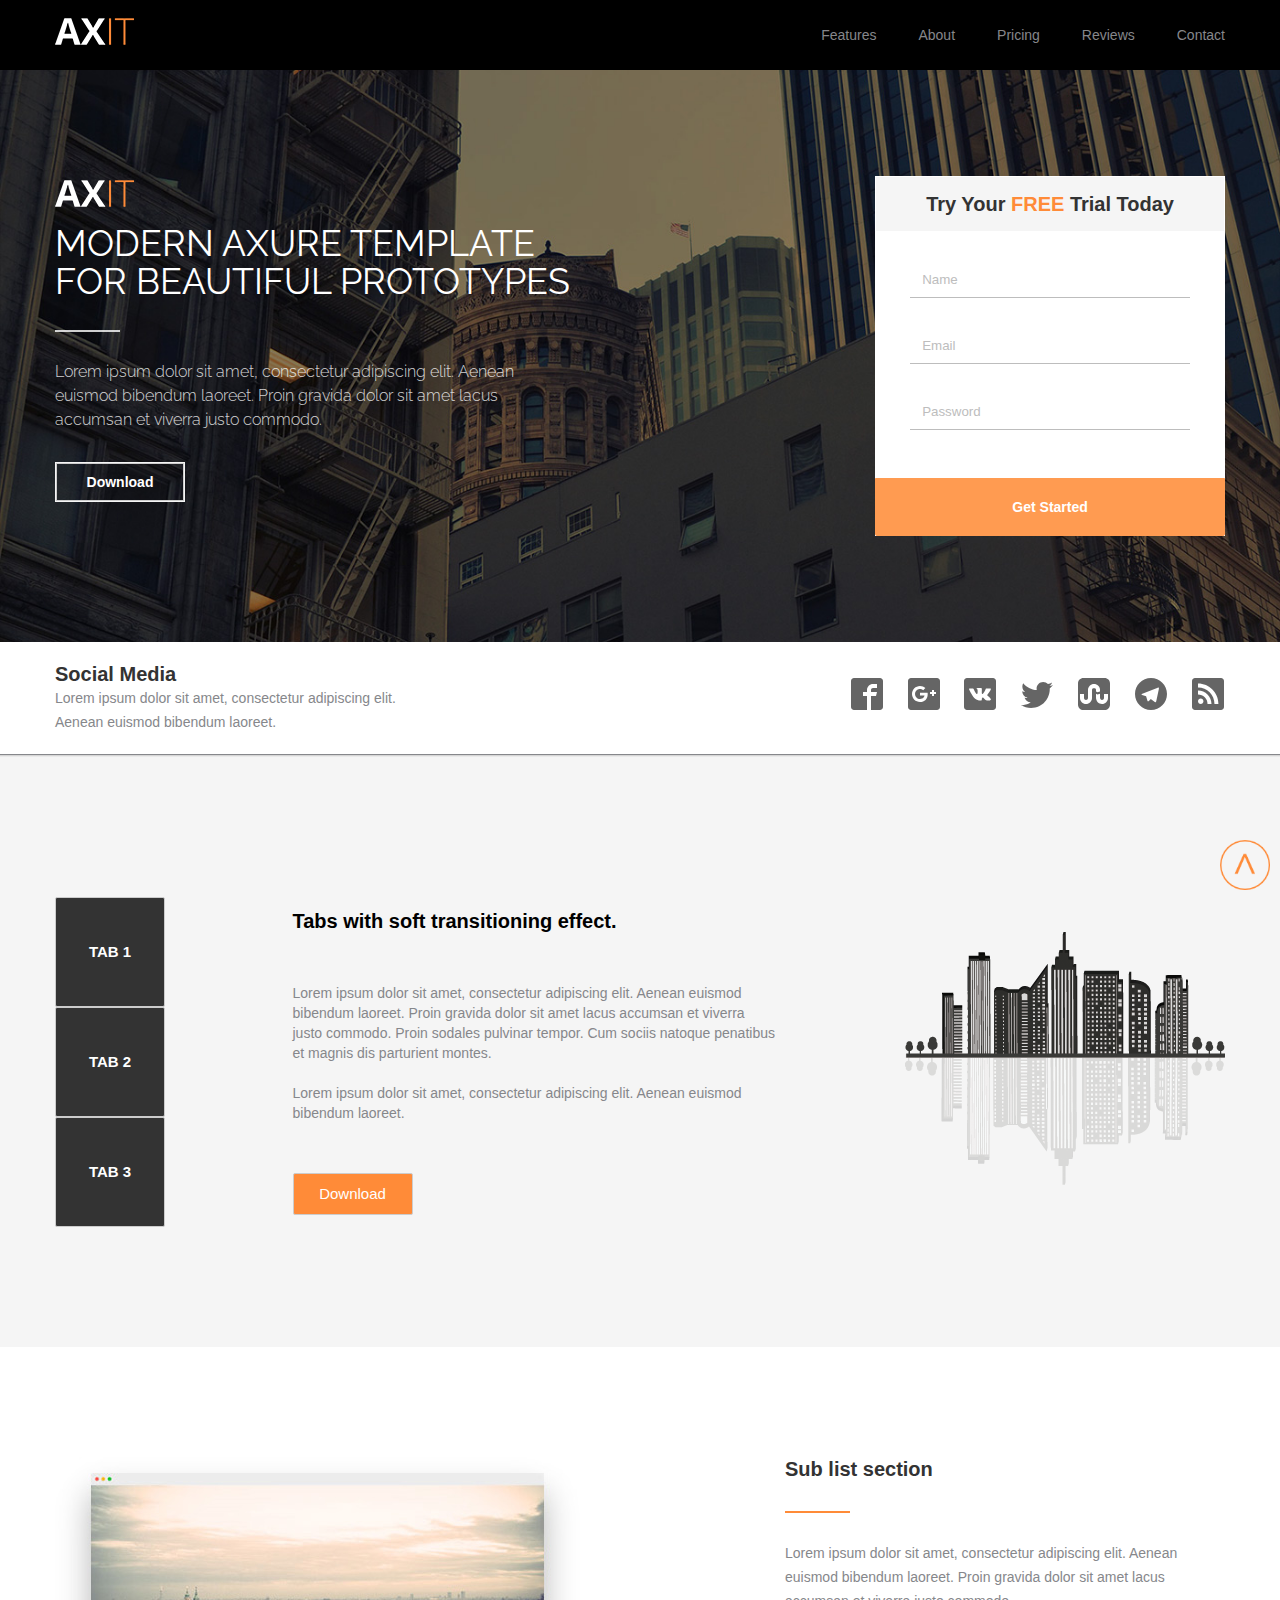
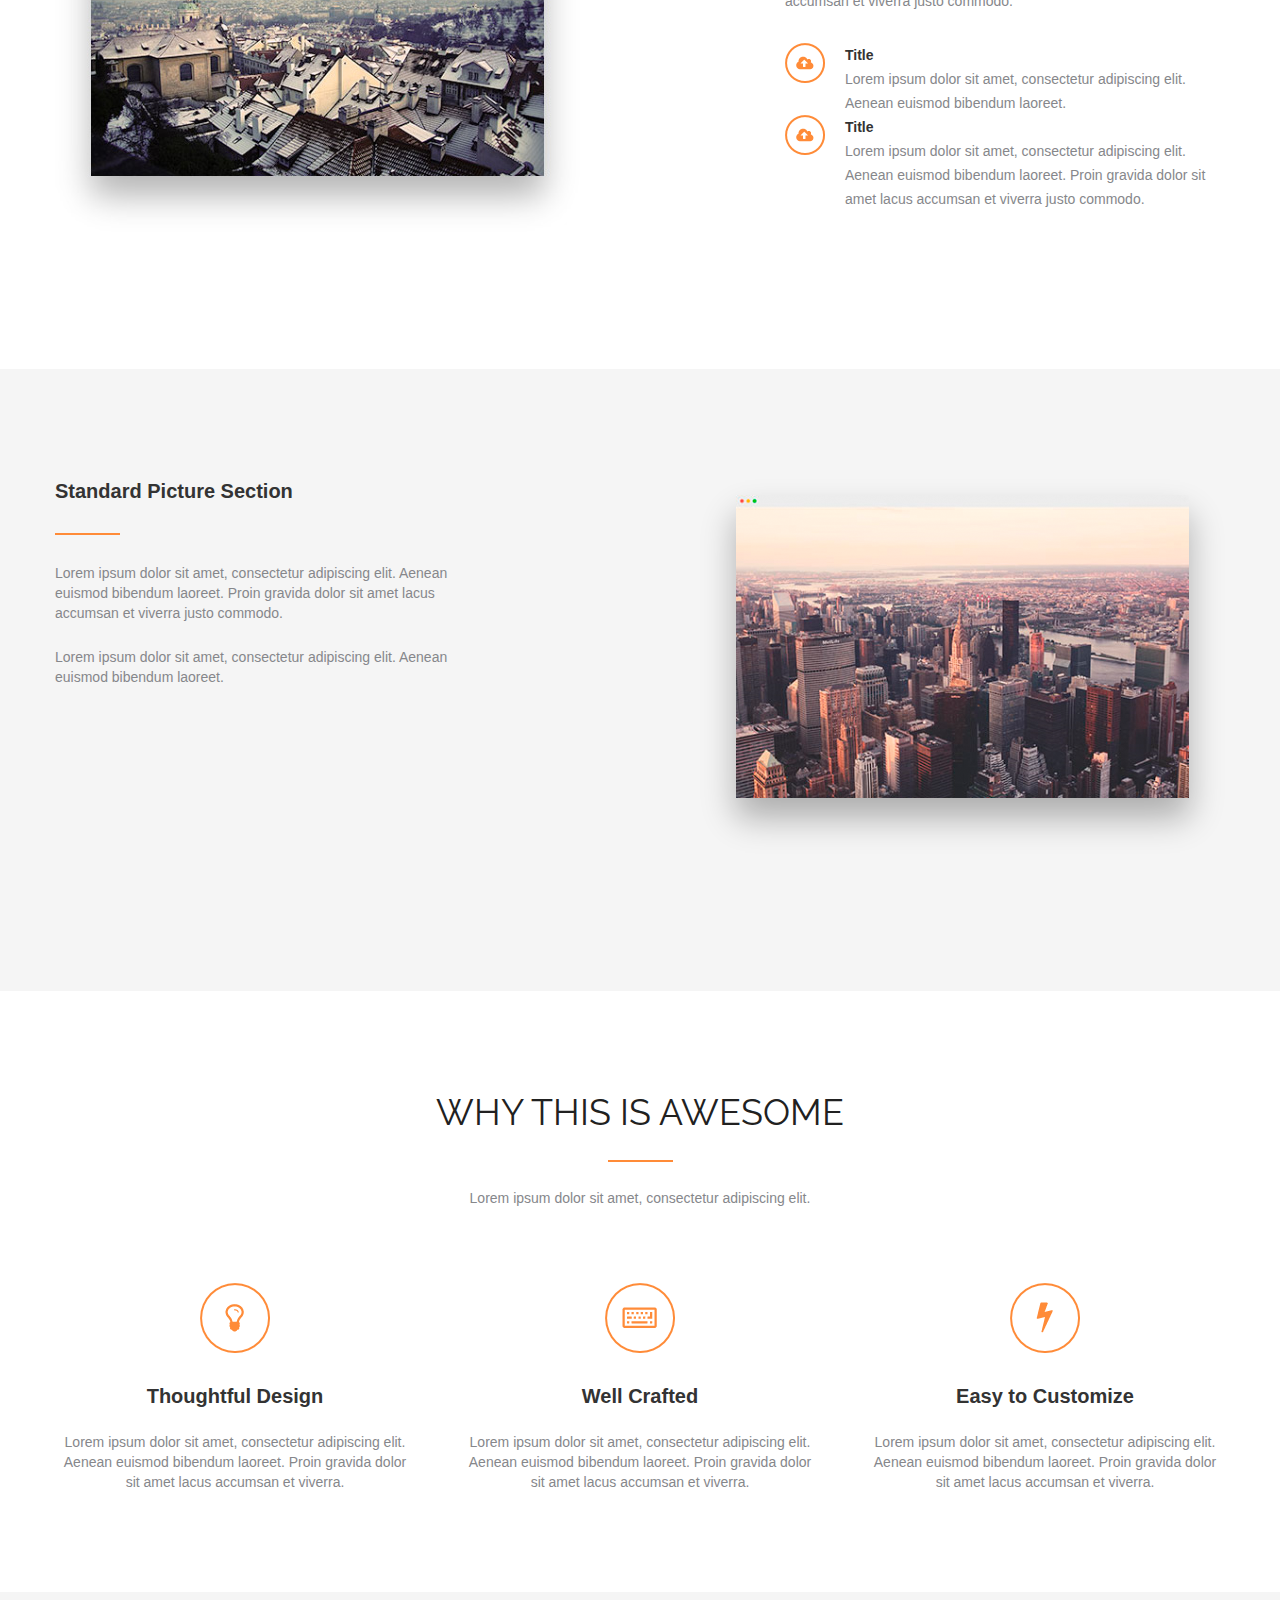
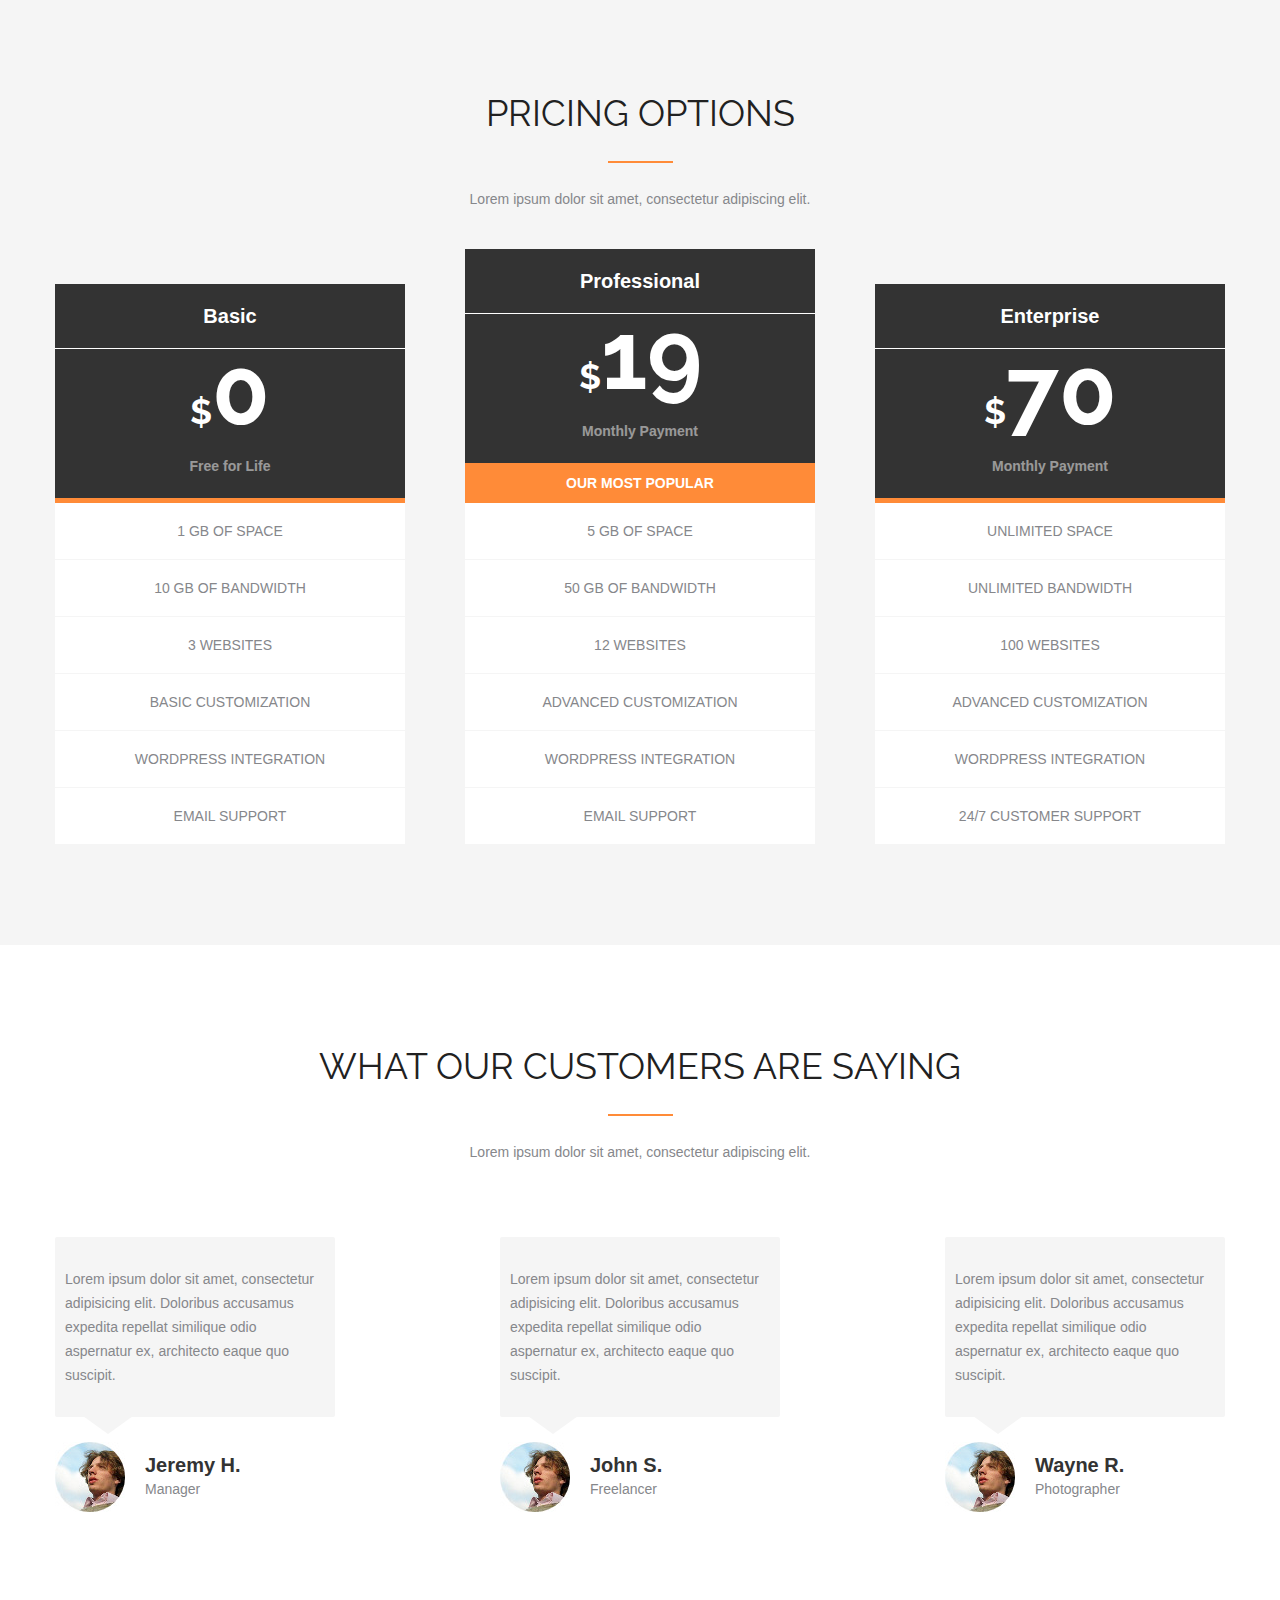
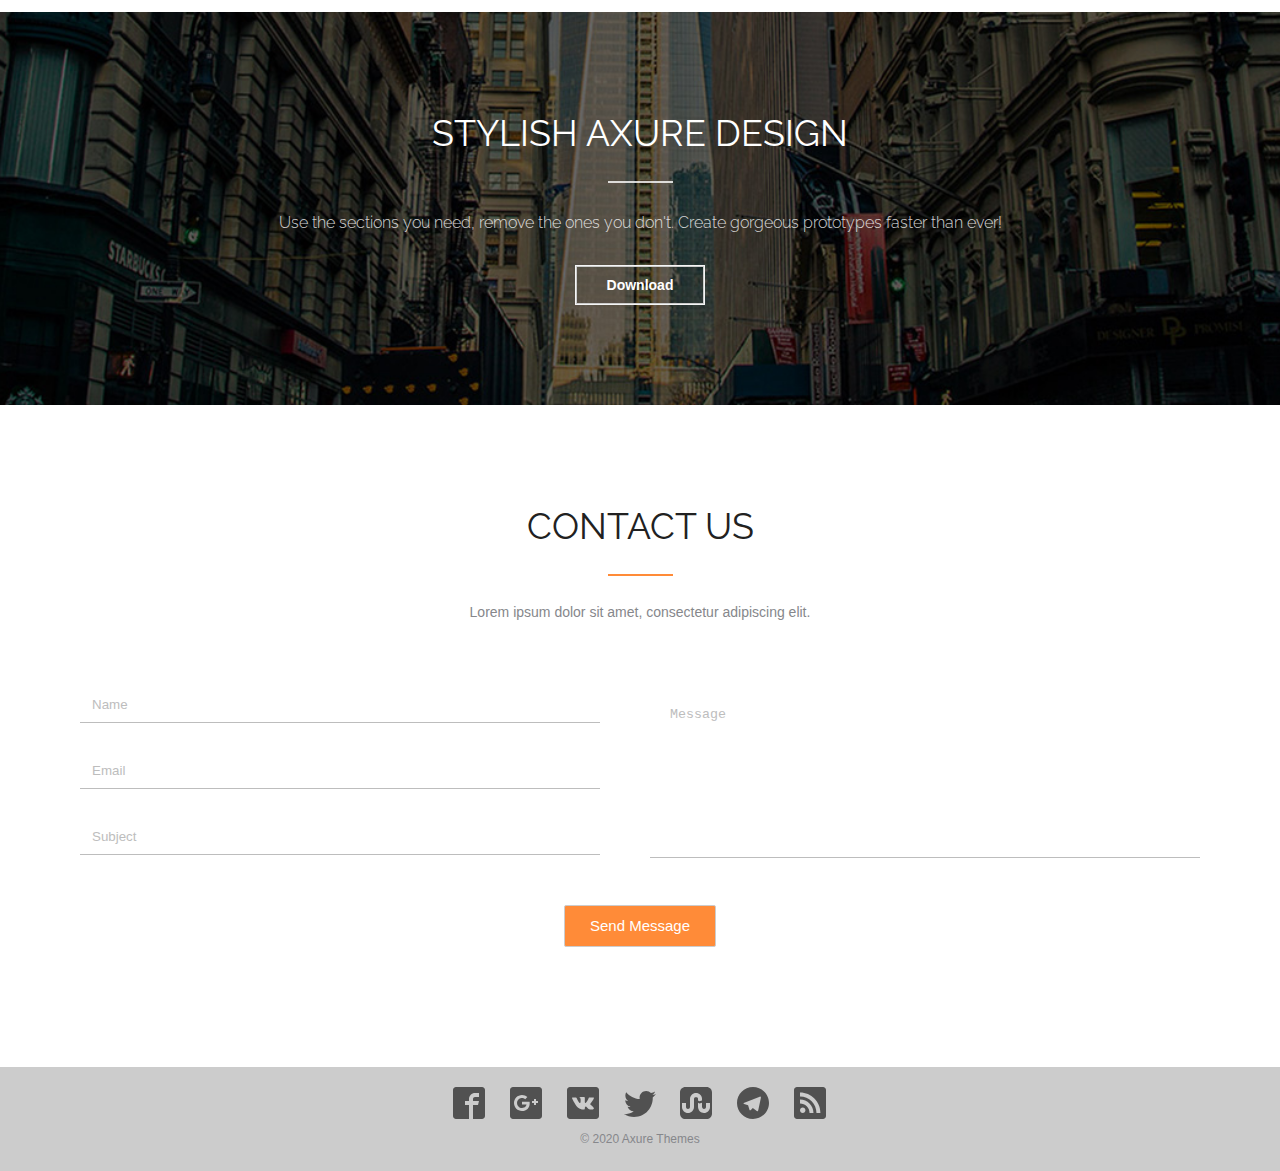
<file: axit/index.html>
<!DOCTYPE html>
<html lang="en">

<head>
  <meta charset="UTF-8">
  <meta name="viewport" content="width=device-width, initial-scale=1.0">
  <meta http-equiv="X-UA-Compatible" content="ie=edge">
  <title>AXIT</title>
  <link href="https://fonts.googleapis.com/css?family=Open+Sans:300,400,600,700|Raleway:300,400,700&display=swap"
    rel="stylesheet">
  <link rel="stylesheet" href="css/reset.css">
  <link rel="apple-touch-icon" sizes="180x180" href="/apple-touch-icon.png">
  <link rel="icon" type="image/png" sizes="32x32" href="/favicon-32x32.png">
  <link rel="icon" type="image/png" sizes="16x16" href="/favicon-16x16.png">
  <link rel="manifest" href="/site.webmanifest">
  <link rel="stylesheet" href="css/style.css">
  <link rel="stylesheet" href="css/media.css">
</head>

<body>
  <section class="navbar">
    <div class="container">
      <div class="navbar__inner">
        <div class="navbar__logo">
          <a href="#"><img src="img/logo.png" alt=""></a>
        </div>
        <nav class="nav-menu">
          <div class="menu__btn">
            <span></span>
          </div>
          <ul class="menu__list">
            <li><a href="#features">Features</a></li>
            <li><a href="#about">About</a></li>
            <li><a href="#pricing">Pricing</a></li>
            <li><a href="#reviews">Reviews</a></li>
            <li><a href="#contact">Contact</a></li>
          </ul>
        </nav>
      </div>
    </div>
  </section>
  <header class="header">
    <div class="container">
      <div class="header__inner">

        <div class="header__left-side">
          <div class="left-side__inner">
            <div class="header__logo">
              <a href="#"><img src="img/logo.png" alt=""></a>
            </div>
            <div class="img__title">
              MODERN AXURE TEMPLATE
              FOR BEAUTIFUL PROTOTYPES
            </div>
            <div class="line__left text__img">
              Lorem ipsum dolor sit amet, consectetur adipiscing elit. Aenean
              euismod bibendum laoreet. Proin gravida dolor sit amet lacus
              accumsan et viverra justo commodo.
            </div>

            <div class="btn">
              <a href="#">Download</a>
            </div>
          </div>
        </div>
        <div class="header__right-side">
          <form class="contact__form">
            <div class="right-side__title">
              Try Your <span>FREE</span> Trial Today
            </div>
            <div class="input__inner">
              <input type="text" placeholder="Name">
              <input type="text" placeholder="Email">
              <input type="text" placeholder="Password">
            </div>
            <div class="header__btn-link">
              <a href="#">Get Started</a>
            </div>
          </form>
        </div>
      </div>
    </div>
  </header>

  <section class="brand-bar">
    <div class="brand-bar__wrapper">
      <div class="container">
        <div class="brand-bar__container-inner">
          <div class="container-inner__box">
            <div class="brand-bar__social-title">
              Social Media
            </div>
            <div class="brand-bar__social-text">
              Lorem ipsum dolor sit amet, consectetur adipiscing elit.
              Aenean euismod bibendum laoreet.
            </div>
          </div>
          <div class="brand-bar__social-icon-box">
            <a href="#" class="facebook"></a>
            <a href="#" class="google-plus"></a>
            <a href="#" class="vk"></a>
            <a href="#" class="twitter"></a>
            <a href="#" class="stumbleupon"></a>
            <a href="#" class="telegram"></a>
            <a href="#" class="rss"></a>
          </div>
        </div>
      </div>
  </section>

  <section class="advantages">
    <div class="container">
      <div class="advantages__inner">
        <div class="advantages__tabs">
          <div class="tab tab-1">TAB 1</div>
          <div class="tab tab-2">TAB 2</div>
          <div class="tab tab-3">TAB 3</div>
        </div>

        <div class="advantages__tabs-info">
          <div class="tabs-info__title">
            Tabs with soft transitioning effect.
          </div>
          <div class="tabs-info__text">
            <p>Lorem ipsum dolor sit amet, consectetur adipiscing elit. Aenean euismod
              bibendum laoreet. Proin gravida dolor sit amet lacus accumsan et viverra
              justo commodo. Proin sodales pulvinar tempor. Cum sociis natoque
              penatibus et magnis dis parturient montes.</p>
            <p>Lorem ipsum dolor sit amet, consectetur adipiscing elit. Aenean euismod
              bibendum laoreet.</p>
          </div>
          <div class="info__btn">
            <a href="#">Download</a>
          </div>
        </div>

        <div class="advantages__tabs-img">
          <img src="img/content-image_right.png" alt="">
        </div>
      </div>
    </div>
  </section>

  <section class="feature-1" id="features">
    <div class="container">
      <div class="feature__wrapper">
        <div class="feature__img">
          <img src="img/content-image_left-1.jpg" alt="">
        </div>
        <div class="feature__content-inner">
          <div class="feature__content-title">
            Sub list section
          </div>
          <div class="line__left line__left--orange feature__content-text">
            Lorem ipsum dolor sit amet, consectetur adipiscing elit. Aenean
            euismod bibendum laoreet. Proin gravida dolor sit amet lacus
            accumsan et viverra justo commodo.
          </div>
          <div class="feature__content-info">
            <p>
              <div class="content-info__title">Title</div>
              Lorem ipsum dolor sit amet, consectetur adipiscing elit.
              Aenean euismod bibendum laoreet.
            </p>
            <p>
              <div class="content-info__title">Title</div>
              Lorem ipsum dolor sit amet, consectetur adipiscing elit.
              Aenean euismod bibendum laoreet. Proin gravida dolor
              sit amet lacus accumsan et viverra justo commodo.
            </p>
          </div>
        </div>
      </div>
    </div>
  </section>
  <section class="feature-2">
    <div class="container">
      <div class="feature__wrapper">
        <div class="feature__img--left">
          <img src="img/content-image_right-2.png" alt="">
        </div>
        <div class="feature__content-inner">
          <div class="feature__content-title">
            Standard Picture Section
          </div>
          <div class="line__left line__left--orange feature__content-text">
            <p>
              Lorem ipsum dolor sit amet, consectetur adipiscing elit. Aenean
              euismod bibendum laoreet. Proin gravida dolor sit amet lacus
              accumsan et viverra justo commodo.</p>
            <p>
              Lorem ipsum dolor sit amet, consectetur adipiscing elit. Aenean euismod
              bibendum laoreet.
            </p>
          </div>
        </div>
      </div>
    </div>
  </section>

  <section class="our-process" id="about">
    <div class="container">
      <div class="our-process__wrapper">
        <div class="commercial">
          <div class="commercial__title">
            WHY THIS IS AWESOME
          </div>
          <p class="commercial__subtitle">
            Lorem ipsum dolor sit amet, consectetur adipiscing elit.
          </p>
        </div>
        <div class="our-process__inner">
          <div class="our-process__item">
            <img src="img/icon-idea.png" alt="">
            <div class="our-process__title">
              Thoughtful Design
            </div>
            <div class="our-process__text">
              Lorem ipsum dolor sit amet, consectetur adipiscing
              elit. Aenean euismod bibendum laoreet. Proin gravida
              dolor sit amet lacus accumsan et viverra.
            </div>
          </div>
          <div class="our-process__item">
            <img src="img/icon-bord.png" alt="">
            <div class="our-process__title">
              Well Crafted
            </div>
            <div class="our-process__text">
              Lorem ipsum dolor sit amet, consectetur adipiscing
              elit. Aenean euismod bibendum laoreet. Proin gravida
              dolor sit amet lacus accumsan et viverra.
            </div>
          </div>
          <div class="our-process__item">
            <img src="img/icon-power.png" alt="">
            <div class="our-process__title">
              Easy to Customize
            </div>
            <div class="our-process__text">
              Lorem ipsum dolor sit amet, consectetur adipiscing
              elit. Aenean euismod bibendum laoreet. Proin gravida
              dolor sit amet lacus accumsan et viverra.
            </div>
          </div>
        </div>
      </div>
    </div>
  </section>
  <section class="pricing" id="pricing">
    <div class="container">
      <div class="pricing__wrapper">
        <div class="commercial">
          <div class="commercial__title">
            PRICING OPTIONS
          </div>
          <p class="commercial__subtitle">
            Lorem ipsum dolor sit amet, consectetur adipiscing elit.
          </p>
        </div>
        <div class="pricing__inner">
          <div class="pricing__item">
            <div class="pricing__item-title">
              Basic
            </div>
            <div class="pricing__item-text">
              <span>$</span>0
              <div class="subtitle">
                Free for Life
              </div>
              <div class="subtitle__rating">
              </div>
            </div>
            <div class="pricing__item-info">
              <ul>
                <li>1 gb of space</li>
                <li>10 gb of bandwidth</li>
                <li>3 websites</li>
                <li>Basic Customization</li>
                <li>wordpress integration</li>
                <li>email support</li>
              </ul>
            </div>
          </div>
          <div class="pricing__item pricing__item--most-popular">
            <div class="pricing__item-title">
              Professional
            </div>
            <div class="pricing__item-text">
              <span>$</span>19
              <div class="subtitle">
                Monthly Payment
              </div>
              <div class="subtitle__rating subtitle__rating--most-popular">
                OUR MOST POPULAR
              </div>
            </div>
            <div class="pricing__item-info">
              <ul>
                <li>5 gb of space</li>
                <li>50 gb of bandwidth</li>
                <li>12 websites</li>
                <li>Advanced Customization</li>
                <li>wordpress integration</li>
                <li>email support</li>
              </ul>
            </div>
          </div>
          <div class="pricing__item">
            <div class="pricing__item-title">
              Enterprise
            </div>
            <div class="pricing__item-text">
              <span>$</span>70
              <div class="subtitle">
                Monthly Payment
              </div>
              <div class="subtitle__rating">
              </div>
            </div>
            <div class="pricing__item-info">
              <ul>
                <li>Unlimited space</li>
                <li>unlimited bandwidth</li>
                <li>100 websites</li>
                <li>Advanced Customization</li>
                <li>wordpress integration</li>
                <li>24/7 customer support</li>
              </ul>
            </div>
          </div>
        </div>
      </div>
    </div>
  </section>
  <section class="reviews" id="reviews">
    <div class="container">
      <div class="reviews__wrapper">
        <div class="commercial">
          <div class="commercial__title">
            WHAT OUR CUSTOMERS ARE SAYING
          </div>
          <p class="commercial__subtitle">
            Lorem ipsum dolor sit amet, consectetur adipiscing elit.
          </p>
        </div>
        <div class="reviews__inner">
          <div class="reviews__item">
            <div class="reviews__item-text-box">
              Lorem ipsum dolor sit amet,
              consectetur adipisicing elit. Doloribus
              accusamus expedita repellat similique
              odio aspernatur ex, architecto eaque
              quo suscipit.
            </div>
            <div class="reviews__item-author">
              <img src="img/avatar.jpg" alt="">
              <div class="item-author__info">
                <div class="info-author__name">
                  Jeremy H.
                </div>
                <div class="info-author__position">
                  Manager
                </div>
              </div>
            </div>
          </div>
          <div class="reviews__item">
            <div class="reviews__item-text-box">
              Lorem ipsum dolor sit amet,
              consectetur adipisicing elit. Doloribus
              accusamus expedita repellat similique
              odio aspernatur ex, architecto eaque
              quo suscipit.
            </div>
            <div class="reviews__item-author">
              <img src="img/avatar.jpg" alt="">
              <div class="item-author__info">
                <div class="info-author__name">
                  John S.
                </div>
                <div class="info-author__position">
                  Freelancer
                </div>
              </div>
            </div>
          </div>
          <div class="reviews__item">
            <div class="reviews__item-text-box">
              Lorem ipsum dolor sit amet,
              consectetur adipisicing elit. Doloribus
              accusamus expedita repellat similique
              odio aspernatur ex, architecto eaque
              quo suscipit.
            </div>
            <div class="reviews__item-author">
              <img src="img/avatar.jpg" alt="">
              <div class="item-author__info">
                <div class="info-author__name">
                  Wayne R.
                </div>
                <div class="info-author__position">
                  Photographer
                </div>
              </div>
            </div>
          </div>
        </div>
      </div>
    </div>
  </section>
  <section class="contact-banner">
    <div class="container">
      <div class="commercial">
        <div class="commercial__title commercial__title--white">
          STYLISH AXURE DESIGN
        </div>
        <p class="text__img line__left line__left--center">
          Use the sections you need, remove the ones you don't. Create gorgeous prototypes faster than ever!
        </p>
        <div class="btn btn__center">
          <a href="#">Download</a>
        </div>
      </div>
    </div>
  </section>
  <footer class="footer" id="contact">
    <div class="container">
      <div class="footer__wrapper">
        <div class="commercial">
          <div class="commercial__title">
            CONTACT US
          </div>
          <p class="commercial__subtitle">
            Lorem ipsum dolor sit amet, consectetur adipiscing elit.
          </p>
        </div>
      </div>
      <div class="footer__inner">
        <div class="footer__left-side">
          <form class="contact__form">
            <input type="text" placeholder="Name">
            <input type="text" placeholder="Email">
            <input type="text" placeholder="Subject">
          </form>
        </div>
        <div class="footer__right-side">
          <label>
            <textarea placeholder="Message"></textarea>
          </label>
        </div>
      </div>
      <div class="info__btn info__btn--center">
        <a href="#">Send Message</a>
      </div>
  </footer>
  <section class="brand-bar__down">
    <div class="brand-bar__social-icon-box brand-bar__social-icon-box--down">
      <a href="#" class="facebook"></a>
      <a href="#" class="google-plus"></a>
      <a href="#" class="vk"></a>
      <a href="#" class="twitter"></a>
      <a href="#" class="stumbleupon"></a>
      <a href="#" class="telegram"></a>
      <a href="#" class="rss"></a>
    </div>
    <div class="copiright">
      © 2020 Axure Themes
    </div>
  </section>
<script src="https://ajax.googleapis.com/ajax/libs/jquery/3.4.1/jquery.min.js"></script>
<script src="js/main.js"></script>
<div id="toTop"></div>
</body>

</html>
</file>
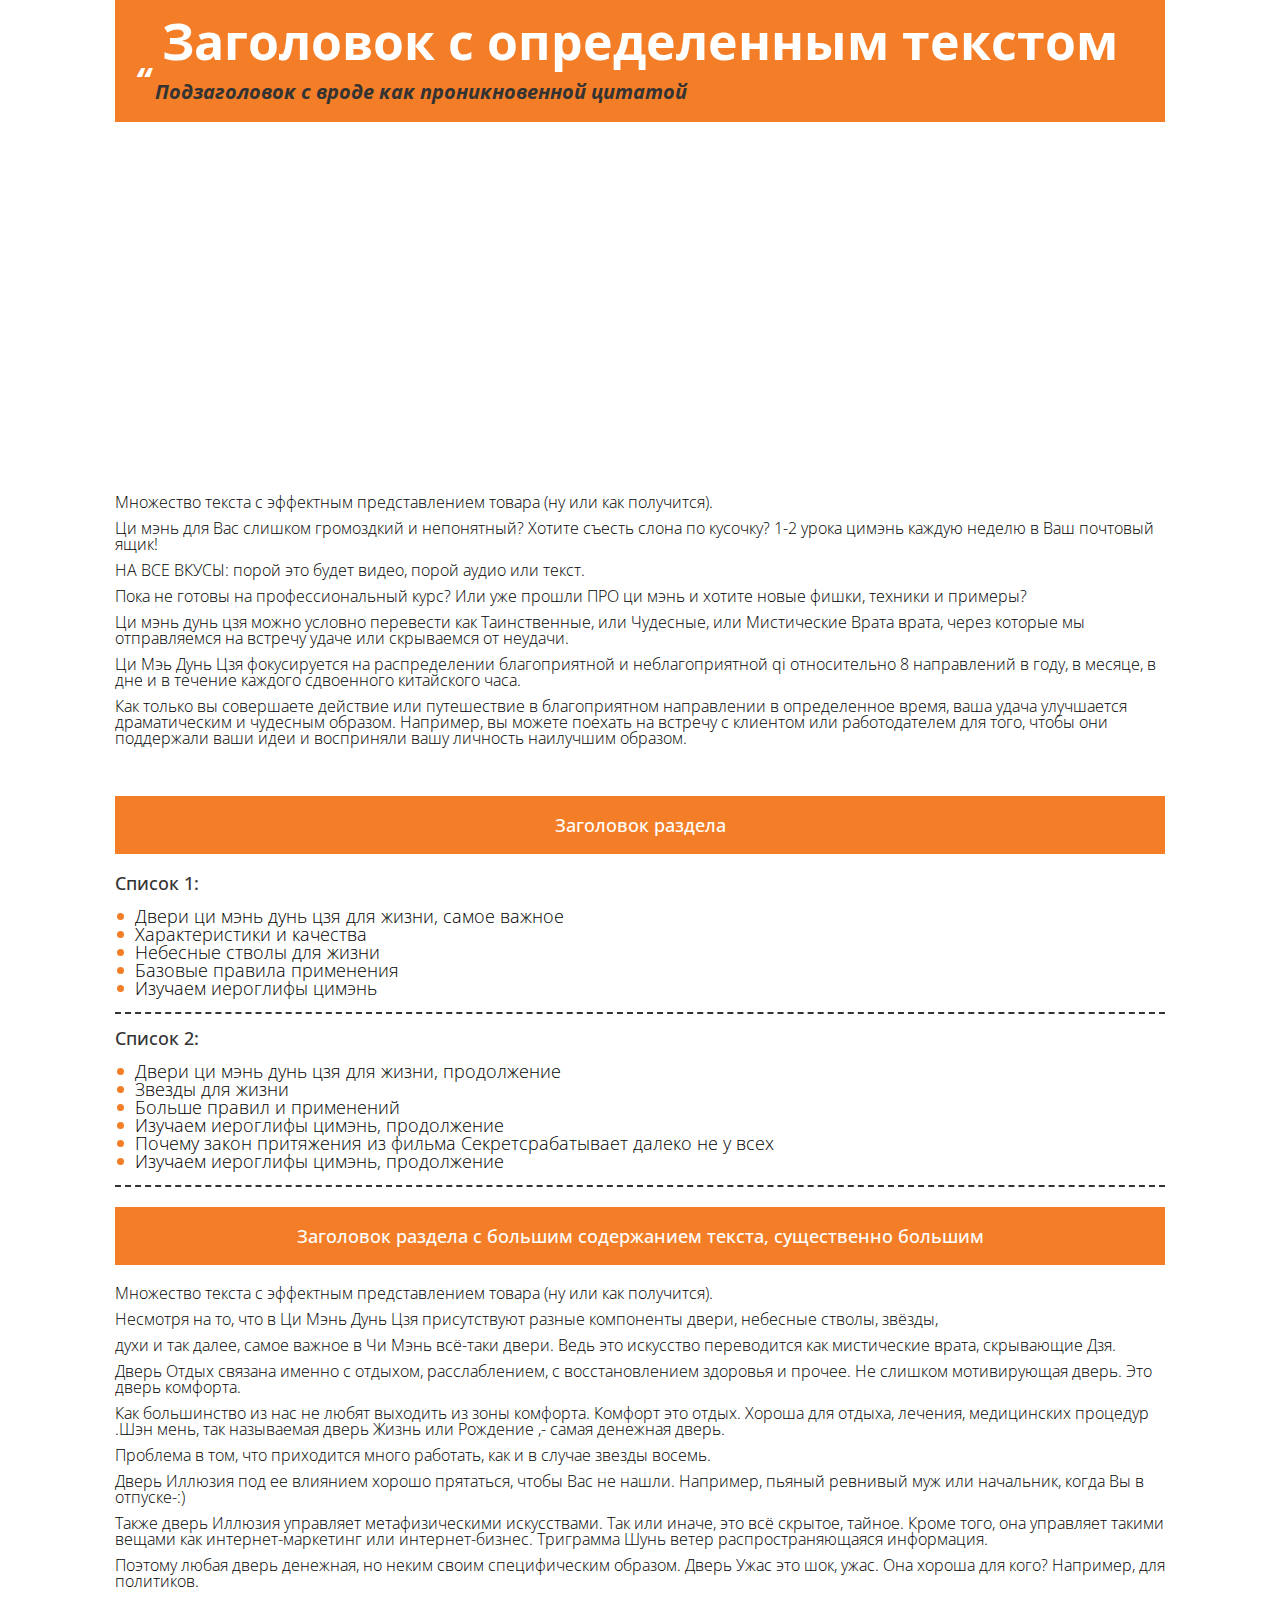
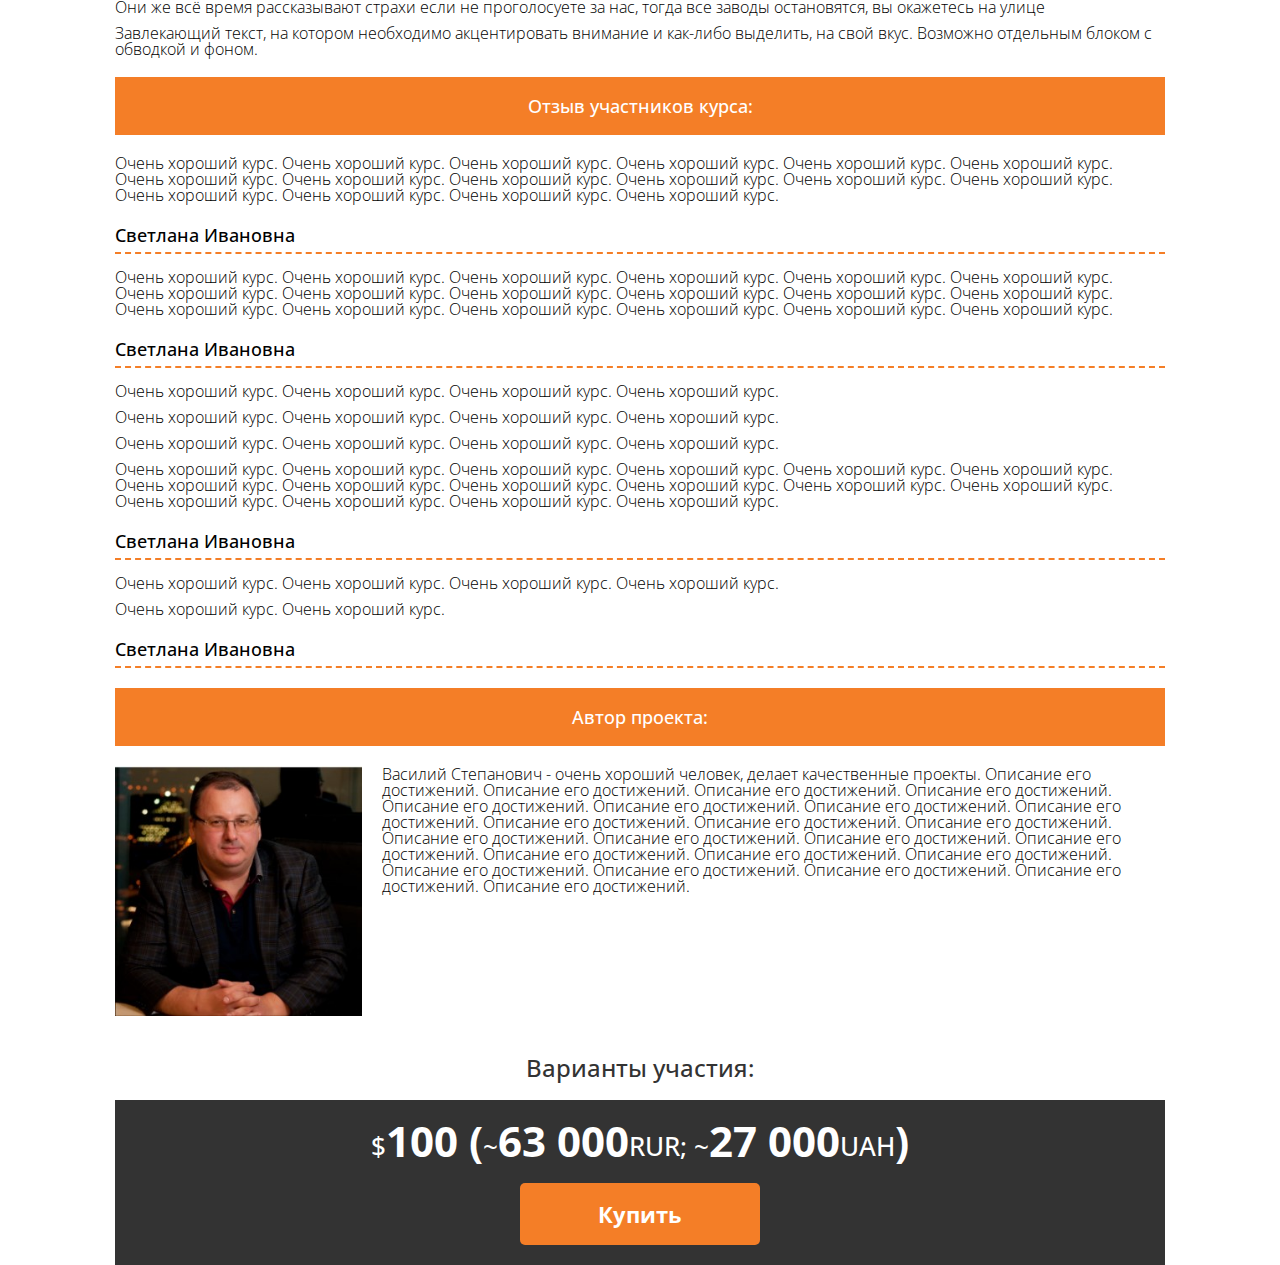
<file: coaching/index.html>
<!DOCTYPE html>
<html lang="en">

<head>
  <meta charset="UTF-8">
  <meta name="viewport" content="width=device-width, initial-scale=1.0">
  <meta http-equiv="X-UA-Compatible" content="ie=edge">
  <title>Коучинг</title>
  <link rel="stylesheet" href="https://fonts.googleapis.com/css?family=Open+Sans:300,400,500,700&subset=cyrillic">
  <link rel="stylesheet" href="css/reset.css">
  <link rel="stylesheet" href="css/style.css">
</head>

<body>
  <header class="header">
    <div class="container">
      <div class="header__inner">
        <div class="content__main-title">Заголовок с определенным текстом</div>
        <div class="sub__title">Подзаголовок с вроде как проникновенной цитатой</div>
      </div>
  </header>


  <div class="content__video">
    <div class="container">
      <iframe src="https://www.youtube.com/embed/5dsGWM5XGdg" frameborder="0"
        allow="accelerometer; autoplay; encrypted-media; gyroscope; picture-in-picture" allowfullscreen></iframe>
    </div>

    <article class="content">
      <div class="container">
        <div class="content__inner">
          <p>Множество текста с эффектным представлением товара (ну или как получится).</p>
          <p>Ци мэнь для Вас слишком громоздкий и непонятный? Хотите съесть слона по кусочку? 1-2 урока цимэнь
            каждую неделю в Ваш почтовый ящик!</p>
          <p>НА ВСЕ ВКУСЫ: порой это будет видео, порой аудио или текст.</p>
          <p>Пока не готовы на профессиональный курс? Или уже прошли ПРО ци мэнь и хотите новые фишки, техники и
            примеры?
          </p>
          <p>Ци мэнь дунь цзя можно условно перевести как Таинственные, или Чудесные, или Мистические Врата врата,
            через которые мы отправляемся на встречу удаче или скрываемся от неудачи.</p>
          <p>Ци Мэь Дунь Цзя фокусируется на распределении благоприятной и неблагоприятной
            qi относительно 8 направлений в году, в месяце, в дне и в течение каждого сдвоенного китайского часа.
          </p>
          <p>Как только вы совершаете действие или путешествие в благоприятном направлении в
            определенное время, ваша удача улучшается драматическим и чудесным образом. Например, вы можете поехать на
            встречу с клиентом или работодателем для того, чтобы они поддержали ваши идеи и восприняли вашу личность
            наилучшим образом.</p>
        </div>
      </div>
    </article>
    <article class="content">
      <div class="container">
        <div class="content__title">Заголовок раздела</div>
        <div class="container__list-title">Список 1:</div>
        <ul class="container__list">
          <li> Двери ци мэнь дунь цзя для жизни, самое
            важное</li>
          <li> Характеристики и качества</li>
          <li> Небесные стволы для жизни</li>
          <li> Базовые правила применения</li>
          <li> Изучаем иероглифы цимэнь</li>
        </ul>
        <div class="container__list-title">Список 2:</div>
        <ul class="container__list">
          <li> Двери ци мэнь дунь цзя для жизни,
            продолжение</li>
          <li> Звезды для жизни</li>
          <li> Больше правил и применений</li>
          <li> Изучаем иероглифы цимэнь, продолжение</li>
          <li> Почему закон притяжения из фильма
            Секретсрабатывает далеко не у всех</li>
          <li> Изучаем иероглифы цимэнь, продолжение</li>
        </ul>
        <h2 class="content__title">Заголовок раздела с большим содержанием текста, существенно большим</h2>
        <p>Множество текста с эффектным представлением товара (ну или как
          получится).</p>

        <p>Несмотря на то, что в Ци Мэнь Дунь Цзя присутствуют разные компоненты
          двери, небесные стволы, звёзды,</p>
        <p>духи и так далее, самое важное в Чи Мэнь всё-таки двери. Ведь это искусство
          переводится как мистические врата, скрывающие Дзя.</p>
        <p>Дверь Отдых связана именно с отдыхом, расслаблением, с восстановлением здоровья
          и прочее. Не слишком мотивирующая дверь. Это дверь комфорта.</p>
        <p>Как большинство из нас не любят выходить из зоны комфорта. Комфорт это
          отдых. Хороша для отдыха, лечения, медицинских процедур .Шэн мень, так называемая дверь Жизнь
          или Рождение ,- самая денежная дверь.</p>
        <p>Проблема в том, что приходится много работать, как и в случае звезды
          восемь.</p>
        <p>Дверь Иллюзия под ее влиянием хорошо прятаться, чтобы Вас
          не нашли. Например, пьяный ревнивый муж или начальник, когда Вы в отпуске-:)</p>
        <p>Также дверь Иллюзия управляет метафизическими искусствами. Так или иначе, это
          всё скрытое, тайное. Кроме того, она управляет такими вещами как интернет-маркетинг или интернет-бизнес.
          Триграмма Шунь ветер распространяющаяся информация.</p>
        <p>Поэтому любая дверь денежная, но неким своим специфическим образом. Дверь Ужас
          это шок, ужас. Она хороша для кого? Например, для политиков.</p>
        <p>Они же всё время рассказывают страхи если не проголосуете за нас, тогда
          все заводы остановятся, вы окажетесь на улице</p>
        <div class="content__advantages">
          <p>Завлекающий текст, на котором необходимо акцентировать внимание и как-либо выделить, на свой вкус. Возможно
            отдельным блоком с обводкой и фоном.</p>
        </div>
      </div>
    </article>

    <div class="reviews">
      <div class="container">
        <div class="reviews__inner">
          <h3 class="reviews__title">Отзыв участников курса:</h3>
          <p>Очень хороший курс. Очень хороший курс. Очень хороший курс. Очень хороший
            курс. Очень хороший курс. Очень хороший курс. Очень хороший курс. Очень хороший курс. Очень хороший курс.
            Очень хороший курс. Очень хороший курс. Очень хороший курс. Очень хороший курс. Очень хороший курс. Очень
            хороший курс. Очень хороший курс.</p>
          <div class="reviews__author">Светлана Ивановна</div>
          <p>Очень хороший курс. Очень хороший курс. Очень хороший курс. Очень хороший
            курс. Очень хороший курс. Очень хороший курс. Очень хороший курс. Очень хороший курс. Очень хороший курс.
            Очень хороший курс. Очень хороший курс. Очень хороший курс. Очень хороший курс. Очень хороший курс. Очень
            хороший курс. Очень хороший курс. Очень хороший курс. Очень хороший курс.</p>
          <div class="reviews__author">Светлана Ивановна</div>
          <p>Очень хороший курс. Очень хороший курс. Очень хороший курс. Очень хороший
            курс.</p>
          <p>Очень хороший курс. Очень хороший курс. Очень хороший курс. Очень хороший
            курс.</p>
          <p>Очень хороший курс. Очень хороший курс. Очень хороший курс. Очень хороший
            курс.</p>
          <p>Очень хороший курс. Очень хороший курс. Очень хороший курс. Очень хороший
            курс. Очень хороший курс. Очень хороший курс. Очень хороший курс. Очень хороший курс. Очень хороший курс.
            Очень хороший курс. Очень хороший курс. Очень хороший курс. Очень хороший курс. Очень хороший курс. Очень
            хороший курс. Очень хороший курс.</p>
          <div class="reviews__author">Светлана Ивановна</div>
          <p>Очень хороший курс. Очень хороший курс. Очень хороший курс. Очень хороший
            курс.</p>
          <p>Очень хороший курс. Очень хороший курс.</p>
          <div class="reviews__author">Светлана Ивановна</div>
        </div>
      </div>
    </div>

    <div class="author">
      <div class="container">
        <h2 class="content__title">Автор проекта:</h2>

        <div class="author__block">
          <img src="img/author.jpg" alt="Василий Степанович">
          Василий Степанович - очень хороший человек, делает качественные проекты. Описание его достижений. Описание его
          достижений. Описание его достижений. Описание его достижений. Описание его достижений. Описание его
          достижений.
          Описание его достижений. Описание его достижений. Описание его достижений. Описание его достижений. Описание
          его
          достижений. Описание его достижений. Описание его достижений. Описание его достижений. Описание его
          достижений.
          Описание его достижений. Описание его достижений. Описание его достижений. Описание его достижений. Описание
          его
          достижений. Описание его достижений. Описание его достижений. Описание его достижений.
        </div>
      </div>
    </div>

    <section class="price">
      <div class="container">
        <div class="price__inner">
          <h2 class="content__title content__title--white">Варианты участия:
          </h2>
          <div class="price__block">
            <span>$</span>100
            (<span> ~ </span> 63 000 <span> RUR; ~ </span>27 000 <span> UAH</span>)
          </div>
          <div class="price__block-btn">
            <a href="#" class="price__btn">Купить</a>
          </div>
        </div>
      </div>
    </section>



  </div>
  </div>
</body>

</html>
</file>
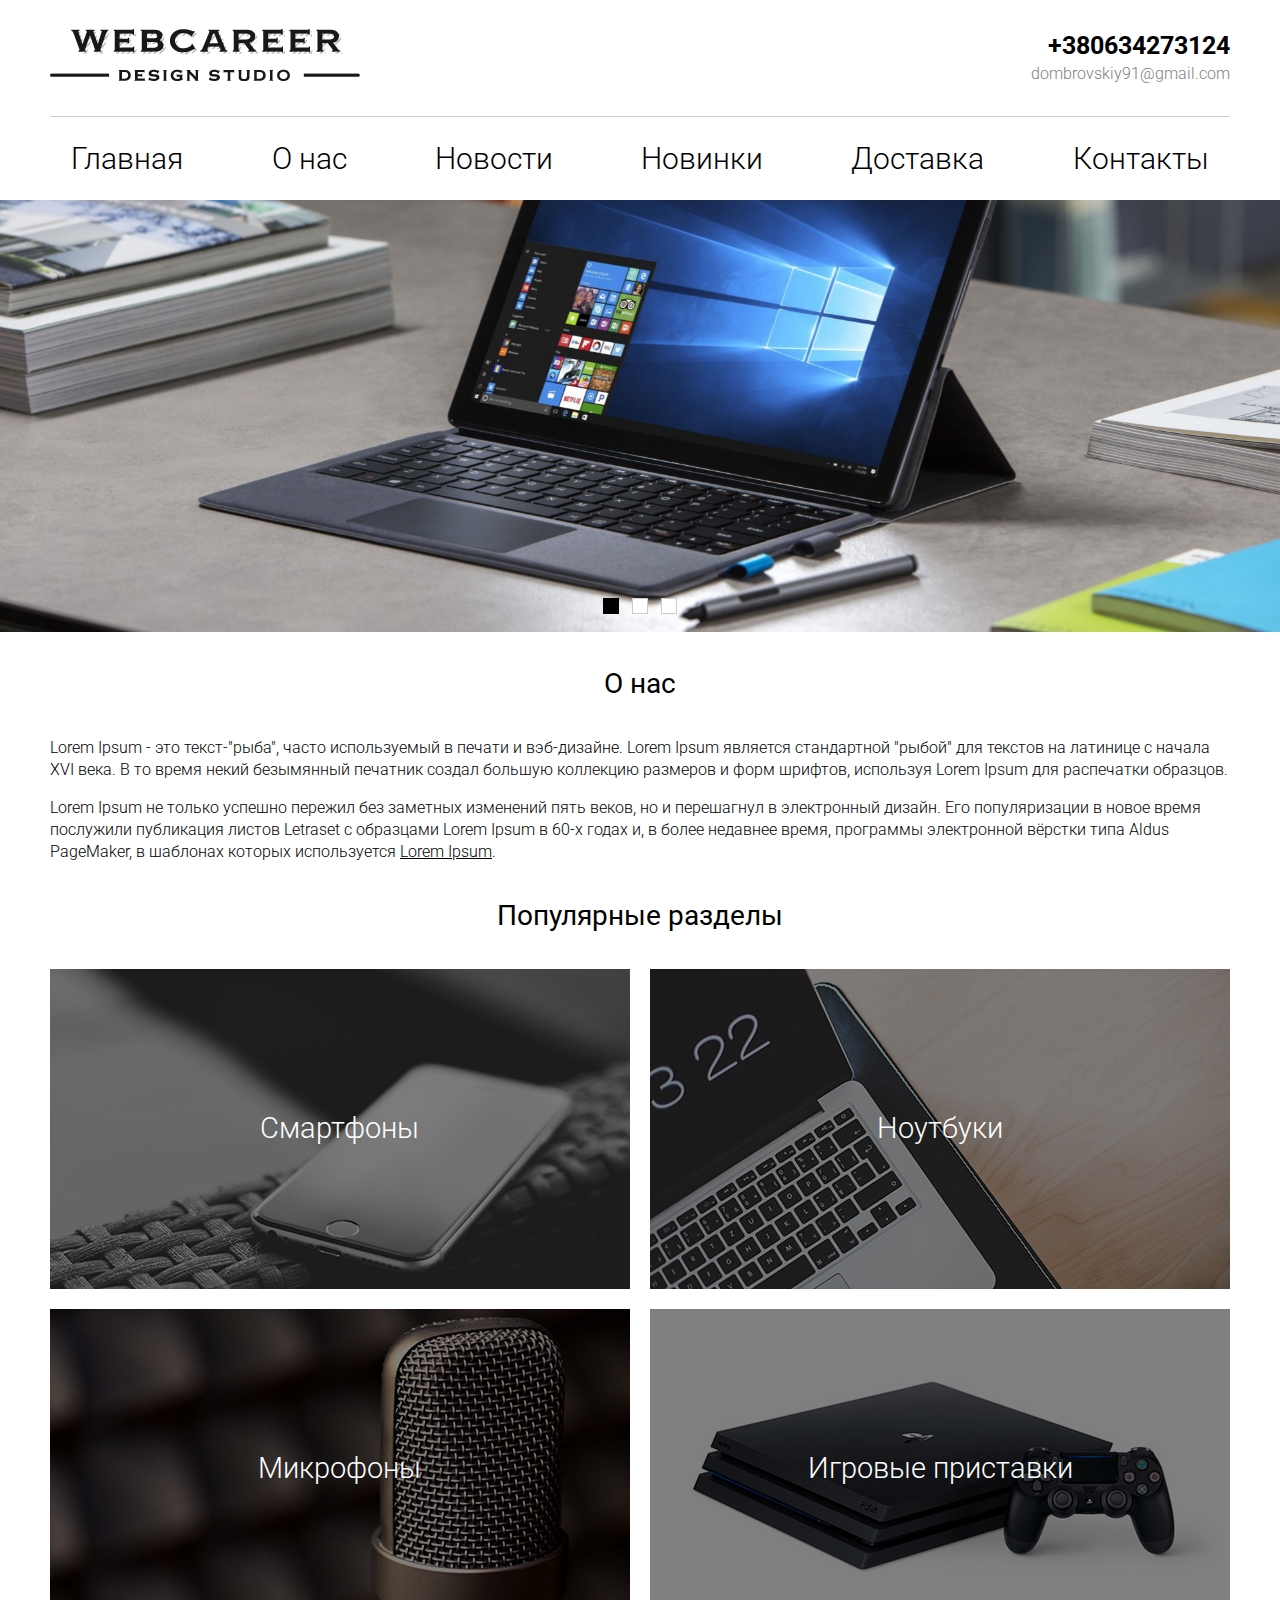
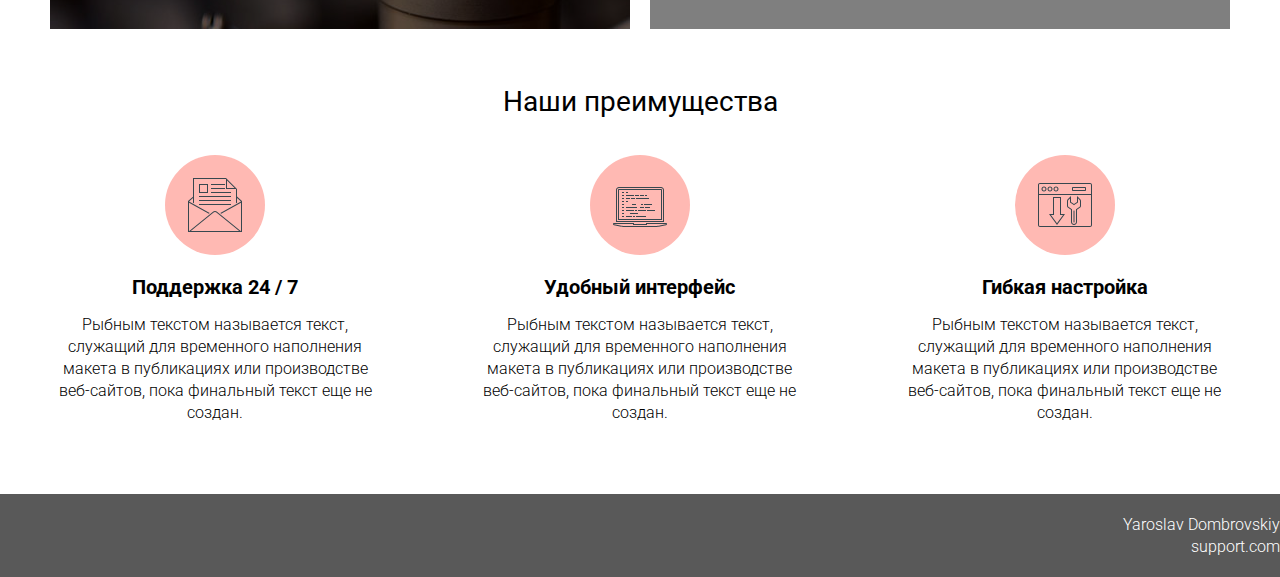
<file: it/index.html>
<!DOCTYPE html>
 <html lang="ru">

 <head>

 	<meta charset="UTF-8">
 	<meta name = "viewport" content="width=device-width, initial-scale=1">
  	<title> Первый сайт</title>
 	<link href="https://fonts.googleapis.com/css?family=Roboto:300,400,700&amp;subset=cyrillic" rel="stylesheet">
 	<link rel="stylesheet" href="lib/owlcarousel/owl.carousel.min.css">
 	<link rel="stylesheet" href="style.css">
 	<link rel="stylesheet" href="css/responsive.css">

 </head>
 <body class="page">
		<div class="page__row">
			<div class="page__cell">
				<header class="header">
					<div class="header__logo">
						<a href="#" class="logo">
							<img class="logo__picture" src="images/logo.png" alt="">
						</a>
					</div>

 					

 				<div class="header__contact">
					<div class="header__phone-number">

 					<a href= "tel:+380634273124" class ="phone-number">+380634273124</a>
				</div>

					<div class="header__email-address">
						<a href="dombrovskiy91@gmail.com" 
						class="email-address">
						dombrovskiy91@gmail.com</a>
					</div>
 				</div>	


 			</header>


 		

 			</div>
		<div class="page__row">
			<div class="page__cell">
				<nav class= "nav">
					<div class="nav__btn">
						<button data-target="#nav-main" type="button" class="btn-nav">
							
							<span class="btn-nav__line"></span>
							<span class="btn-nav__line"></span>
							<span class="btn-nav__line"></span>

						</button>
					</div>
					<ul class="nav__list" id = "nav-main">
						<li class="nav__item">
							<a href="#" class="nav__link link">
								Главная 

							</a>
						</li>
							<li class="nav__item">
							<a href="#" class="nav__link link">
								О нас
							</a>
						</li>
							<li class="nav__item">
							<a href="#" class="nav__link link">
								Новости 
								
							</a>

							<li class="nav__item">
							<a href="#" class="nav__link link">
								Новинки 
								
							</a>
						</li>

							<li class="nav__item">
							<a href="#" class="nav__link link">
								Доставка 
								
							</a>
						
						</li>
						<li class="nav__item">
							<a href="#" class="nav__link link">
								Контакты  
								
							</a>
						</li>
					</ul>
				</nav>
			</div>
		</div>

		
		<div class="page__row">
			<div class="owl-carousel slider">
			<div class="slider__item" style="background-image: url(images/slide.jpg)"></div>
			<div class="slider__item" style="background-image: url(images/slide.jpg)"></div>
			<div class="slider__item" style="background-image: url(images/slide.jpg)"></div>
			</div>

 		</div>


		<div class = "page__row">
			<div class="page__cell">
				<section class="section">
					<h2 class="headline"> О нас	</h2>
					
					<p>Lorem Ipsum - это текст-"рыба", часто используемый в печати и вэб-дизайне. Lorem Ipsum является стандартной "рыбой" для текстов на латинице с начала XVI века. В то время некий безымянный печатник создал большую коллекцию размеров и форм шрифтов, используя Lorem Ipsum для распечатки образцов.</p>
					<p>Lorem Ipsum не только успешно пережил без заметных изменений пять веков, но и перешагнул в электронный дизайн. Его популяризации в новое время послужили публикация листов Letraset с образцами Lorem Ipsum в 60-х годах и, в более недавнее время, программы электронной вёрстки типа Aldus PageMaker, в шаблонах которых используется <a class="link" href="#">Lorem Ipsum</a>.</p>
				</section>


				<section class="section">
					<h2 class = "headline">Популярные разделы</h2>

					<div class="grid">
						<div class="grid__item">
							<a href="#" class="grid__link"> 
								<img src="images/section-1.jpg" alt="picture1" class="grid__picture">
								<div class="grid__overlay">
									<div class="grid__text">
										Смартфоны 
									</div>
								</div>
								
							</a>
						</div>

							<div class="grid__item">
							<a href="#" class="grid__link"> 
								<img src="images/section-2.jpg" alt="picture2" class="grid__picture">
								<div class = "grid__overlay">
									<div class="grid__text">
										Ноутбуки  
									</div>
								</div>
								
							</a>
						</div>

							<div class="grid__item">
							<a href="#" class="grid__link"> 
								<img src="images/section-3.jpg" alt="picture3" class="grid__picture">
								<div class = "grid__overlay">
									<div class="grid__text">
										Микрофоны 
									</div>
								</div>
								
							</a>
						</div>

							<div class="grid__item">
							<a href="#" class="grid__link"> 
								<img src="images/section-4.jpg" alt="picture4" class="grid__picture">
								<div class = "grid__overlay">
									<div class="grid__text">
										Игровые приставки 
									</div>
								</div>
								
							</a>
						</div>
					
					</div>
				</section>

				<section class="section">
					<h2 class = "headline">
						Наши преимущества
					</h2>
					<div class="advantage">
						<div class="advantage__item">
							<span class="icon-circle
							advantage__icon">
								<img src="images/advantage-1.svg" alt="icon1" 
								class="icon-circle__picture">
							</span>
							<h3 class="advantage__headline"> Поддержка 24 / 7</h3>
							<div class="advantage__description">
								Рыбным текстом называется текст, служащий для временного наполнения макета в публикациях или производстве веб-сайтов, пока финальный текст еще не создан.
							</div>
						</div>
							<div class="advantage__item">
							<span class="icon-circle
							advantage__icon">
								<img src="images/advantage-2.svg" alt="icon2" 
								class="icon-circle__picture">
							</span>
							<h3 class="advantage__headline"> Удобный интерфейс</h3>
							<div class="advantage__description">
								Рыбным текстом называется текст, служащий для временного наполнения макета в публикациях или производстве веб-сайтов, пока финальный текст еще не создан.
							</div>
						</div>
							<div class="advantage__item">
							<span class="icon-circle
							advantage__icon">
								<img src="images/advantage-3.svg" alt="icon3" 
								class="icon-circle__picture">
							</span>
							<h3 class="advantage__headline"> Гибкая настройка</h3>
							<div class="advantage__description">
								Рыбным текстом называется текст, служащий для временного наполнения макета в публикациях или производстве веб-сайтов, пока финальный текст еще не создан.
							</div>
						</div>
					</div>
				</section>
			</div>
		</div>

		<div class="page__row page__row--footer">
			<div class="page cell">
				<footer class="footer">
					<div class="footer__copyright">
						 Yaroslav Dombrovskiy <br>
						 <a class="footer__link" href="https://www.google.com/"
						 >support.com</a>
					</div>
				</footer>
			</div>
		</div>	






 



<script src="https://ajax.googleapis.com/ajax/libs/jquery/3.3.1/jquery.min.js"></script>
<script src="lib/owlcarousel/owl.carousel.min.js"></script>
<script src="js/script.js"></script>
 
 </body>

 </html>
</file>
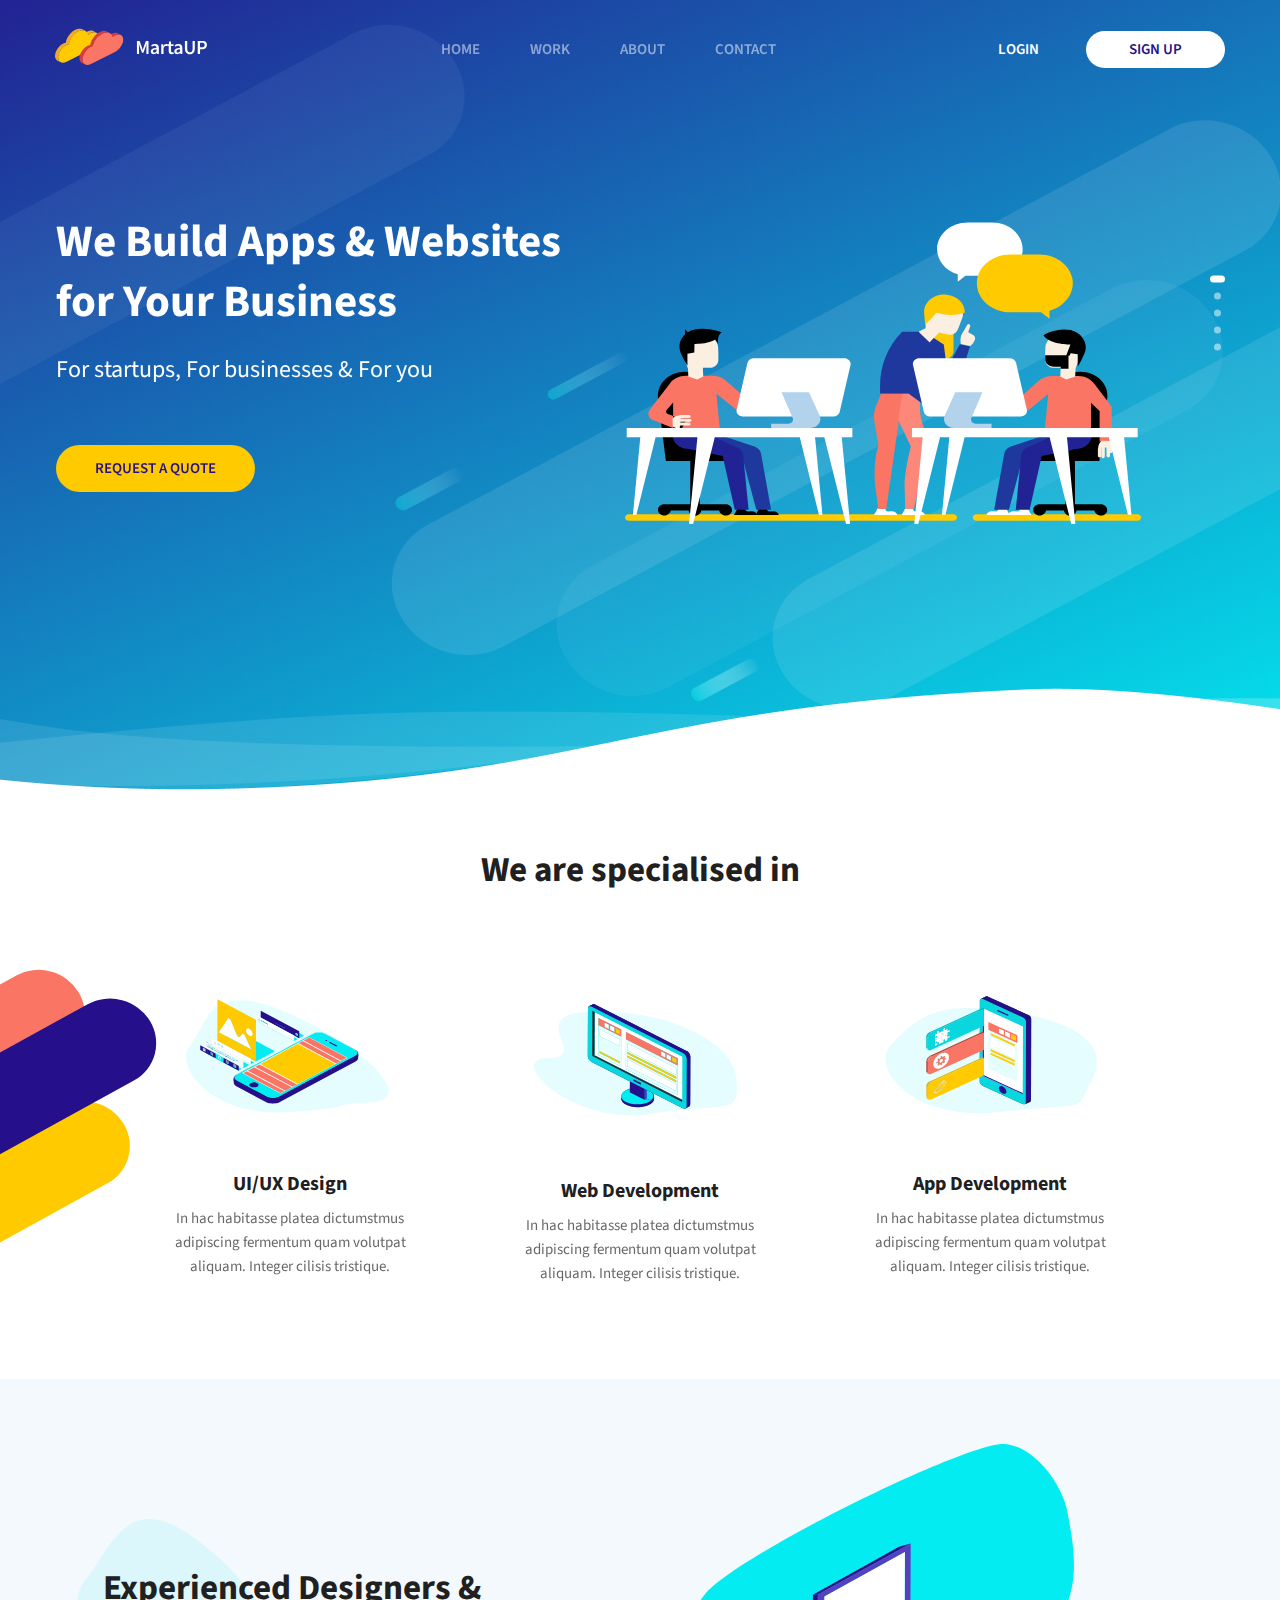
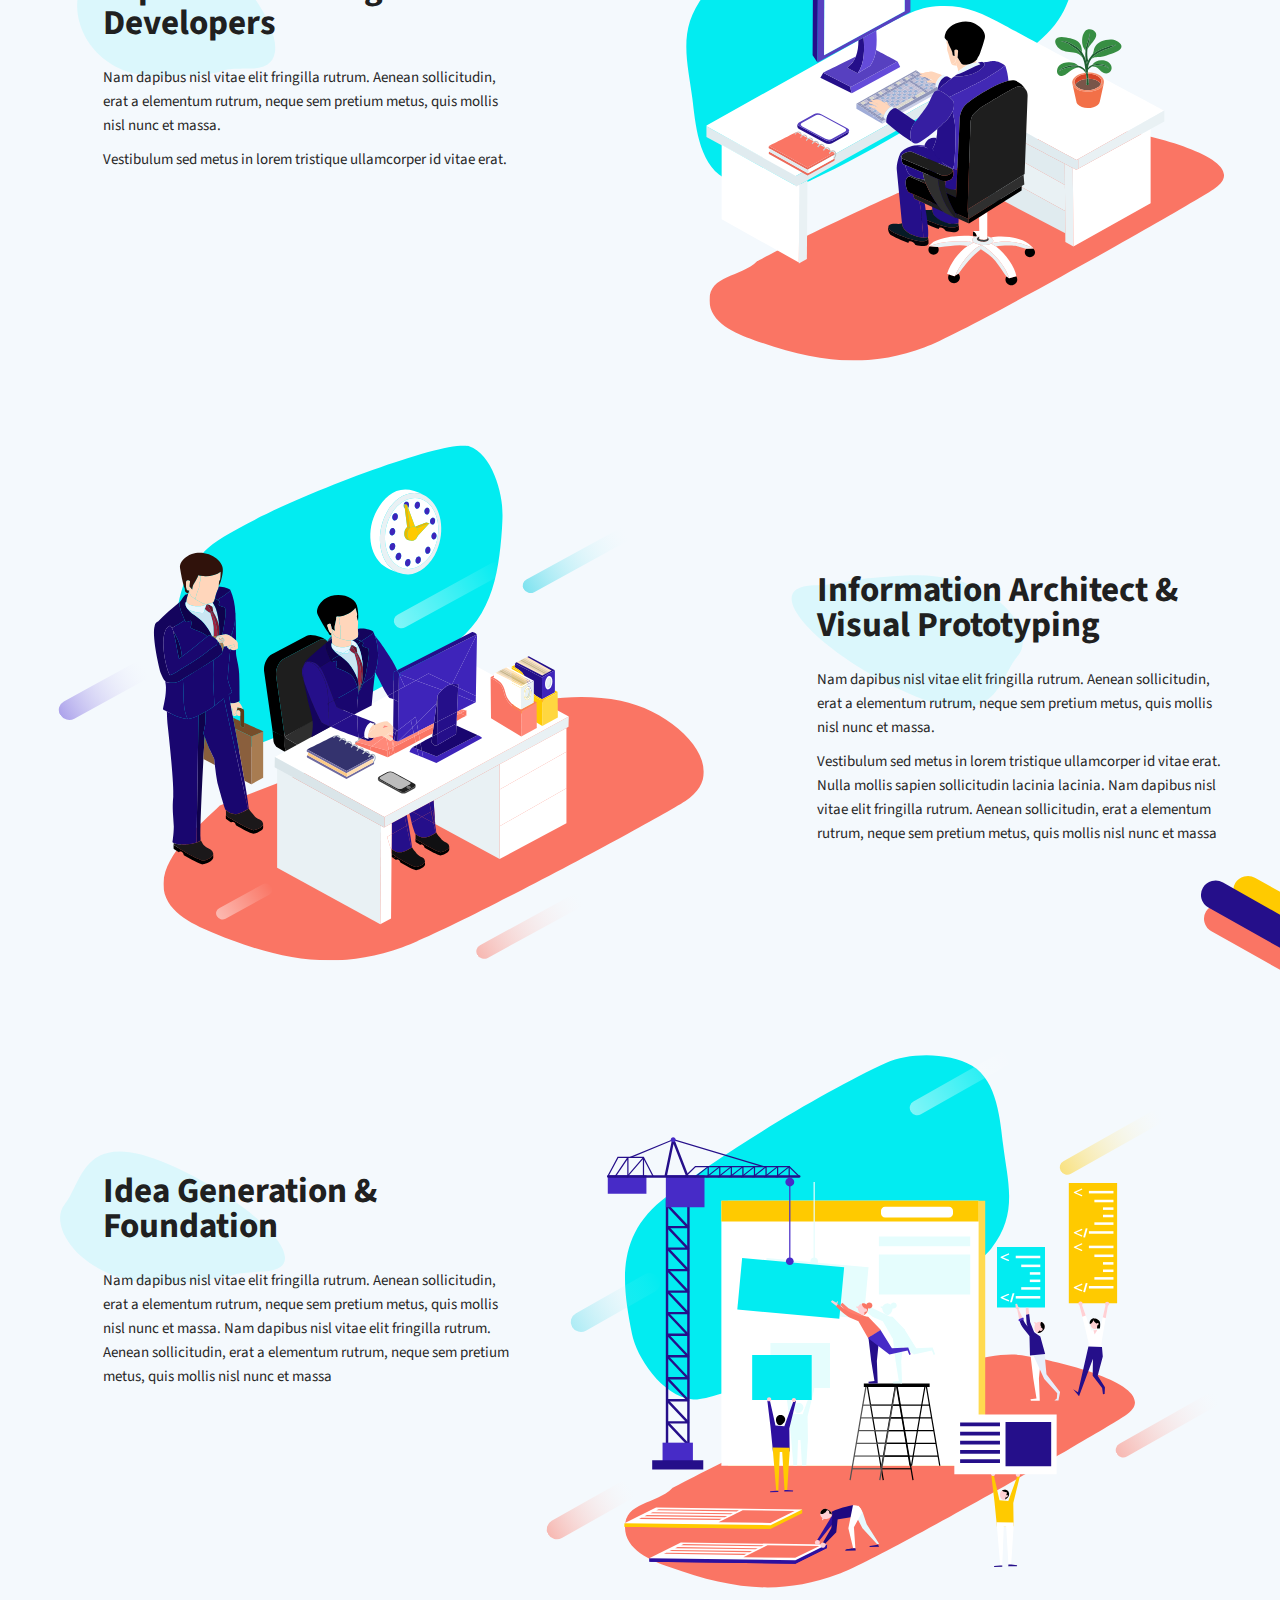
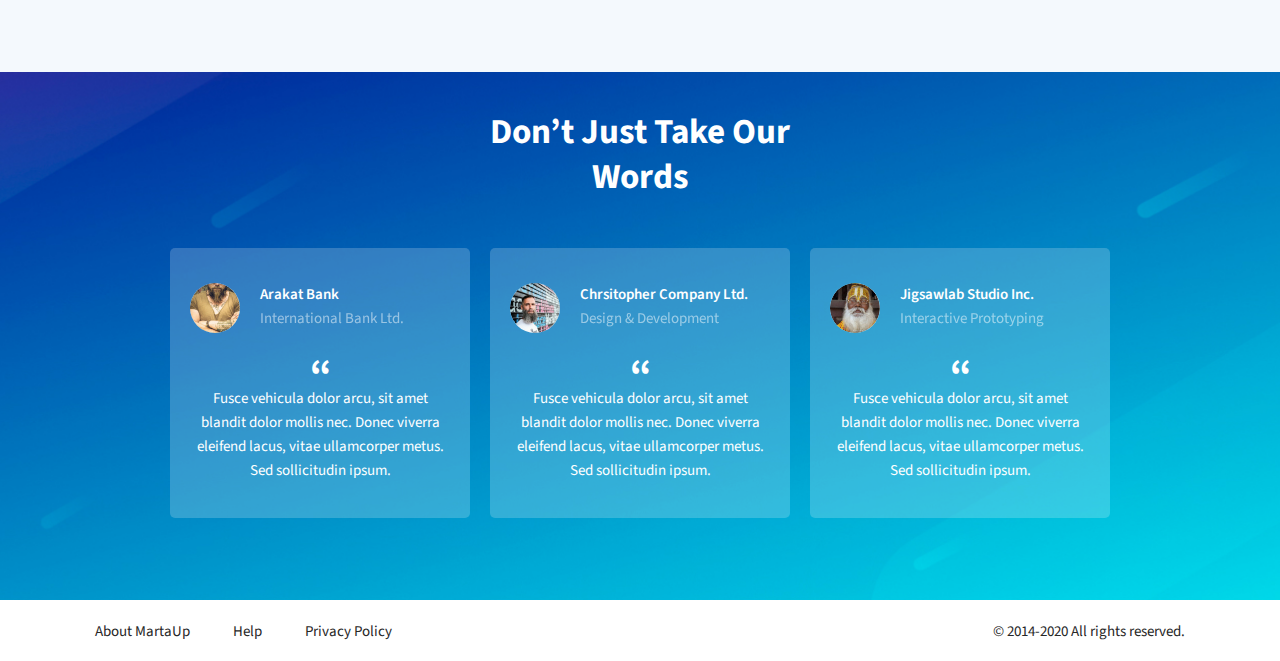
<file: martaUp/index.html>
<!DOCTYPE html>
<html lang="en">
<head>
  <meta charset="UTF-8">
  <meta name="viewport" content="width=device-width, initial-scale=1.0">
  <meta http-equiv="X-UA-Compatible" content="ie=edge">
  <title>Marta Up</title>
  <link href="https://fonts.googleapis.com/css?family=Source+Sans+Pro:400,600,700&display=swap" rel="stylesheet">
  <link rel="stylesheet" href="css/reset.css">
  <link rel="stylesheet" href="css/slick.css">
  <link rel="stylesheet" href="css/style.css">
  <link rel="stylesheet" href="css/media.css">
</head>
<body>
  <header class="header">
    <div class="container">
      <div class="header__top">
        <div class="logo">
          <a href="#">
            <img src="images/logo.svg" alt="">
          </a>
        </div>
        <nav class="menu">
          <div class="menu__btn">
            <span></span>
          </div>
          <ul class="menu__list">
            <li><a href="#">Home</a></li>
            <li> <a href="#">Work</a></li>
            <li> <a href="#">About</a></li>
            <li> <a href="#">Contact</a></li>
          </ul>
        </nav>
        <div class="header-btn">
          <a href="#" class="login">Login</a>
          <a href="#" class="sign-up">Sign Up</a>
        </div>
      </div>
      <div class="header-slider">
        <div class="header-slider__item">
          <div class="header-slider__item-content">
            <div class="header-slider__item-info">
              <h3 class="header-slider__title">
                We Build Apps & Websites
                for Your Business
              </h3>
              <div class="header-slider__description">
                For startups, For businesses & For you
              </div>
              <a href="#" class="header-slider__btn">Request a quote</a>
            </div>
            <div class="header-slider__item-img">
              <img src="images/slider.svg" alt="">
            </div>
          </div>
        </div>
        <div class="header-slider__item">
          <div class="header-slider__item-content">
            <div class="header-slider__item-info">
              <h3 class="header-slider__title">
                We Build Apps & Websites
                for Your Business
              </h3>
              <div class="header-slider__description">
                For startups, For businesses & For you
              </div>
              <a href="#" class="header-slider__btn">Request a quote</a>
            </div>
            <div class="header-slider__item-img">
              <img src="images/slider.svg" alt="">
            </div>
          </div>
        </div>
        <div class="header-slider__item">
          <div class="header-slider__item-content">
            <div class="header-slider__item-info">
              <h3 class="header-slider__title">
                We Build Apps & Websites
                for Your Business
              </h3>
              <div class="header-slider__description">
                For startups, For businesses & For you
              </div>
              <a href="#" class="header-slider__btn">Request a quote</a>
            </div>
            <div class="header-slider__item-img">
              <img src="images/slider.svg" alt="">
            </div>
          </div>
        </div>
        <div class="header-slider__item">
          <div class="header-slider__item-content">
            <div class="header-slider__item-info">
              <h3 class="header-slider__title">
                We Build Apps & Websites
                for Your Business
              </h3>
              <div class="header-slider__description">
                For startups, For businesses & For you
              </div>
              <a href="#" class="header-slider__btn">Request a quote</a>
            </div>
            <div class="header-slider__item-img">
              <img src="images/slider.svg" alt="">
            </div>
          </div>
        </div>
        <div class="header-slider__item">
          <div class="header-slider__item-content">
            <div class="header-slider__item-info">
              <h3 class="header-slider__title">
                We Build Apps & Websites
                for Your Business
              </h3>
              <div class="header-slider__description">
                For startups, For businesses & For you
              </div>
              <a href="#" class="header-slider__btn">Request a quote</a>
            </div>
            <div class="header-slider__item-img">
              <img src="images/slider.svg" alt="">
            </div>
          </div>
        </div>
      </div>
    </div>
  </header>
  <section class="specialised">
    <div class="container">
      <div class="specialised__title title">
        We are specialised in
      </div>
      <div class="specialised__items">
        <div class="specialised__item">
          <div class="specialised__item-img">
            <img src="images/specialised-1.svg" alt="">
          </div>
          <div class="specialised__item-title">
            UI/UX Design
          </div>
          <div class="specialised__item-text">
            In hac habitasse platea dictumstmus adipiscing fermentum quam volutpat aliquam. Integer cilisis tristique.
          </div>
        </div>
        <div class="specialised__item">
          <div class="specialised__item-img">
            <img src="images/specialised-2.svg" alt="">
          </div>
          <div class="specialised__item-title">
            Web Development
          </div>
          <div class="specialised__item-text">
            In hac habitasse platea dictumstmus adipiscing fermentum quam volutpat aliquam. Integer cilisis tristique.
          </div>
        </div>
        <div class="specialised__item">
          <div class="specialised__item-img">
            <img src="images/specialised-3.svg" alt="">
          </div>
          <div class="specialised__item-title">
            App Development
          </div>
          <div class="specialised__item-text">
            In hac habitasse platea dictumstmus adipiscing fermentum quam volutpat aliquam. Integer cilisis tristique.
          </div>
        </div>
      </div>
    </div>
  </section>
  <section class="advantages">
    <div class="container">
      <div class="advantages-box">
        <div class="advantages-box__info">
          <div class="advantages-box__title">
            Experienced Designers &
            Developers
          </div>
          <div class="advantages-box__text">
            <p>
              Nam dapibus nisl vitae elit fringilla rutrum. Aenean sollicitudin, erat a elementum rutrum, neque sem
              pretium metus, quis mollis nisl nunc et massa.
            </p>
            <p>
              Vestibulum sed metus in lorem tristique ullamcorper id vitae erat.
            </p>
          </div>
        </div>
        <div class="advantages-box__imgages">
          <img src="images/advantages-1.svg" alt="">
        </div>
      </div>
      <div class="advantages-box advantages-box--right">
        <div class="advantages-box__info">
          <div class="advantages-box__title">
            Information Architect &
            Visual Prototyping
          </div>
          <div class="advantages-box__text">
            <p>
              Nam dapibus nisl vitae elit fringilla rutrum. Aenean sollicitudin, erat a elementum rutrum, neque sem
              pretium metus, quis mollis nisl nunc et massa.
            </p>
            <p>
              Vestibulum sed metus in lorem tristique ullamcorper id vitae erat. Nulla mollis sapien sollicitudin
              lacinia lacinia. Nam dapibus nisl vitae elit fringilla rutrum. Aenean sollicitudin, erat a elementum
              rutrum, neque sem pretium metus, quis mollis nisl nunc et massa
            </p>
          </div>
        </div>
        <div class="advantages-box__imgages">
          <img src="images/advantages-2.svg" alt="">
        </div>
      </div>
      <div class="advantages-box">
        <div class="advantages-box__info advantages-box__info--bg">
          <div class="advantages-box__title">
            Idea Generation &
            Foundation
          </div>
          <div class="advantages-box__text">
            <p>
              Nam dapibus nisl vitae elit fringilla rutrum. Aenean sollicitudin, erat a elementum rutrum, neque sem
              pretium metus, quis mollis nisl nunc et massa. Nam dapibus nisl vitae elit fringilla rutrum. Aenean
              sollicitudin, erat a elementum rutrum, neque sem pretium metus, quis mollis nisl nunc et massa
            </p>
          </div>
        </div>
        <div class="advantages-box__imgages">
          <img src="images/advantages-3.svg" alt="">
        </div>
      </div>
    </div>
  </section>
  <section class="reviews">
    <div class="container">
      <div class="reviews__title title">
        Don’t Just Take Our Words
      </div>
      <div class="reviews__items">
        <div class="reviews__item">
          <div class="reviews__item-head">
            <img src="images/author-1.jpg" alt="">
            <div class="reviews__item-info">
              <div class="reviews__item-name">
                Arakat Bank
              </div>
              <div class="reviews__item-position">
                International Bank Ltd.
              </div>
            </div>
          </div>
          <div class="reviews__item-text">
            Fusce vehicula dolor arcu, sit amet blandit dolor mollis nec. Donec viverra eleifend lacus, vitae
            ullamcorper metus. Sed sollicitudin ipsum.
          </div>
        </div>
        <div class="reviews__item">
          <div class="reviews__item-head">
            <img src="images/author-2.jpg" alt="">
            <div class="reviews__item-info">
              <div class="reviews__item-name">
                Chrsitopher Company Ltd.
              </div>
              <div class="reviews__item-position">
                Design & Development
              </div>
            </div>
          </div>
          <div class="reviews__item-text">
            Fusce vehicula dolor arcu, sit amet blandit dolor mollis nec. Donec viverra eleifend lacus, vitae
            ullamcorper metus. Sed sollicitudin ipsum.
          </div>
        </div>
        <div class="reviews__item">
          <div class="reviews__item-head">
            <img src="images/author-3.jpg" alt="">
            <div class="reviews__item-info">
              <div class="reviews__item-name">
                Jigsawlab Studio Inc.
              </div>
              <div class="reviews__item-position">
                Interactive Prototyping
              </div>
            </div>
          </div>
          <div class="reviews__item-text">
            Fusce vehicula dolor arcu, sit amet blandit dolor mollis nec. Donec viverra eleifend lacus, vitae
            ullamcorper metus. Sed sollicitudin ipsum.
          </div>
        </div>
      </div>
    </div>
  </section>
  <footer>
    <div class="container">
      <div class="footer__inner">
        <div class="footer__link">
          <a href="#">About MartaUp</a>
          <a href="#">Help</a>
          <a href="#">Privacy Policy</a>
        </div>
        <div class="footer__copy">
          © 2014-2020 All rights reserved.
        </div>
      </div>
    </div>
  </footer>
  <script src="https://ajax.googleapis.com/ajax/libs/jquery/3.4.1/jquery.min.js"></script>
  <script src="js/slick.min.js"></script>
  <script src="js/main.js"></script>
</body>
</html>
</file>
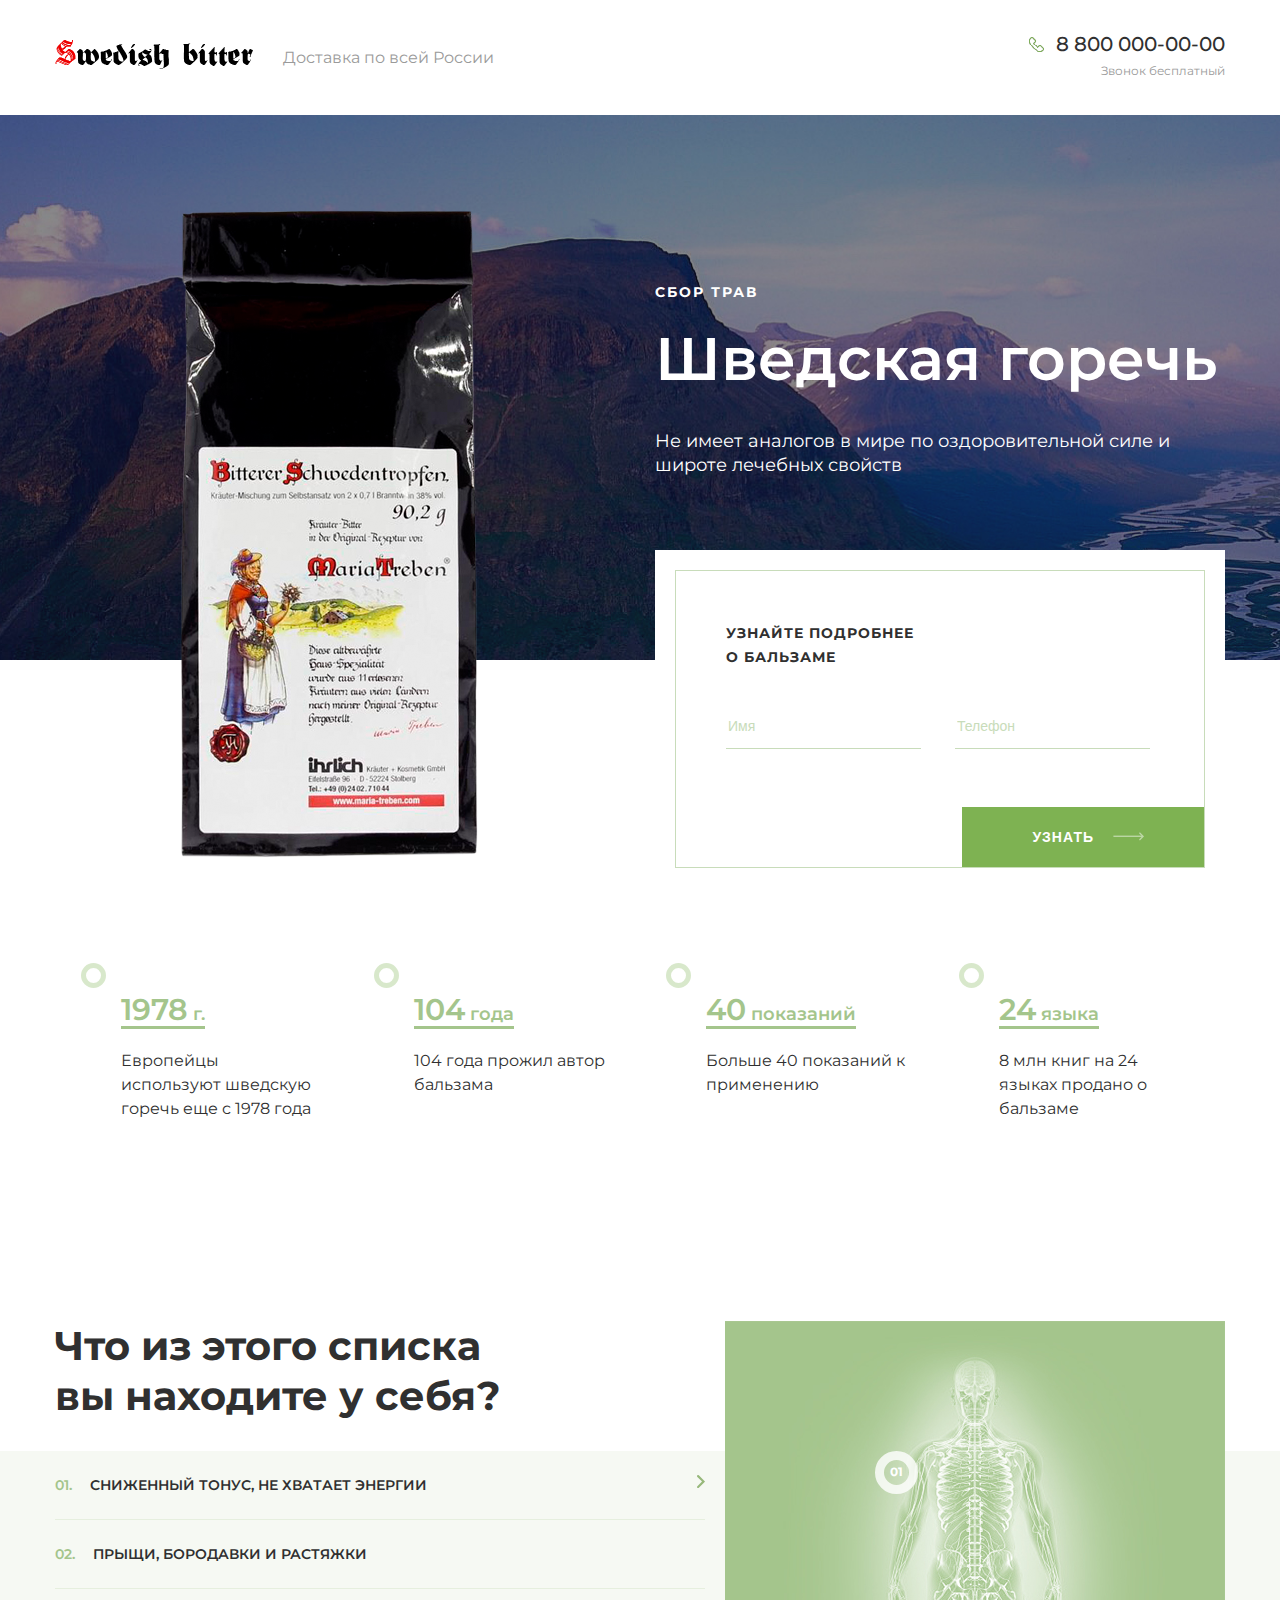
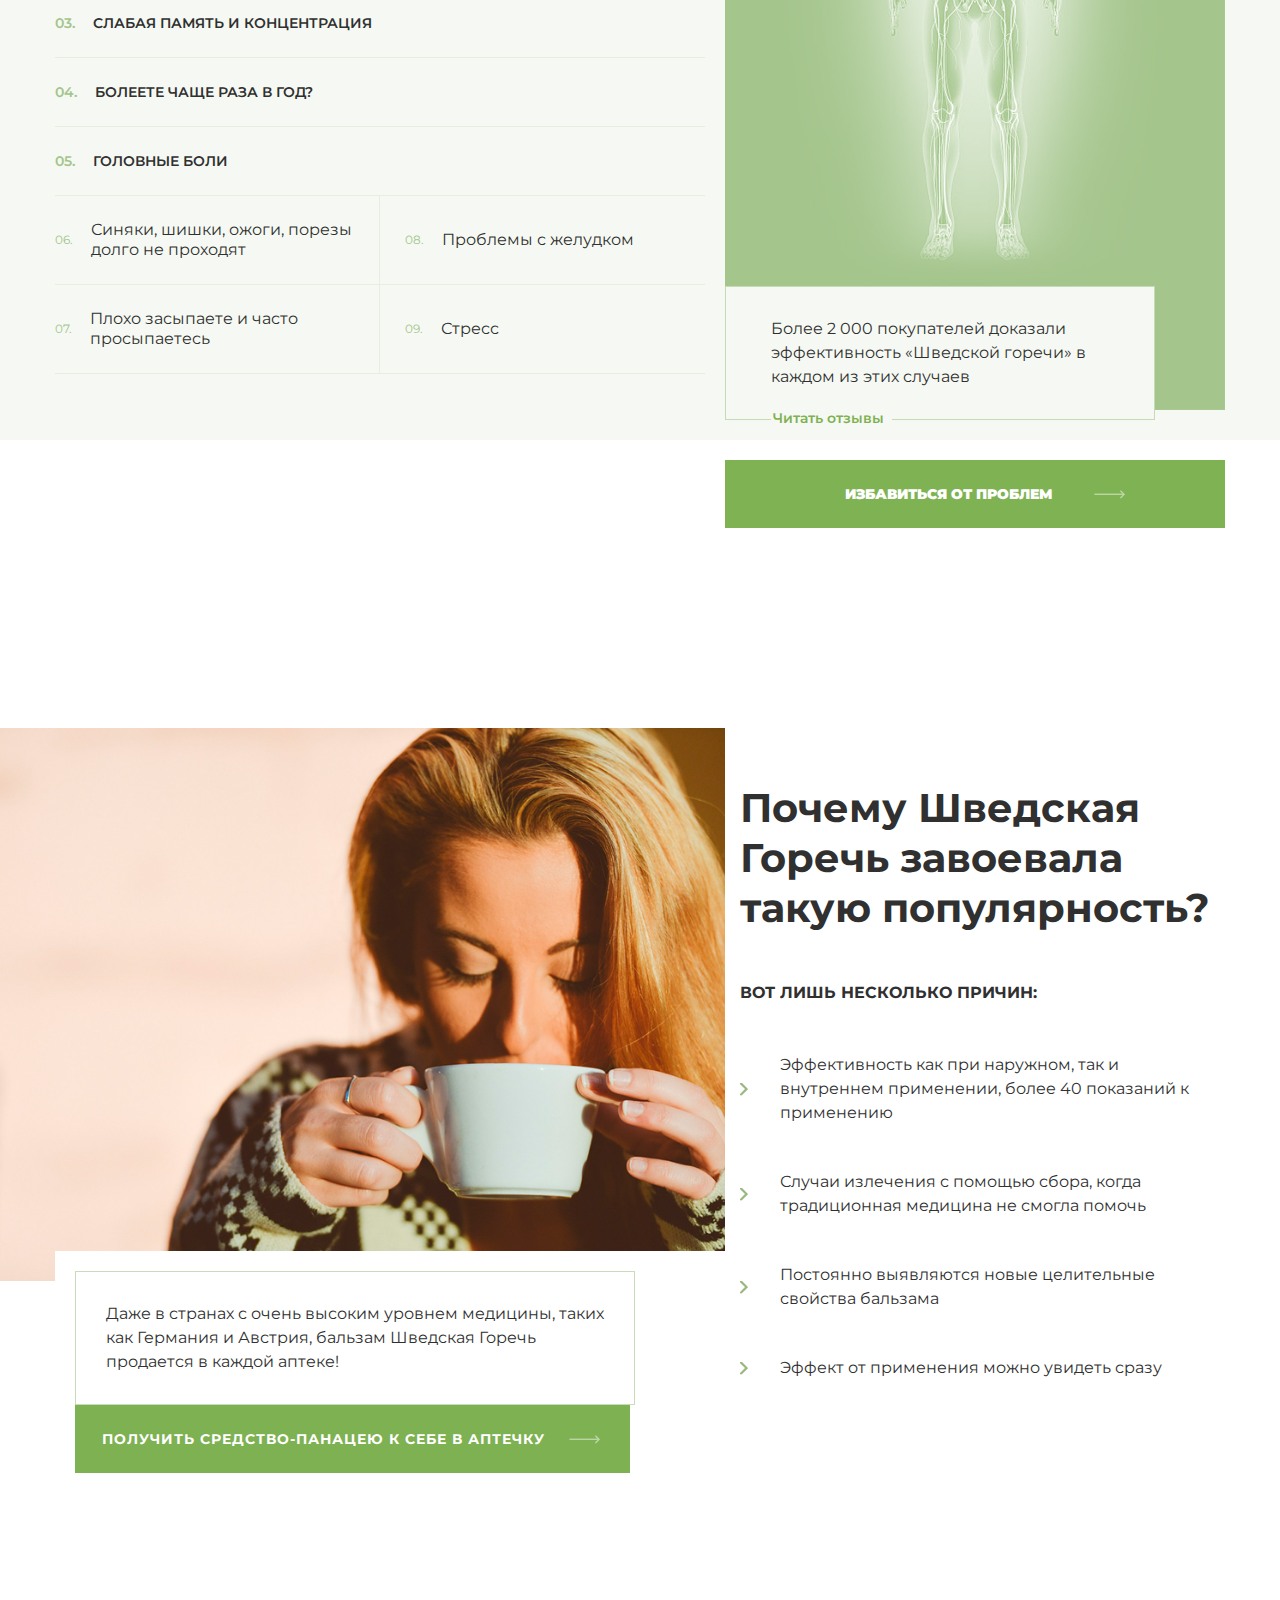
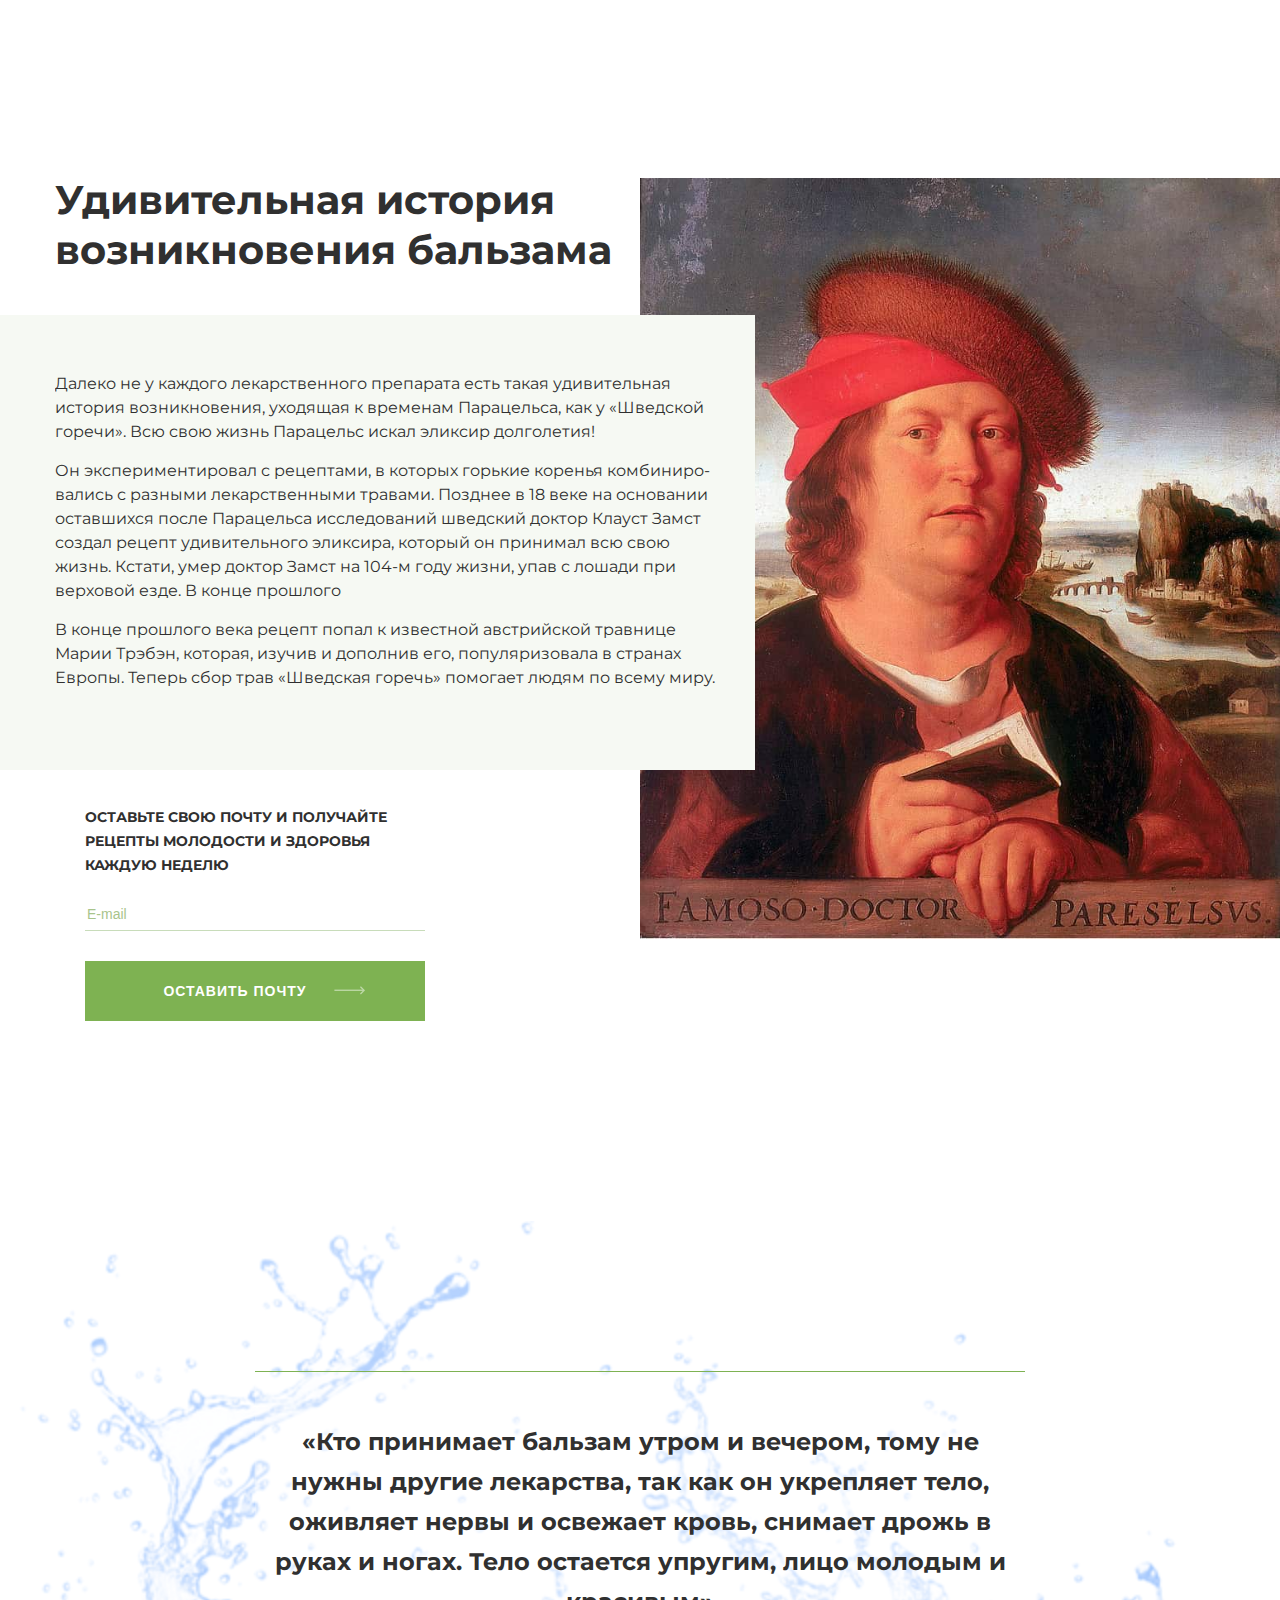
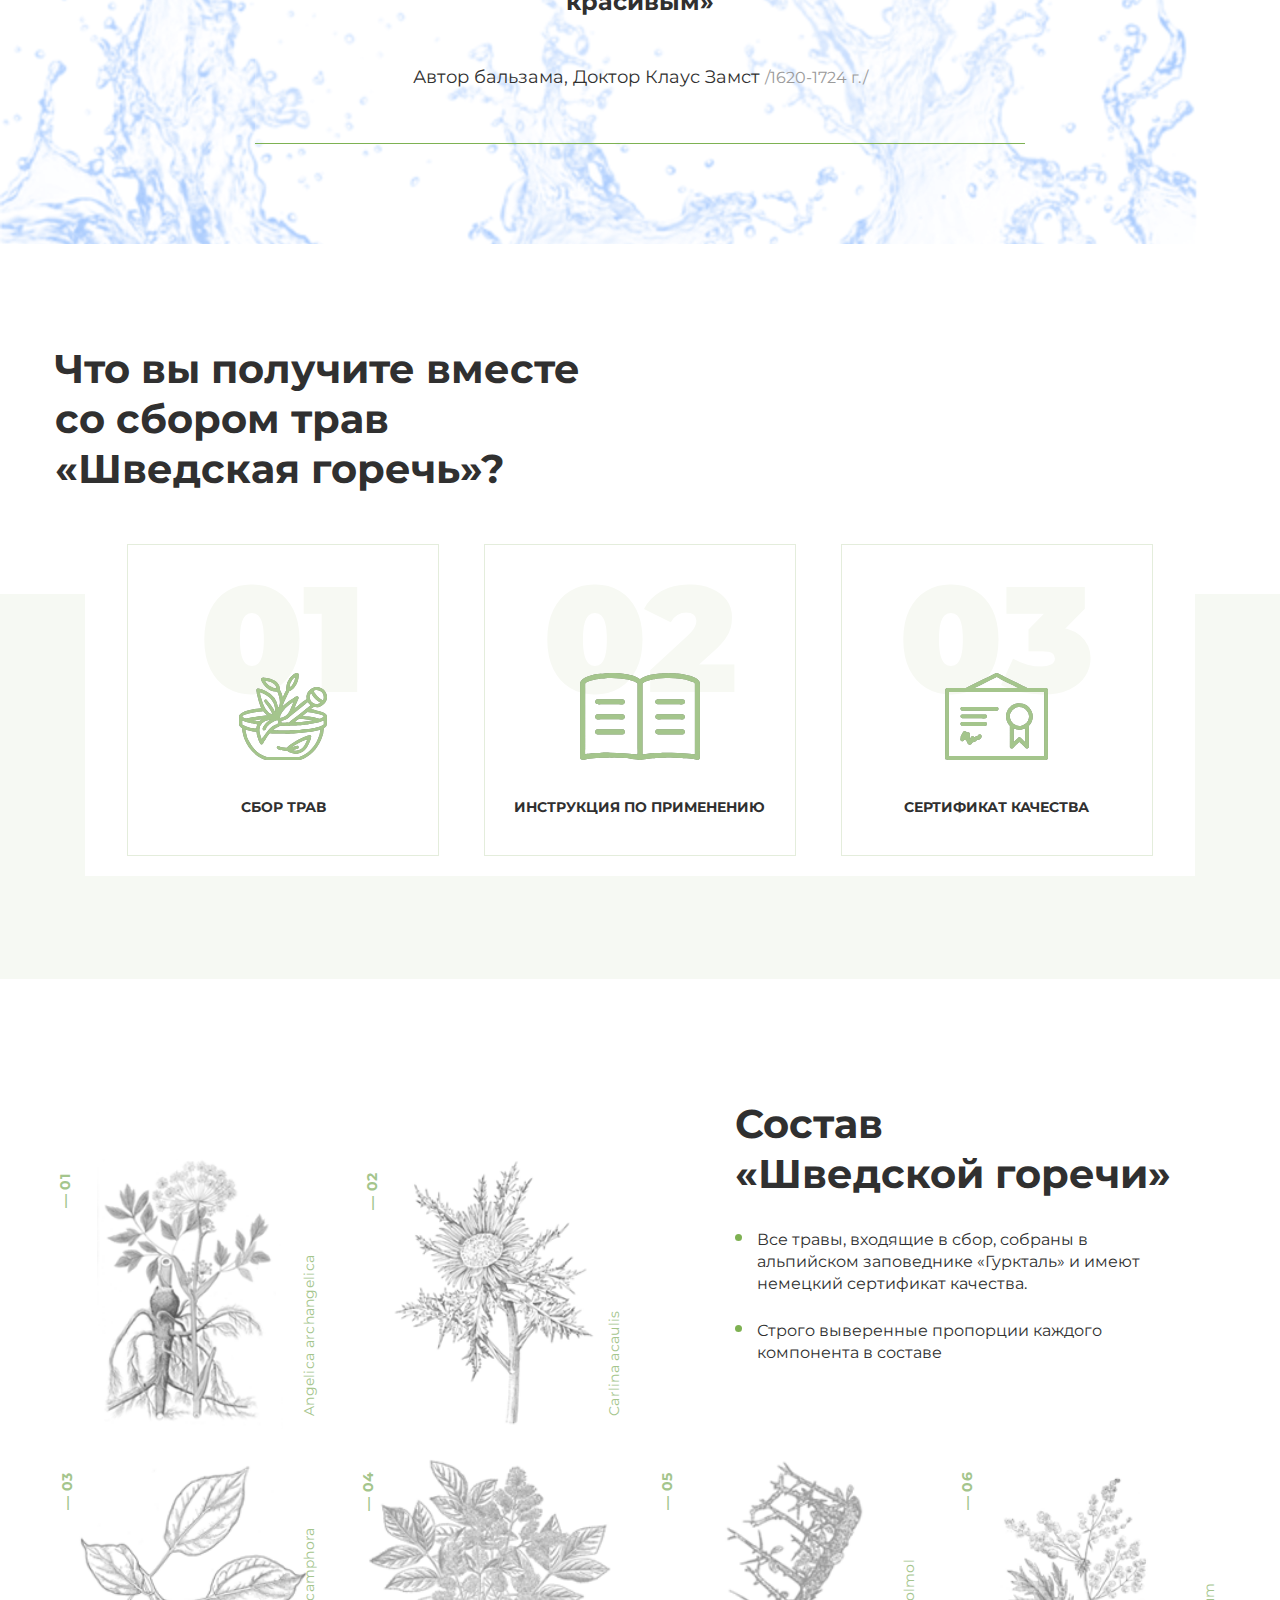
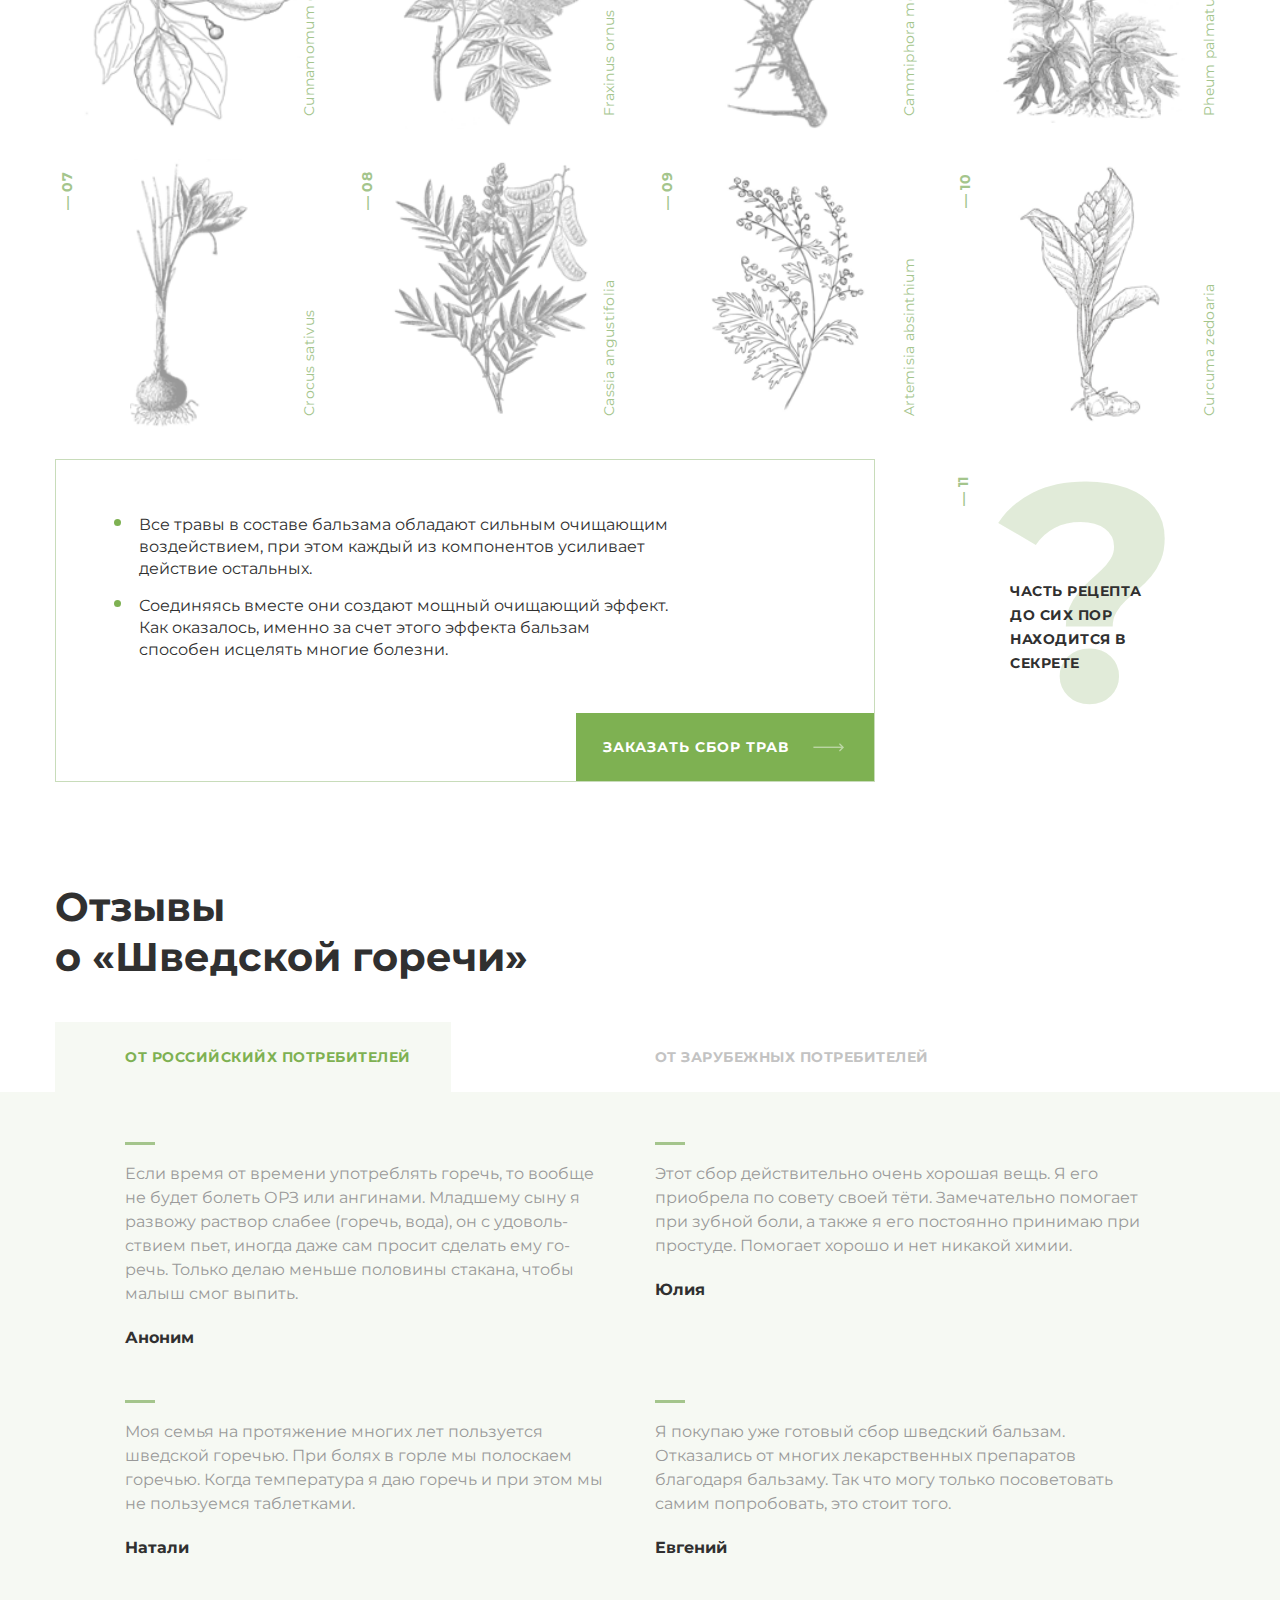
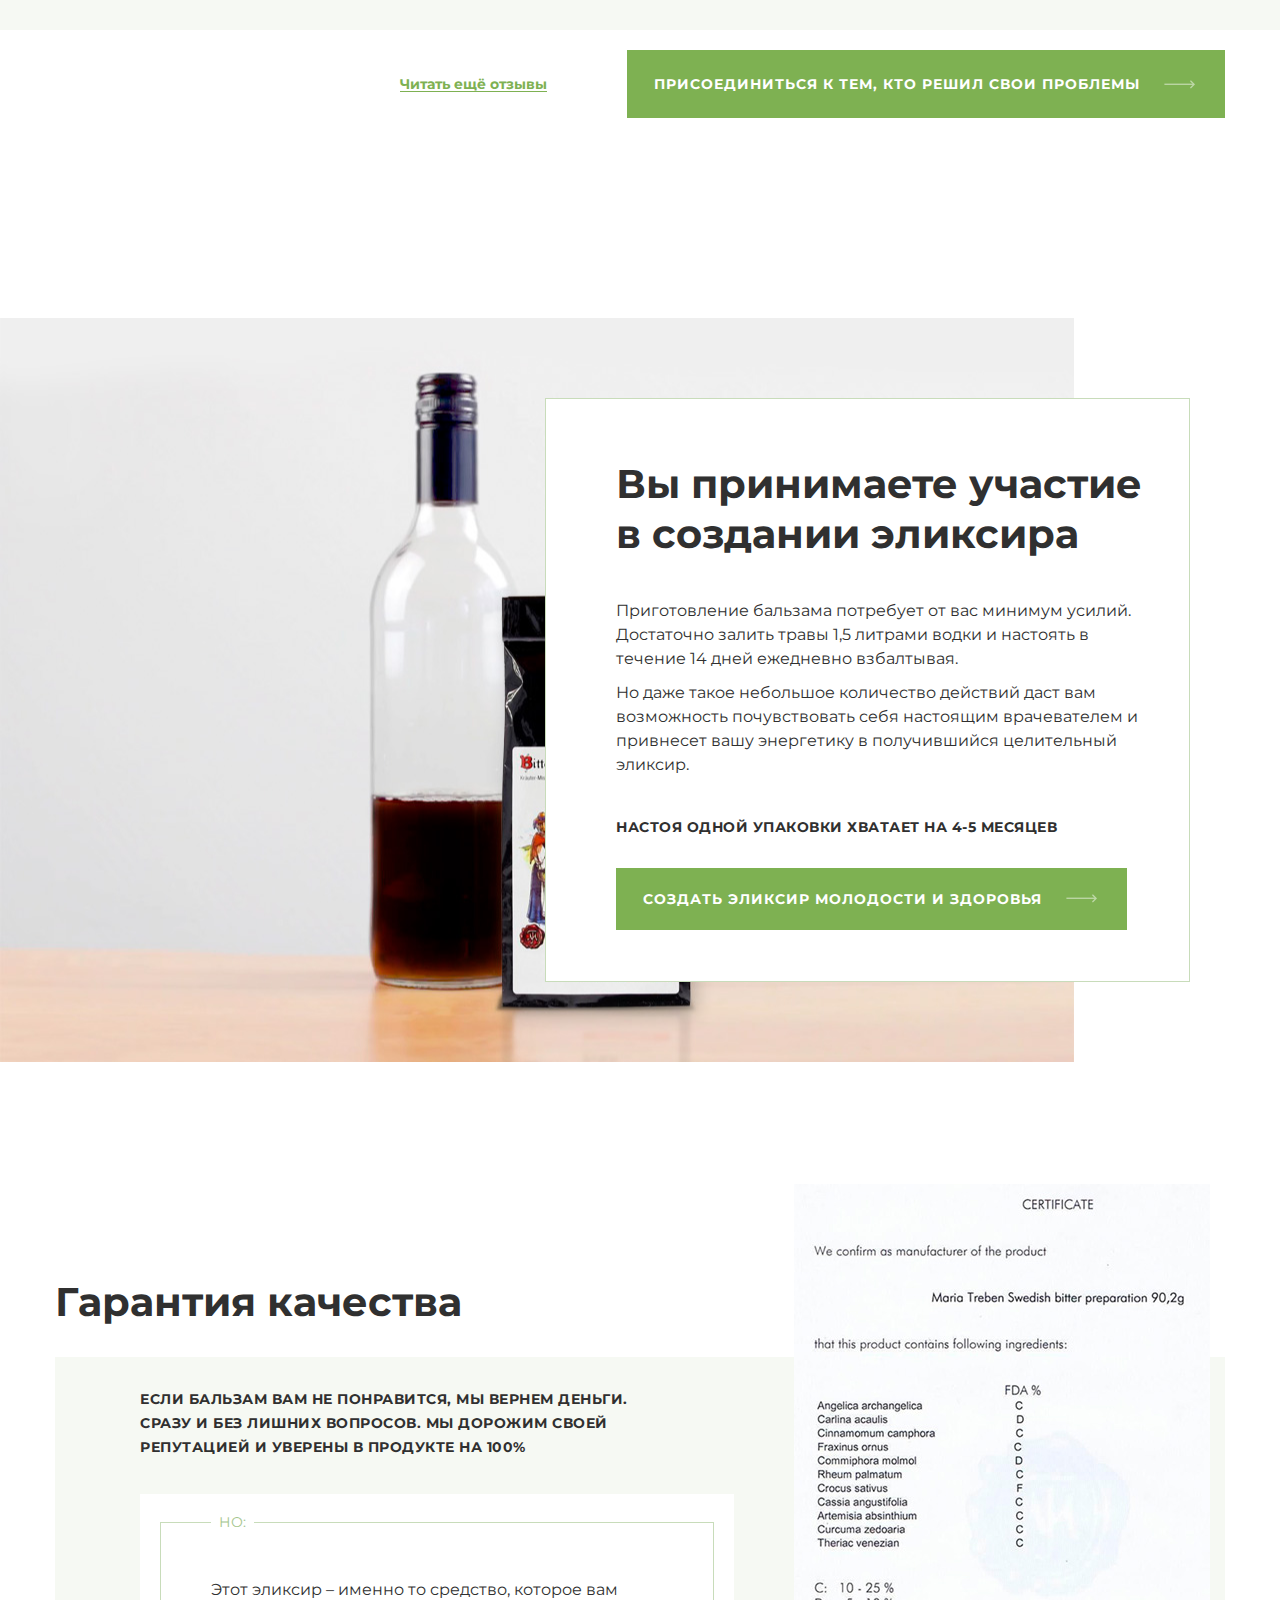
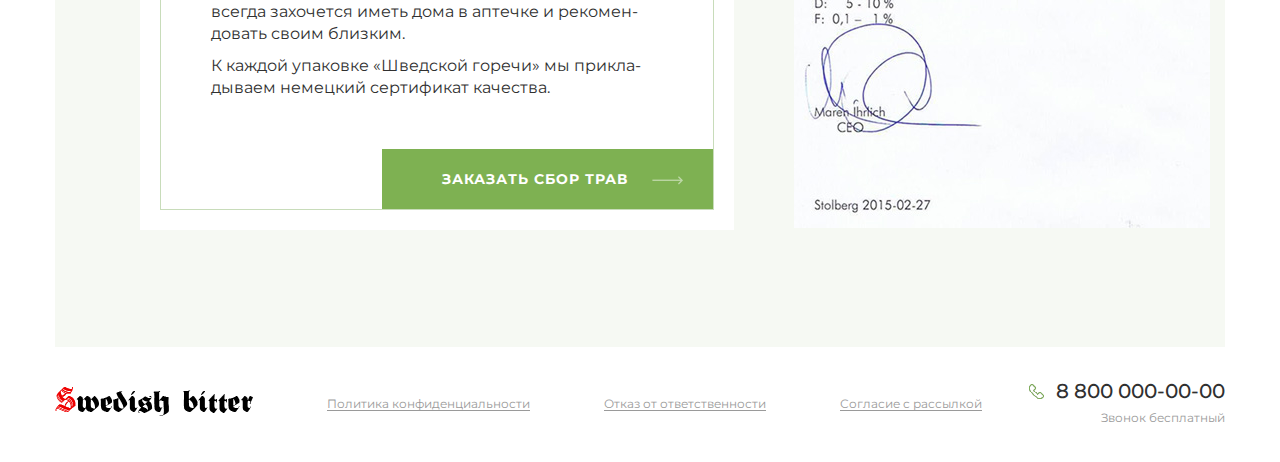
<file: swedishBitter/index.html>
<!DOCTYPE html>
<html lang="ru">

<head>
  <meta charset="UTF-8">
  <meta name="viewport" content="width=device-width, initial-scale=1.0">
  <meta http-equiv="X-UA-Compatible" content="ie=edge">
  <title>SwedishBeeter</title>
  <link rel="stylesheet" href="css/reset.css">
  <link href="https://fonts.googleapis.com/css?family=Montserrat:400,500,600,700,900&display=swap" rel="stylesheet">
  <link rel="stylesheet" href="css/style.css">
  <link rel="stylesheet" href="css/media.css">
</head>

<body>

  <header class="header">
    <div class="container">
      <div class="header__inner">
        <div class="header__logo">
          <a href="#">
            <img src="images/logo.png" alt="">
          </a>
        </div>
        <div class="header__text">
          Доставка по всей России
        </div>
        <div class="header__phone">
          <a href="tel:88000000000">
            8 800 000-00-00
            <div class="header__phone-text">
              Звонок бесплатный
            </div>
          </a>
        </div>
      </div>
    </div>
  </header>
  <section class="top">
    <div class="top__images"></div>
    <a class="mobile_link-btn" href="#">Узнать больше</a>
    <div class="top__wrapper">
      <div class="container">
        <div class="top__inner">
          <div class="top__inner-img">
            <img src="images/top.png" alt="">
          </div>
          <div class="top__inner-form">
            <div class="top__inner-suptitle">
              Сбор трав
            </div>
            <div class="top__inner-title">
              Шведская горечь
            </div>
            <div class="top__inner-text">
              Не имеет аналогов в мире по оздоровительной силе
              и широте лечебных свойств
            </div>
            <div class="top-form">
              <form>
                <div class="top-form__inner">
                  <div class="top-form__title">
                    Узнайте подробнее
                    о бальзаме
                  </div>
                  <input type="text" placeholder="Имя">
                  <input type="text" placeholder="Телефон">
                  <button type="submit" class="form__btn">Узнать</button>
                </div>
              </form>
            </div>
          </div>
        </div>
      </div>
    </div>
  </section>
  <section class="advantages">
    <div class="container">
      <div class="advantages__inner">

        <div class="advantages__item">
          <div class="advantages__item-number">
            <span>1978</span> г.
          </div>
          <div class="advantages__item-text">
            Европейцы используют
            шведскую горечь еще
            с 1978 года
          </div>
        </div>
        <div class="advantages__item">
          <div class="advantages__item-number">
            <span>104</span> года
          </div>
          <div class="advantages__item-text">
            104 года прожил
            автор бальзама
          </div>
        </div>
        <div class="advantages__item">
          <div class="advantages__item-number">
            <span>40</span> показаний
          </div>
          <div class="advantages__item-text">
            Больше 40 показаний
            к применению
          </div>
        </div>
        <div class="advantages__item">
          <div class="advantages__item-number">
            <span>24</span> языка
          </div>
          <div class="advantages__item-text">
            8 млн книг на 24 языках
            продано о бальзаме
          </div>
        </div>

      </div>
    </div>
  </section>
  <section class="list">
    <div class="container-fluid">
      <div class="container">
        <div class="list__title">
          Что из этого списка
          вы находите у себя?
        </div>
        <div class="list__inner">
          <div class="tabs">
            <div class="tab active" data-id="1">
              <span>01.</span> Сниженный тонус, не хватает энергии
            </div>
            <div class="tab" data-id="2">
              <span>02.</span> Прыщи, бородавки и растяжки
            </div>
            <div class="tab" data-id="3">
              <span>03.</span> Слабая память и концентрация
            </div>
            <div class="tab" data-id="4">
              <span>04.</span> Болеете чаще раза в год?
            </div>
            <div class="tab" data-id="5">
              <span>05.</span> Головные боли
            </div>
            <div class="tabs__box">
              <div class="tab tab-order-0" data-id="6">
                <span>06.</span> Синяки, шишки, ожоги, порезы
                долго не проходят
              </div>

              <div class="tab tab-order-2" data-id="8">
                <span>08.</span> Проблемы с желудком
              </div>
              <div class="tab tab-order-1" data-id="7">
                <span>07.</span> Плохо засыпаете и часто
                просыпаетесь
              </div>
              <div class="tab tab-order-3" data-id="9">
                <span>09.</span> Стресс
              </div>
            </div>
          </div>
          <div class="tabs__content">
            <div class="tab-item item-1 active-tab" id="1">01</div>
            <div class="tab-item item-2" id="2">02</div>
            <div class="tab-item item-3" id="3">03</div>
            <div class="tab-item item-4" id="4">04</div>
            <div class="tab-item item-5" id="5">05</div>
            <div class="tab-item item-6" id="6">06</div>
            <div class="tab-item item-7" id="7">07</div>
            <div class="tab-item item-8" id="8">08</div>
            <div class="tab-item item-9" id="9">09</div>
            <div class="tabs__content-reviews tabs__reviews">
              <div class="tabs__reviews-inner">
                <div class="tabs__reviews-text">
                  Более 2 000 покупателей доказали
                  эффективность «Шведской горечи»
                  в каждом из этих случаев
                </div>
                <a class="tabs__reviews-link" href="#">
                  Читать отзывы
                </a>
              </div>
            </div>
          </div>
        </div>
        <div class="list__link">
          <a href="#">
            Избавиться от проблем
          </a>
        </div>
      </div>
    </div>
  </section>

  <section class="popularity">
    <div class="popularity__wrapper container-fluid">
      <div class="container">
        <div class="popularity__inner">
          <div class="popularity__box">
            <div class="popularity__box-text">
              Даже в странах с очень высоким уровнем медицины,
              таких как Германия и Австрия, бальзам Шведская
              Горечь продается в каждой аптеке!
            </div>
            <a class="popularity__box-link" href="#">
              Получить средство-панацею к себе в аптечку
            </a>
          </div>
          <div class="popularity__right">
            <div class="popularity__right-title">
              Почему Шведская
              Горечь завоевала
              такую популярность?
            </div>
            <div class="popularity__right-subtitle">
              Вот лишь несколько причин:
            </div>
            <ul class="popularity__right-list">
              <li>
                Эффективность как при наружном, так и внутреннем
                применении, более 40 показаний к применению
              </li>
              <li>
                Случаи излечения с помощью сбора, когда
                традиционная медицина не смогла помочь
              </li>
              <li>
                Постоянно выявляются новые целительные свойства
                бальзама
              </li>
              <li>
                Эффект от применения можно увидеть сразу
              </li>
            </ul>
          </div>
        </div>
      </div>
    </div>
    <div class="mobile__bg"></div>
  </section>

  <section class="history">
    <div class="container-fluid history__wrapper">
      <div class="container">
        <div class="history__inner">
          <div class="history__title">Удивительная история
            возникновения бальзама</div>
          <div class="history__text">
            <p>
              Далеко не у каждого лекарственного препарата есть такая удивительная история возникновения, уходящая к
              временам Парацельса, как у «Шведской горечи». Всю свою жизнь Парацельс искал эликсир долголетия!
            </p>
            <p>
              Он экспериментировал с рецептами, в которых горькие коренья комбиниро-
              вались с разными лекарственными травами. Позднее в 18 веке на основании оставшихся после Парацельса
              исследований шведский доктор Клауст Замст создал рецепт удивительного эликсира, который он принимал всю
              свою жизнь. Кстати, умер доктор Замст на 104-м году жизни, упав с лошади при верховой езде.
              В конце прошлого
            </p>
            <p>
              В конце прошлого века рецепт попал к известной австрийской травнице Марии Трэбэн, которая, изучив и
              дополнив его, популяризовала в странах Европы. Теперь сбор трав «Шведская горечь» помогает людям по всему
              миру.
            </p>
          </div>
          <div class="history__form">
            <div class="history__form-title">
              Оставьте свою почту и получайте
              рецепты молодости и здоровья
              каждую неделю
            </div>
            <form>
              <input type="text" placeholder="E-mail" required>
              <button type="submit" class="form__btn">оставить почту</button>
            </form>
          </div>
        </div>
      </div>
    </div>
  </section>

  <section class="quote">
    <div class="quote__wrapper">
      <div class="container">
        <blockquote class="quote__inner">
          «Кто принимает бальзам утром и вечером, тому не нужны
          другие лекарства, так как он укрепляет тело, оживляет
          нервы и освежает кровь, снимает дрожь в руках и ногах.
          Тело остается упругим, лицо молодым и красивым»
          <div class="author">
            Автор бальзама, Доктор Клаус Замст <span>/1620-1724 г./</span>
          </div>
        </blockquote>
      </div>
    </div>
  </section>

  <section class="items">
    <div class="container-fluid">
      <div class="container">
        <div class="items__title">
          Что вы получите
          вместе со сбором трав
          «Шведская горечь»?
        </div>
      </div>
      <div class="items__wrapper">
        <div class="items__inner">
          <div class="item">
            <div class="item__number">
              01
            </div>
            <div class="item__content">
              <img class="item__content-img" src="images/item-1.svg" alt="">
              <div class="item__content-title">
                сбор трав
              </div>
            </div>
          </div>
          <div class="item">
            <div class="item__number">
              02
            </div>
            <div class="item__content">
              <img class="item__content-img" src="images/item-2.svg" alt="">
              <div class="item__content-title">
                инструкция по применению
              </div>
            </div>
          </div>
          <div class="item">
            <div class="item__number">
              03
            </div>
            <div class="item__content">
              <img class="item__content-img" src="images/item-3.svg" alt="">
              <div class="item__content-title">
                сертификат качества
              </div>
            </div>
          </div>
        </div>
      </div>
    </div>
  </section>

  <section class="composition">
    <div class="container">
      <div class="composition__row">
        <div class="composition__item">
          <div class="composition__item-inner">
            <img src="images/comp-1.png" alt="">
            <div class="composition__item-inner-num">
              — 01
            </div>
            <div class="composition__item-name">
              Angelica archangelica
            </div>
            <div class="composition__item-effect">
              <div class="composition__item-text">
                Корень дягиля (дудника)
                лекарственного
              </div>
            </div>
          </div>
        </div>
        <div class="composition__item">
          <div class="composition__item-inner">
            <img src="images/comp-2.png" alt="">
            <div class="composition__item-inner-num">
              — 02
            </div>
            <div class="composition__item-name">
              Carlina acaulis
            </div>
            <div class="composition__item-effect">
              <div class="composition__item-text">
                Корневище куркумы цейлонской
              </div>
            </div>
          </div>
        </div>
        <div class="composition__box">
          <div class="composition__title">
            Состав<br>
            «Шведской горечи»
          </div>
          <ul class="composition__box-list">
            <li>
              Все травы, входящие в сбор, собраны в альпийском
              заповеднике «Гуркталь» и имеют немецкий сертификат
              качества.
            </li>
            <li>
              Строго выверенные пропорции каждого компонента
              в составе
            </li>
          </ul>
        </div>
      </div>

      <div class="composition__row">
        <div class="composition__item">
          <div class="composition__item-inner">
            <img src="images/comp-3.png" alt="">
            <div class="composition__item-inner-num">
              — 03
            </div>
            <div class="composition__item-name">
              Cunnamomum camphora
            </div>
            <div class="composition__item-effect">
              <div class="composition__item-text">
                Корень горечавки
              </div>
            </div>
          </div>
        </div>
        <div class="composition__item">
          <div class="composition__item-inner">
            <img src="images/comp-4.png" alt="">
            <div class="composition__item-inner-num">
              — 04
            </div>
            <div class="composition__item-name">
              Fraxinus ornus
            </div>
            <div class="composition__item-effect">
              <div class="composition__item-text">
                Цветки мускатного ореха
              </div>
            </div>
          </div>
        </div>
        <div class="composition__item">
          <div class="composition__item-inner">
            <img src="images/comp-5.png" alt="">
            <div class="composition__item-inner-num">
              — 05
            </div>
            <div class="composition__item-name">
              Cammiphora molmol
            </div>
            <div class="composition__item-effect">
              <div class="composition__item-text">
                Листья сенны
              </div>
            </div>
          </div>
        </div>
        <div class="composition__item">
          <div class="composition__item-inner">
            <img src="images/comp-6.png" alt="">
            <div class="composition__item-inner-num">
              — 06
            </div>
            <div class="composition__item-name">
              Pheum palmatum
            </div>
            <div class="composition__item-effect">
              <div class="composition__item-text">
                Корневище аира
              </div>
            </div>
          </div>
        </div>
        <div class="composition__item">
          <div class="composition__item-inner">
            <img src="images/comp-7.png" alt="">
            <div class="composition__item-inner-num">
              — 07
            </div>
            <div class="composition__item-name">
              Crocus sativus
            </div>
            <div class="composition__item-effect">
              <div class="composition__item-text">
                Рыльцы шафрана посевного
              </div>
            </div>
          </div>
        </div>
        <div class="composition__item">
          <div class="composition__item-inner">
            <img src="images/comp-8.png" alt="">
            <div class="composition__item-inner-num">
              — 08
            </div>
            <div class="composition__item-name">
              Cassia angustifolia
            </div>
            <div class="composition__item-effect">
              <div class="composition__item-text">
                Смола мирры
              </div>
            </div>
          </div>
        </div>
        <div class="composition__item">
          <div class="composition__item-inner">
            <img src="images/comp-9.png" alt="">
            <div class="composition__item-inner-num">
              — 09
            </div>
            <div class="composition__item-name">
              Artemisia absinthium
            </div>
            <div class="composition__item-effect">
              <div class="composition__item-text">
                Терьяк без опия
              </div>
            </div>
          </div>
        </div>
        <div class="composition__item">
          <div class="composition__item-inner">
            <img src="images/comp-10.png" alt="">
            <div class="composition__item-inner-num">
              — 10
            </div>
            <div class="composition__item-name">
              Curcuma zedoaria
            </div>
            <div class="composition__item-effect">
              <div class="composition__item-text">
                Высушенный сок листьев алоэ
              </div>
            </div>
          </div>
        </div>
      </div>
      <div class="composition__row">
        <div class="composition__link">
          <div class="composition__link-text">
            <p>
              Все травы в составе бальзама обладают сильным очищающим воздействием,
              при этом каждый из компонентов усиливает действие остальных.
            </p>
            <p class="composition__link-text-second-line">
              Соединяясь вместе они создают мощный очищающий эффект. Как оказалось,
              именно за счет этого эффекта бальзам способен исцелять многие болезни.
            </p>
          </div>
          <a class="composition__link-btn" href="#">заказать сбор трав</a>
        </div>
        <div class="composition__item">
          <div class="composition__item-inner">
            <div class="composition__item-secret">
              Часть
              рецепта
              до сих пор
              находится
              в секрете
            </div>
            <span>?</span>
            <div class="composition__item-inner-num">
              — 11
            </div>
            <div class="composition__item-name">
            </div>
            <div class="composition__item-text">
            </div>
          </div>
        </div>
      </div>
    </div>
  </section>

  <section class="reviews">
    <div class="container">
      
      <div class="reviews__title">
        Отзывы<br>
        о «Шведской горечи»
      </div>
    </div>

    <div class="container-fluid">
      <div class="reviews__inner">
        <div class="reviews__tabs">
          <div class="container">
            <div class="reviews__tab active" data-id="tab-1">
              от российскийх потребителей
            </div>
            <div class="reviews__tab" data-id="tab-2">
              от зарубежных потребителей
            </div>
          </div>
          <div class="container-fluid">
            <div class="reviews__content">
              <div class="container">
                <div class="reviews__content-item active-tab" id="tab-1">
                  <div class="reviews__text-box">
                    <div class="reviews__text">
                      Если время от времени употреблять горечь, то вообще не будет болеть ОРЗ или ангинами. Младшему
                      сыну
                      я
                      развожу раствор слабее (горечь, вода), он с удоволь-
                      ствием пьет, иногда даже сам просит сделать ему го-
                      речь. Только делаю меньше половины стакана, чтобы малыш смог выпить.
                      <span>Аноним</span>
                    </div>
                    <div class="reviews__text">
                      Этот сбор действительно очень хорошая вещь.
                      Я его приобрела по совету своей тёти. Замечательно помогает при зубной боли, а также я его
                      постоянно
                      принимаю при простуде. Помогает хорошо и нет никакой химии.
                      <span>Юлия</span>
                    </div>
                    <div class="reviews__text">
                      Моя семья на протяжение многих лет пользуется шведской горечью. При болях в горле мы полоскаем
                      горечью. Когда температура я даю горечь и при этом мы не пользуемся таблетками.
                      <span>Натали</span>
                    </div>
                    <div class="reviews__text">
                      Я покупаю уже готовый сбор шведский бальзам. Отказались от многих лекарственных препаратов
                      благодаря бальзаму. Так что могу только посоветовать самим попробовать, это стоит того.
                      <span>Евгений</span>
                    </div>
                  </div>
                </div>
                <div class="reviews__content-item" id="tab-2">
                  <div class="reviews__text-box">
                    <div class="reviews__text">
                      If from time to time to use bitterness, then it will not be sick with acute respiratory infections
                      or tonsillitis. The younger
                      to son
                      I dilute the solution weaker (bitterness, water), it is with pleasure
                      he drinks, sometimes even asks himself to make him a
                      speech. I only make less than half a glass so that the baby can drink.
                      <span>Anonym</span>
                    </div>
                    <div class="reviews__text">
                      This fee is really a very good thing.
                      I bought it on the advice of my aunt. It helps with toothache, and I
                      constantly
                      I take with a cold. It helps well and there is no chemistry.
                      <span>Yulia</span>
                    </div>
                    <div class="reviews__text">
                      My family has enjoyed Swedish bitterness for many years. For sore throats, we rinse
                      bitterness. When the temperature I give bitterness and at the same time we do not use pills.
                      <span>Natalie</span>
                    </div>
                    <div class="reviews__text">

                      I buy a ready-made collection of Swedish balm. Abandoned many drugs
                      thanks to the balm. So I can only advise you to try it yourself, it's worth it.
                      <span>Evgeny</span>
                    </div>
                  </div>
                </div>
              </div>
            </div>
          </div>
        </div>
      </div>
    </div>
    <div class="container">
      <div class="reviews__link">
        <a class="reviews__link-tab" href="#">Читать ещё отзывы</a>
        <a class="reviews__link-popub" href="#">Присоединиться к тем, кто решил свои проблемы</a>
      </div>
    </div>
    </div>
  </section>

  <section class="build">
    <div class="container-fluid">
      <div class="build__wrapper">
        <div class="container">
          <div class="build__content">
            <div class="build__inner">
              <div class="build__inner-box">
                <div class="build__title">
                  Вы принимаете участие
                  в создании эликсира
                </div>
                <div class="build__text">
                  <p>
                    Приготовление бальзама потребует от вас минимум усилий. Достаточно залить травы 1,5 литрами водки и
                    настоять в течение 14 дней ежедневно взбалтывая.
                  </p>
                  <p>
                    Но даже такое небольшое количество действий даст вам возможность почувствовать себя настоящим
                    врачевателем
                    и привнесет вашу энергетику в получившийся целительный эликсир.
                  </p>
                  <span>
                    Настоя одной упаковки хватает на 4-5 месяцев
                  </span>
                </div>
                <a class="build__link" href="#">создать эликсир молодости и здоровья</a>
              </div>
            </div>
          </div>
        </div>
      </div>
    </div>
  </section>
  <section class="certificate">
    <div class="container">
      <div class="certificate__title">
        Гарантия качества
      </div>
      <div class="container-fluid">

        <div class="certificate__wrapper">
          <div class="container">
            <div class="certificate__inner">
              <div class="certificate__content">
                <div class="certificate__text">
                  Если бальзам вам не понравится, мы вернем деньги.
                  Сразу и без лишних вопросов. Мы дорожим своей
                  репутацией и уверены в продукте на 100%

                </div>
                <div class="certificate__box">
                  <fieldset>
                    <legend>
                      но:
                    </legend>
                    <p>
                      Этот эликсир – именно то средство, которое вам
                      всегда захочется иметь дома в аптечке и рекомен-
                      довать своим близким.
                    </p>
                    <p>
                      К каждой упаковке «Шведской горечи» мы прикла-
                      дываем немецкий сертификат качества.
                    </p>
                    <a href="#" class="certificate__link">
                      заказать сбор трав
                    </a>
                  </fieldset>
                </div>
              </div>

              <div class="certificate__images">
                <img src="images/certificate.jpg" alt="">
              </div>
            </div>
          </div>
        </div>
      </div>
    </div>
  </section>
  <footer class="footer">
    <div class="container">
      <div class="footer__inner">
        <div class="footer__logo">
          <a href="#">
            <img src="images/logo.png" alt="">
          </a>
        </div>
        <a href="#" class="footer__link">
          Политика конфиденциальности
        </a>
        <a href="#" class="footer__link">
          Отказ от ответственности
        </a>
        <a href="#" class="footer__link">
          Согласие с рассылкой
        </a>

        <div class="footer__phone">
          <a href="tel:88000000000">
            8 800 000-00-00
            <div class="footer__phone-text">
              Звонок бесплатный
            </div>
          </a>
        </div>
      </div>
    </div>
  </footer>

  <script src="https://ajax.googleapis.com/ajax/libs/jquery/3.4.1/jquery.min.js"></script>
  <script src="js/main.js"></script>
</body>

</html>
</file>
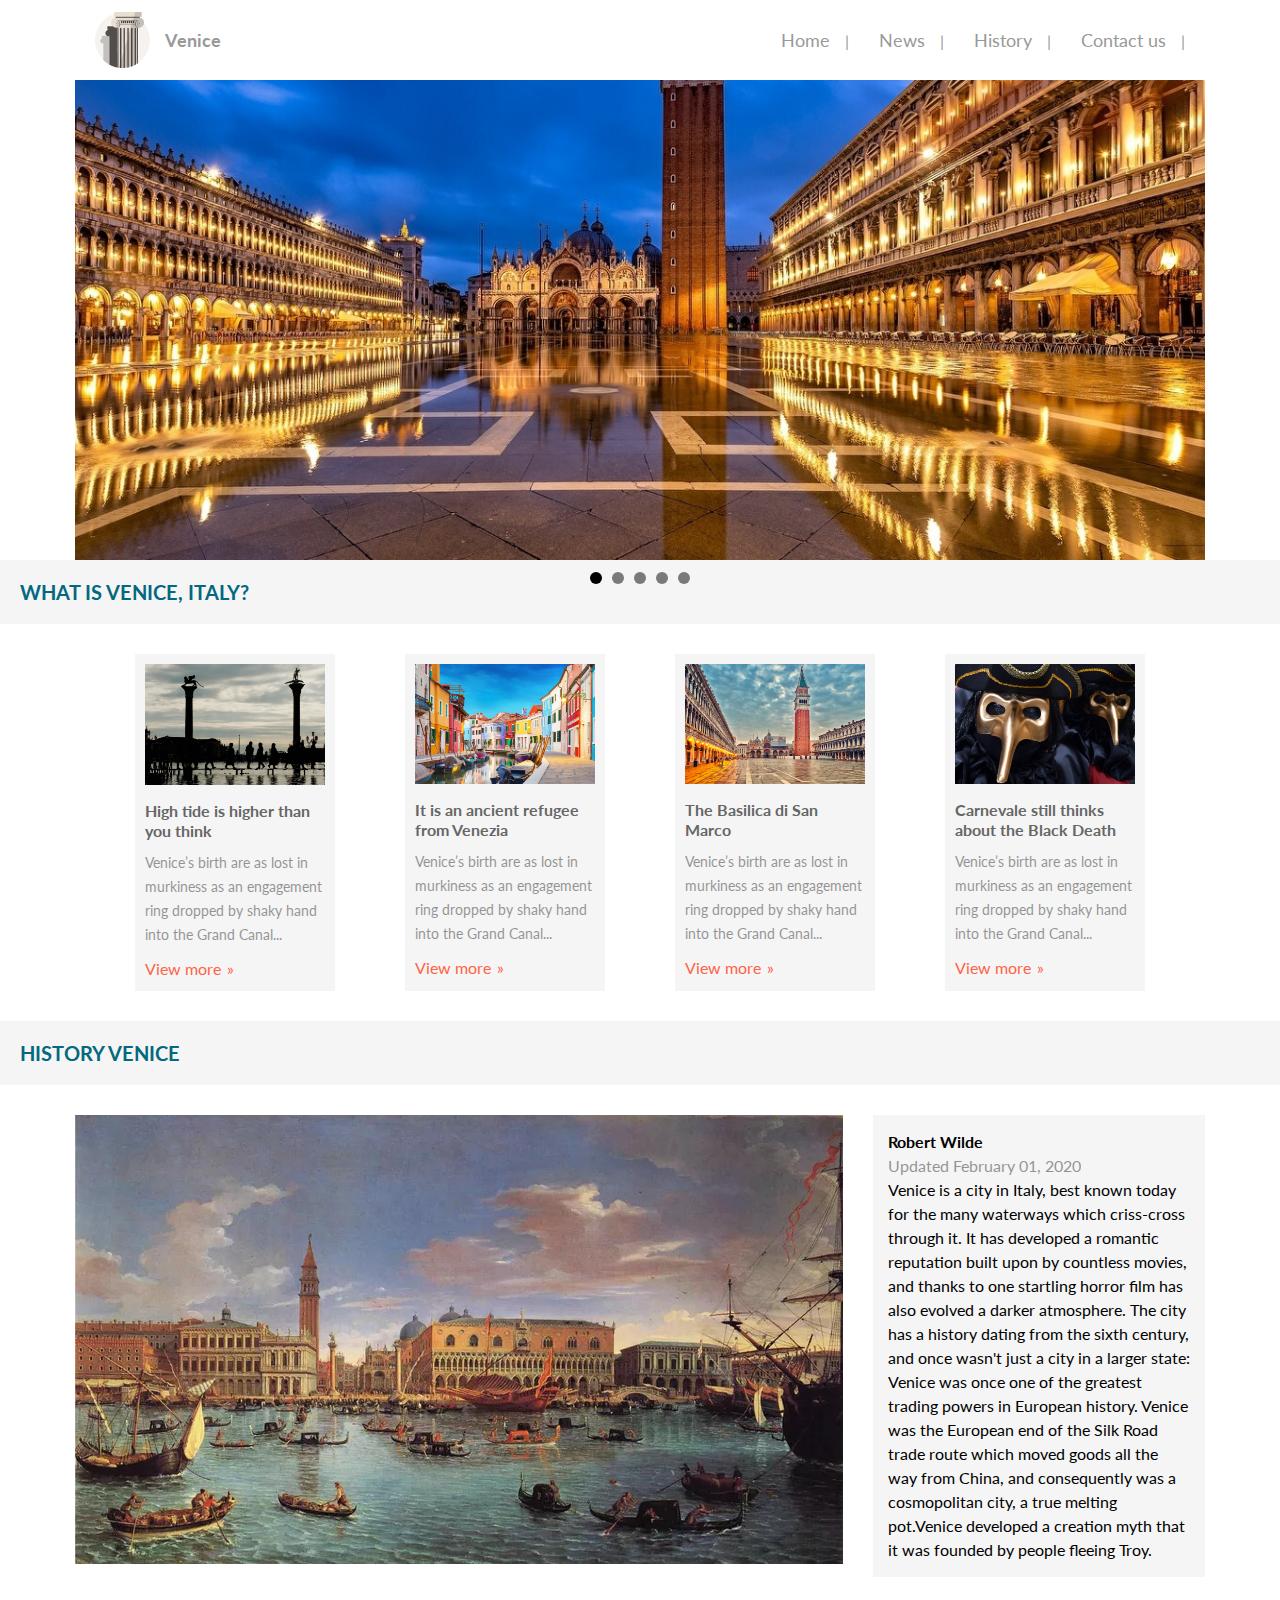
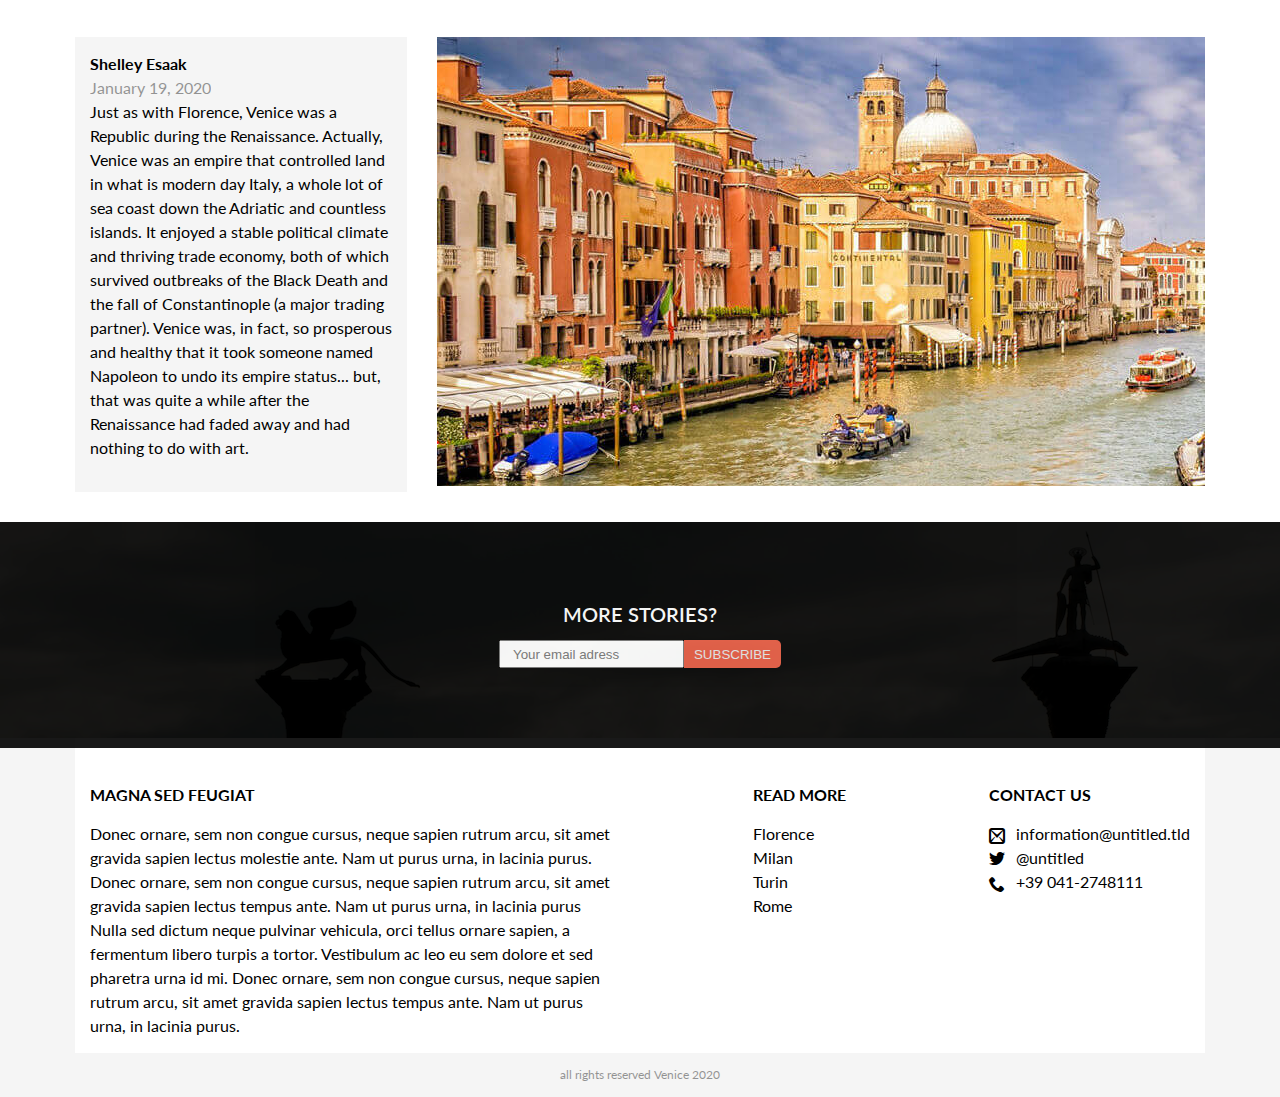
<file: venice/index.html>
<!DOCTYPE html>
<html lang="en">
<head>
  <meta charset="UTF-8">
  <meta name="viewport" content="width=device-width, initial-scale=1.0">
  <meta http-equiv="X-UA-Compatible" content="ie=edge">
  <title>Venice</title>
  <link href="https://fonts.googleapis.com/css?family=Lato:400,700,900&display=swap" rel="stylesheet">
  <link rel="stylesheet" href="css/reset.css">
  <link rel="stylesheet" href="css/fonts.css">
  <link rel="stylesheet" href="css/slick.css">
  <link rel="stylesheet" href="css/style.min.css">
</head>
<body>
  <header class="header">
    <div class="container">
      <div class="header__inner">
        <a href="#" class='header__logo' title="Home">
          <img src="img/logo.webp" alt="">
          <div class="header__logo-text">Venice</div>
        </a>
        <nav class="menu">
          <div class="menu__btn">
            <span></span>
          </div>
          <ul class="menu__list">
            <li><a href="#">Home</a></li>
            <li><a href="#news">News</a></li>
            <li><a href="#history">History</a></li>
            <li><a href="#contact">Contact us</a></li>
          </ul>
        </nav>
      </div>
    </div>
    <div class="container">
      <div class="header-slider">
        <div class="header-slider__item">
          <div class="header-slider__item-content">
            <div class="header-slider__item-img">
              <img src="img/1.jpg" alt="">
            </div>
          </div>
        </div>
        <div class="header-slider__item">
          <div class="header-slider__item-content">
            <div class="header-slider__item-img">
              <img src="img/2.jpg" alt="">
            </div>
          </div>
        </div>
        <div class="header-slider__item">
          <div class="header-slider__item-content">
            <div class="header-slider__item-img">
              <img src="img/3.jpg" alt="">
            </div>
          </div>
        </div>
        <div class="header-slider__item">
          <div class="header-slider__item-content">
            <div class="header-slider__item-img">
              <img src="img/4.jpg" alt="">
            </div>
          </div>
        </div>
        <div class="header-slider__item">
          <div class="header-slider__item-content">
            <div class="header-slider__item-img">
              <img src="img/5.jpg" alt="">
            </div>
          </div>
        </div>
      </div>
    </div>
  </header>
  <section class="news" id="news">
    <div class="news__title">
      WHAT IS VENICE, ITALY?
    </div>
    <div class="container">
      <div class="news__inner">
        <div class="news__item">
          <div class="news__item-img">
            <img src="img/news-1.webp" alt="">
          </div>
          <div class="news__item-title">
            High tide is higher than you think
          </div>
          <div class="news__item-text">
            Venice’s birth are as lost in murkiness as an engagement ring dropped by shaky hand into the Grand Canal...
          </div>
          <div class="news__item-link">
            <a href="#">View more</a>
          </div>
        </div>
        <div class="news__item">
          <div class="news__item-img">
            <img src="img/news-2.webp" alt="">
          </div>
          <div class="news__item-title">
            It is an ancient refugee from Venezia
          </div>
          <div class="news__item-text">
            Venice’s birth are as lost in murkiness as an engagement ring dropped by shaky hand into the Grand Canal...
          </div>
          <div class="news__item-link">
            <a href="#">View more</a>
          </div>
        </div>
        <div class="news__item">
          <div class="news__item-img">
            <img src="img/news-3.webp" alt="">
          </div>
          <div class="news__item-title">
            The Basilica di San Marco
          </div>
          <div class="news__item-text">
            Venice’s birth are as lost in murkiness as an engagement ring dropped by shaky hand into the Grand Canal...
          </div>
          <div class="news__item-link">
            <a href="#">View more</a>
          </div>
        </div>
        <div class="news__item">
          <div class="news__item-img">
            <img src="img/news-4.webp" alt="">
          </div>
          <div class="news__item-title">
            Carnevale still thinks about the Black Death
          </div>
          <div class="news__item-text">
            Venice’s birth are as lost in murkiness as an engagement ring dropped by shaky hand into the Grand Canal...
          </div>
          <div class="news__item-link">
            <a href="#">View more</a>
          </div>
        </div>
      </div>
    </div>
  </section>
  <article class="article" id="history">
    <div class="news__title">
      HISTORY VENICE
    </div>
    <div class="container">
      <div class="article__inner">
        <div class="article__img">
          <img src="img/history.webp" alt="">
        </div>
        <div class="article__text-container">
          <div class="article__text-author">
            Robert Wilde
          </div>
          <div class="article__text-date">
            Updated February 01, 2020
          </div>
          <div class="article__text">
            Venice is a city in Italy, best known today for the many waterways which criss-cross through it. It has
            developed a romantic reputation built upon by countless movies, and thanks to one startling horror film has
            also evolved a darker atmosphere. The city has a history dating from the sixth century, and once wasn't just
            a city in a larger state: Venice was once one of the greatest trading powers in European history. Venice was
            the European end of the Silk Road trade route which moved goods all the way from China, and consequently was
            a cosmopolitan city, a true melting pot.Venice developed a creation myth that it was founded by people
            fleeing Troy.
          </div>
        </div>
      </div>
      <div class="article__inner">
        <div class="article__img--right">
          <img src="img/history-2.jpg" alt="">
        </div>
        <div class="article__text-container article__text-container--left">
          <div class="article__text-author">
            Shelley Esaak
          </div>
          <div class="article__text-date">
            January 19, 2020
          </div>
          <div class="article__text">
            Just as with Florence, Venice was a Republic during the Renaissance. Actually, Venice was an empire that
            controlled land in what is modern day Italy, a whole lot of sea coast down the Adriatic and countless
            islands. It enjoyed a stable political climate and thriving trade economy, both of which survived outbreaks
            of the Black Death and the fall of Constantinople (a major trading partner). Venice was, in fact, so
            prosperous and healthy that it took someone named Napoleon to undo its empire status... but, that was quite
            a while after the Renaissance had faded away and had nothing to do with art.
          </div>
        </div>
      </div>
    </div>
  </article>
  <section class="subsribe">
    <div class="subscribe__inner">
      <div class="subscribe__title">more stories?</div>
      <div class="subscribe__container">
        <input type="text" class="subsribe-input" placeholder="Your email adress">
        <button type="submit" title="Subscribe" class="subsribe-btn"><span>subscribe</span></button>
      </div>
    </div>
  </section>
  <footer class="footer" id="contact">
    <div class="container">
      <div class="footer__inner">
        <div class="footer__item">
          <div class="footer__title">
            MAGNA SED FEUGIAT
          </div>
          <div class="footer__text">
            Donec ornare, sem non congue cursus, neque sapien rutrum arcu, sit amet gravida sapien lectus molestie ante.
            Nam ut purus urna, in lacinia purus. Donec ornare, sem non congue cursus, neque sapien rutrum arcu, sit amet
            gravida sapien lectus tempus ante. Nam ut purus urna, in lacinia purus Nulla sed dictum neque pulvinar
            vehicula, orci tellus ornare sapien, a fermentum libero turpis a tortor. Vestibulum ac leo eu sem dolore et
            sed pharetra urna id mi. Donec ornare, sem non congue cursus, neque sapien rutrum arcu, sit amet gravida
            sapien lectus tempus ante. Nam ut purus urna, in lacinia purus.
          </div>
        </div>
        <div class="footer__item">
          <div class="footer__title">
            Read more
          </div>
          <div class="footer__text">
            <ul>
              <li><a href="#">Florence</a></li>
              <li><a href="#">Milan</a></li>
              <li><a href="#">Turin</a></li>
              <li><a href="#">Rome</a></li>
            </ul>
          </div>
        </div>
        <div class="footer__item">
          <div class="footer__title">
            CONTACT US
          </div>
          <div class="footer__text">
            <ul>
              <li><a href="#" class="mail">information@untitled.tld</a></li>
              <li><a href="#" class="twiter">@untitled</a></li>
              <li><a href="tel:+39041-2748111" class="phone">+39 041-2748111</a></li>
            </ul>
          </div>
        </div>
      </div>
    </div>
    <div class="copyright">
      all rights reserved Venice 2020
    </div>
  </footer>
  <script src="https://ajax.googleapis.com/ajax/libs/jquery/3.4.1/jquery.min.js"></script>
  <script src="js/slick.min.js"></script>
  <script src="js/main.js"></script>
</body>
</html>
</file>
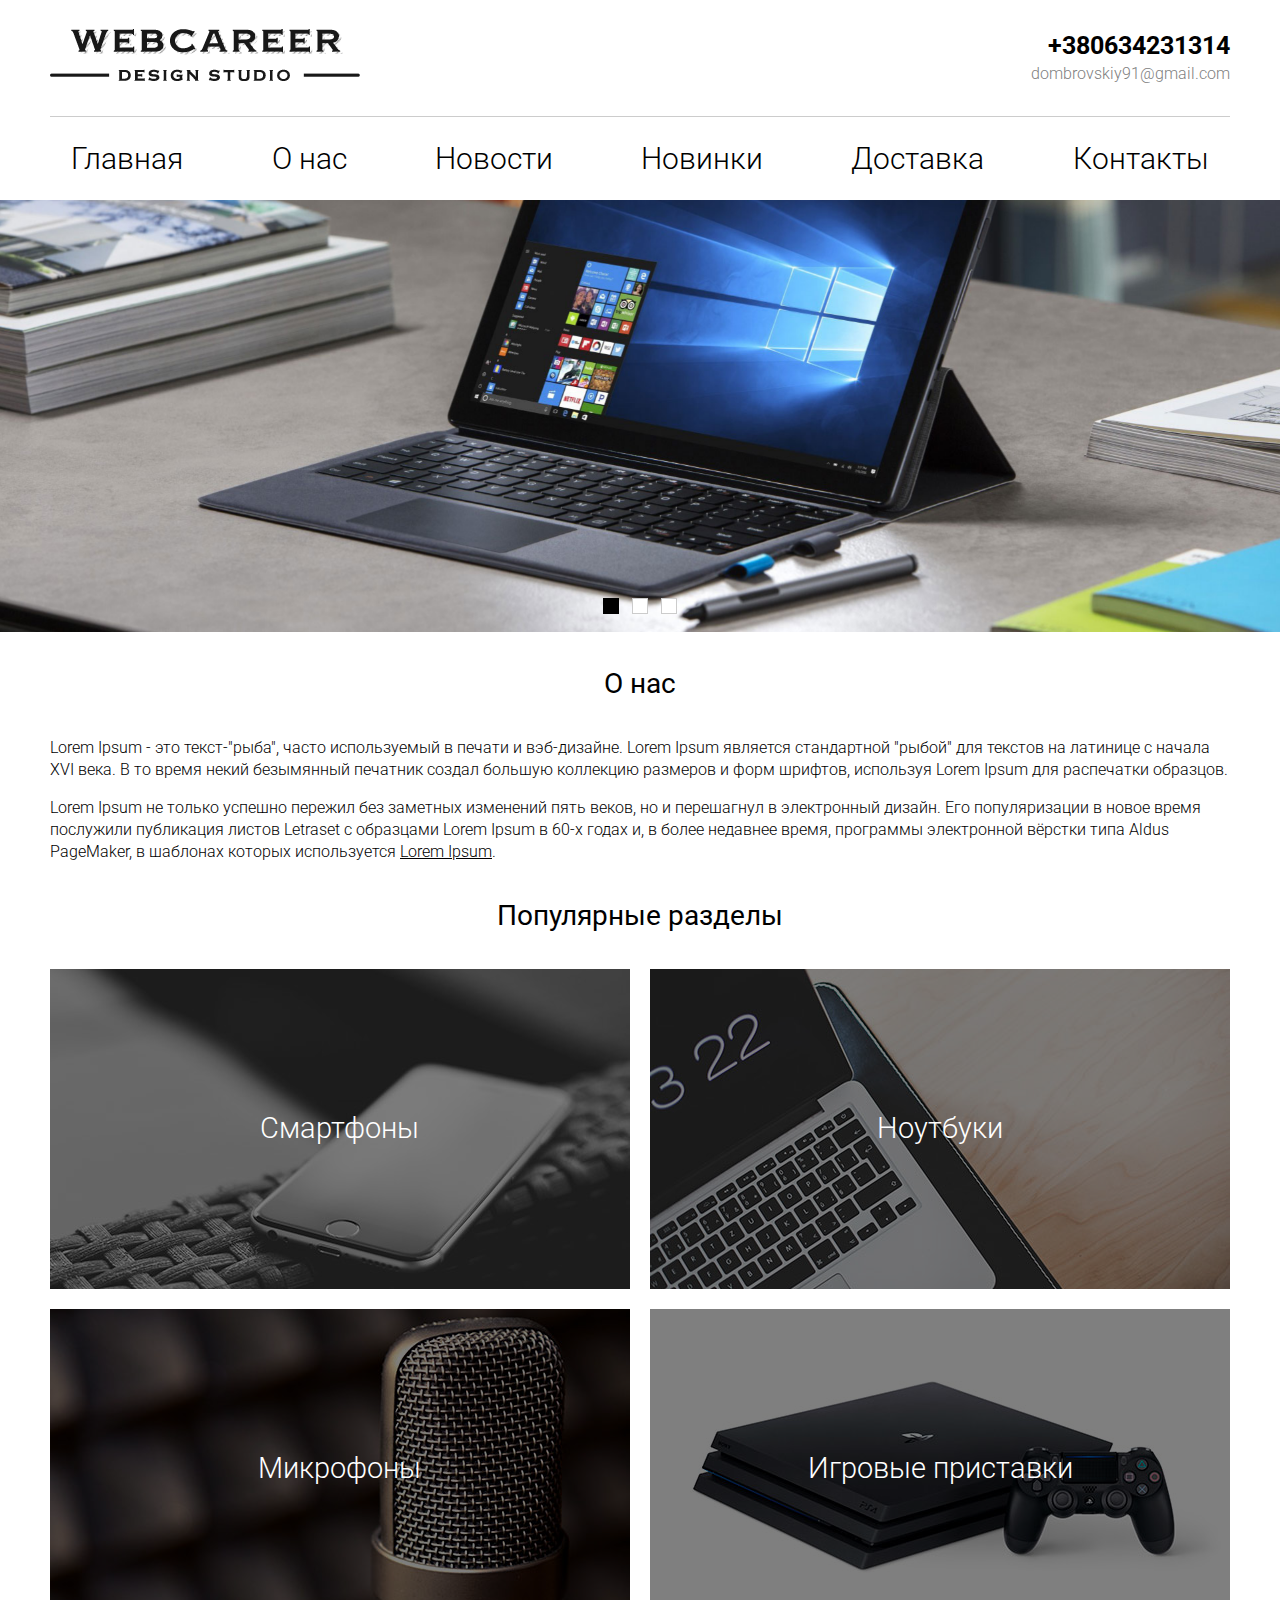
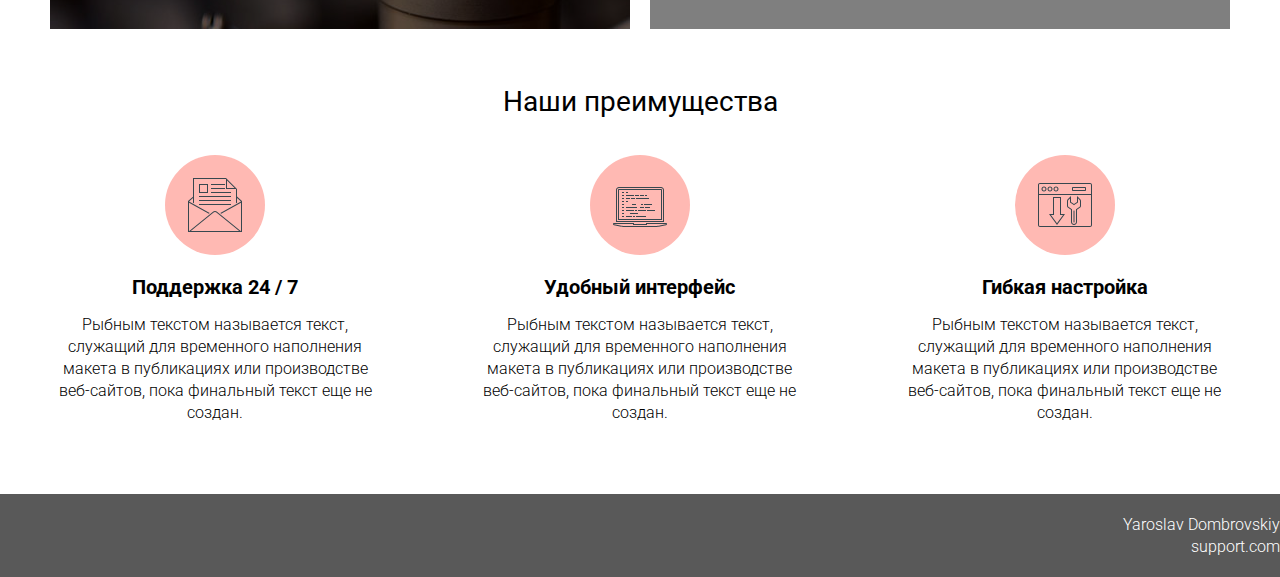
<file: spider/spider/index.html>
<!DOCTYPE html>
 <html lang="ru">

 <head>

 	<meta charset="UTF-8">
 	<meta name = "viewport" content="width=device-width, initial-scale=1">
  	<title> Первый сайт</title>
 	<link href="https://fonts.googleapis.com/css?family=Roboto:300,400,700&amp;subset=cyrillic" rel="stylesheet">
 	<link rel="stylesheet" href="lib/owlcarousel/owl.carousel.min.css">
 	<link rel="stylesheet" href="style.css">
 	<link rel="stylesheet" href="css/responsive.css">

 </head>
 <body class="page">
		<div class="page__row">
			<div class="page__cell">
				<header class="header">
					<div class="header__logo">
						<a href="#" class="logo">
							<img class="logo__picture" src="images/logo.png" alt="">
						</a>
					</div>

 					

 				<div class="header__contact">
					<div class="header__phone-number">

 					<a href= "tel:+380634231314" class ="phone-number">+380634231314</a>
				</div>

					<div class="header__email-address">
						<a href="dombrovskiy91@gmail.com" 
						class="email-address">
						dombrovskiy91@gmail.com</a>
					</div>
 				</div>	


 			</header>


 		

 			</div>
		<div class="page__row">
			<div class="page__cell">
				<nav class= "nav">
					<div class="nav__btn">
						<button data-target="#nav-main" type="button" class="btn-nav">
							
							<span class="btn-nav__line"></span>
							<span class="btn-nav__line"></span>
							<span class="btn-nav__line"></span>

						</button>
					</div>
					<ul class="nav__list" id = "nav-main">
						<li class="nav__item">
							<a href="#" class="nav__link link">
								Главная 

							</a>
						</li>
							<li class="nav__item">
							<a href="#" class="nav__link link">
								О нас
							</a>
						</li>
							<li class="nav__item">
							<a href="#" class="nav__link link">
								Новости 
								
							</a>

							<li class="nav__item">
							<a href="#" class="nav__link link">
								Новинки 
								
							</a>
						</li>

							<li class="nav__item">
							<a href="#" class="nav__link link">
								Доставка 
								
							</a>
						
						</li>
						<li class="nav__item">
							<a href="#" class="nav__link link">
								Контакты  
								
							</a>
						</li>
					</ul>
				</nav>
			</div>
		</div>

		
		<div class="page__row">
			<div class="owl-carousel slider">
			<div class="slider__item" style="background-image: url(images/slide.jpg)"></div>
			<div class="slider__item" style="background-image: url(images/slide.jpg)"></div>
			<div class="slider__item" style="background-image: url(images/slide.jpg)"></div>
			</div>

 		</div>


		<div class = "page__row">
			<div class="page__cell">
				<section class="section">
					<h2 class="headline"> О нас	</h2>
					
					<p>Lorem Ipsum - это текст-"рыба", часто используемый в печати и вэб-дизайне. Lorem Ipsum является стандартной "рыбой" для текстов на латинице с начала XVI века. В то время некий безымянный печатник создал большую коллекцию размеров и форм шрифтов, используя Lorem Ipsum для распечатки образцов.</p>
					<p>Lorem Ipsum не только успешно пережил без заметных изменений пять веков, но и перешагнул в электронный дизайн. Его популяризации в новое время послужили публикация листов Letraset с образцами Lorem Ipsum в 60-х годах и, в более недавнее время, программы электронной вёрстки типа Aldus PageMaker, в шаблонах которых используется <a class="link" href="#">Lorem Ipsum</a>.</p>
				</section>


				<section class="section">
					<h2 class = "headline">Популярные разделы</h2>

					<div class="grid">
						<div class="grid__item">
							<a href="#" class="grid__link"> 
								<img src="images/section-1.jpg" alt="picture1" class="grid__picture">
								<div class="grid__overlay">
									<div class="grid__text">
										Смартфоны 
									</div>
								</div>
								
							</a>
						</div>

							<div class="grid__item">
							<a href="#" class="grid__link"> 
								<img src="images/section-2.jpg" alt="picture2" class="grid__picture">
								<div class = "grid__overlay">
									<div class="grid__text">
										Ноутбуки  
									</div>
								</div>
								
							</a>
						</div>

							<div class="grid__item">
							<a href="#" class="grid__link"> 
								<img src="images/section-3.jpg" alt="picture3" class="grid__picture">
								<div class = "grid__overlay">
									<div class="grid__text">
										Микрофоны 
									</div>
								</div>
								
							</a>
						</div>

							<div class="grid__item">
							<a href="#" class="grid__link"> 
								<img src="images/section-4.jpg" alt="picture4" class="grid__picture">
								<div class = "grid__overlay">
									<div class="grid__text">
										Игровые приставки 
									</div>
								</div>
								
							</a>
						</div>
					
					</div>
				</section>

				<section class="section">
					<h2 class = "headline">
						Наши преимущества
					</h2>
					<div class="advantage">
						<div class="advantage__item">
							<span class="icon-circle
							advantage__icon">
								<img src="images/advantage-1.svg" alt="icon1" 
								class="icon-circle__picture">
							</span>
							<h3 class="advantage__headline"> Поддержка 24 / 7</h3>
							<div class="advantage__description">
								Рыбным текстом называется текст, служащий для временного наполнения макета в публикациях или производстве веб-сайтов, пока финальный текст еще не создан.
							</div>
						</div>
							<div class="advantage__item">
							<span class="icon-circle
							advantage__icon">
								<img src="images/advantage-2.svg" alt="icon2" 
								class="icon-circle__picture">
							</span>
							<h3 class="advantage__headline"> Удобный интерфейс</h3>
							<div class="advantage__description">
								Рыбным текстом называется текст, служащий для временного наполнения макета в публикациях или производстве веб-сайтов, пока финальный текст еще не создан.
							</div>
						</div>
							<div class="advantage__item">
							<span class="icon-circle
							advantage__icon">
								<img src="images/advantage-3.svg" alt="icon3" 
								class="icon-circle__picture">
							</span>
							<h3 class="advantage__headline"> Гибкая настройка</h3>
							<div class="advantage__description">
								Рыбным текстом называется текст, служащий для временного наполнения макета в публикациях или производстве веб-сайтов, пока финальный текст еще не создан.
							</div>
						</div>
					</div>
				</section>
			</div>
		</div>

		<div class="page__row page__row--footer">
			<div class="page cell">
				<footer class="footer">
					<div class="footer__copyright">
						 Yaroslav Dombrovskiy <br>
						 <a class="footer__link" href="https://www.google.com/"
						 >support.com</a>
					</div>
				</footer>
			</div>
		</div>	






 



<script src="https://ajax.googleapis.com/ajax/libs/jquery/3.3.1/jquery.min.js"></script>
<script src="lib/owlcarousel/owl.carousel.min.js"></script>
<script src="js/script.js"></script>
 
 </body>

 </html>
</file>
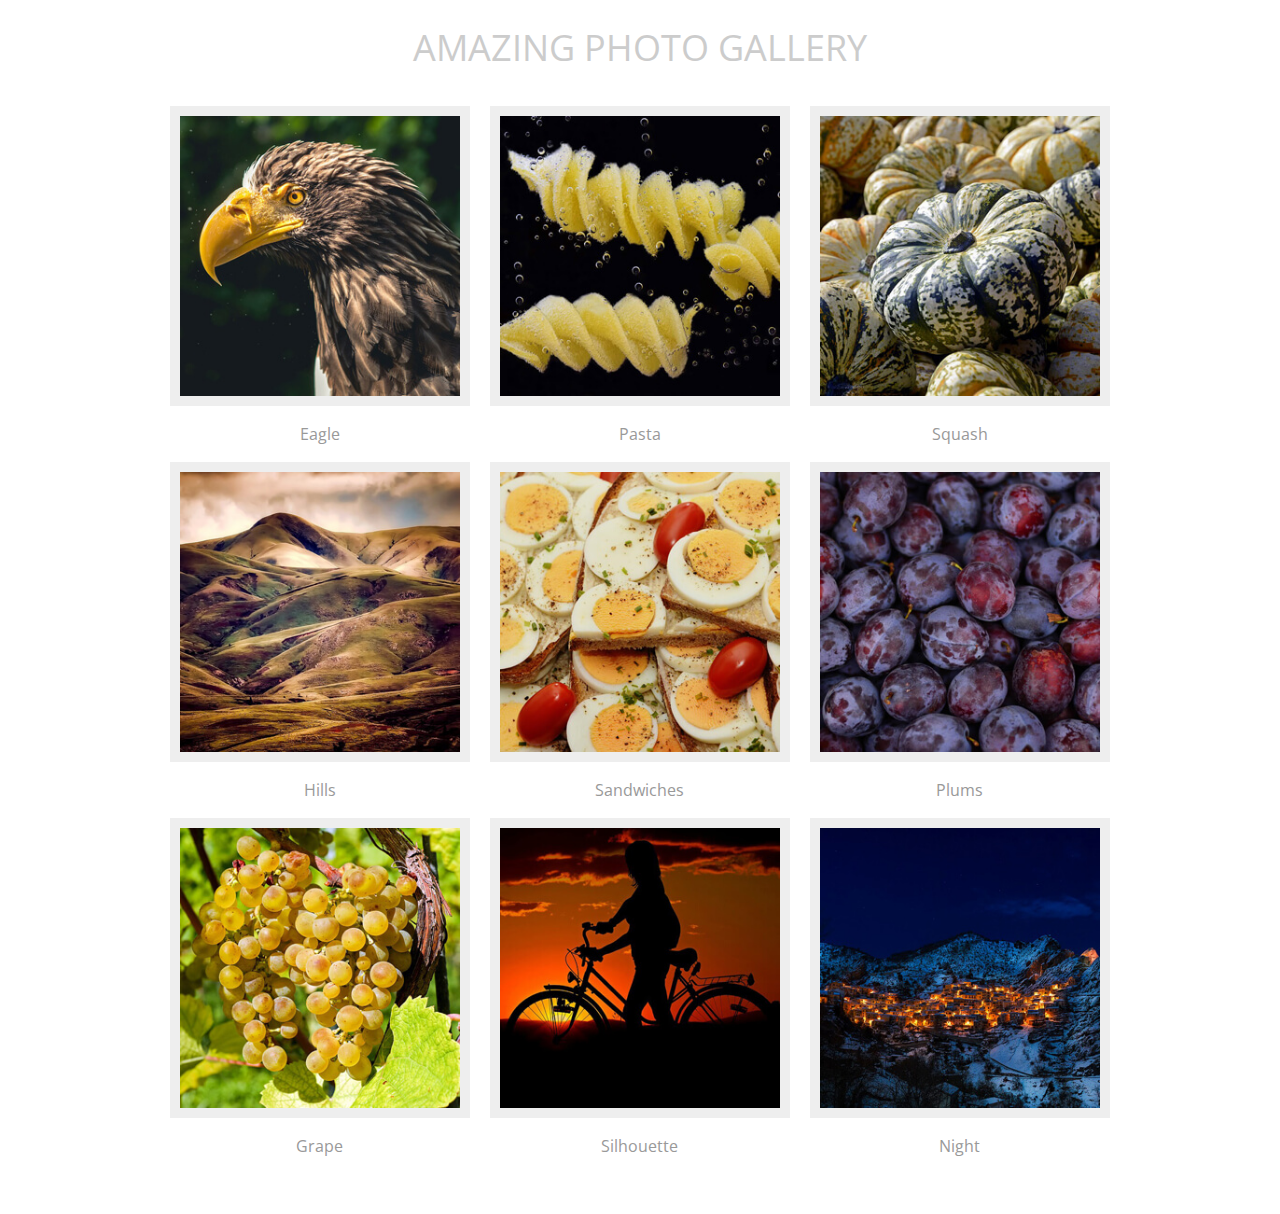
<file: gallery/gallery.html>
<!DOCTYPE html>
<html>
    
	<head>
		<title>Photo Gallery — Practice</title>
		<meta name="viewport" content="width=device-width, initial-scale=1.0">
        <meta charset="utf-8">
        <link href="css/reset.css" rel="stylesheet">
        <link href="lightbox/css/lightbox.min.css" rel="stylesheet">
        <link href="https://fonts.googleapis.com/css?family=Open+Sans:300" rel="stylesheet">
		<link href="css/style.css" rel="stylesheet">
	</head>
    
    <body>
        
        <div class="container">
        
            <h1>Amazing Photo Gallery</h1>

            <div id="gallery">

                <figure class="photo">                      
                    <a href="img/originals/img-01.jpg" data-lightbox="roadtrip"data-title="Eagle">
                        <img src="img/img-01-min.jpg" alt="Eagle" /></a>
                    <figcaption>Eagle</figcaption>
                </figure>



                <figure class="photo">
                    <a href="img/originals/img-02.jpg" data-lightbox="roadtrip"data-title="Pasta">
                        <img src="img/img-02-min.jpg" alt="Pasta" /></a>
                    <figcaption>Pasta</figcaption>
                </figure>

                <figure class="photo">
                    <a href="img/originals/img-03.jpg" data-lightbox="roadtrip"data-title="Squash" >
                        <img src="img/img-03-min.jpg" alt="Squash" /></a>
                    <figcaption>Squash</figcaption>
                </figure>

                <figure class="photo">
                    <a href="img/originals/img-04.jpg" data-lightbox="roadtrip"data-title="Hills" >
                        <img src="img/img-04-min.jpg" alt="Hills" /></a>
                    <figcaption>Hills</figcaption>
                </figure>

                <figure class="photo">
                    <a href="img/originals/img-05.jpg" data-lightbox="roadtrip"data-title="Sandwiches">
                        <img src="img/img-05-min.jpg" alt="Sandwiches" /></a>
                    <figcaption>Sandwiches</figcaption>
                </figure>

                <figure class="photo">
                    <a href="img/originals/img-06.jpg" data-lightbox="roadtrip"data-title="Plums">
                        <img src="img/img-06-min.jpg" alt="Plums" /></a>
                    <figcaption>Plums</figcaption>
                </figure>

                <figure class="photo">
                    <a href="img/originals/img-07.jpg" data-lightbox="roadtrip"data-title="Grape">
                        <img src="img/img-07-min.jpg" alt="Grape" /></a>
                    <figcaption>Grape</figcaption>
                </figure>

                <figure class="photo">
                    <a href="img/originals/img-08.jpg" data-lightbox="roadtrip"data-title="Silhouette">
                        <img src="img/img-08-min.jpg" alt="Silhouette" /></a>
                    <figcaption>Silhouette</figcaption>
                </figure>

                <figure class="photo">
                    <a href="img/originals/img-09.jpg" data-lightbox="roadtrip"data-title="Night">
                        <img src="img/img-09-min.jpg" alt="Night" /></a>
                    <figcaption>Night</figcaption>
                </figure>

            </div>
        </div>
        
        <script src="lightbox/js/lightbox-plus-jquery.min.js"></script>
    </body>
</html>
</file>
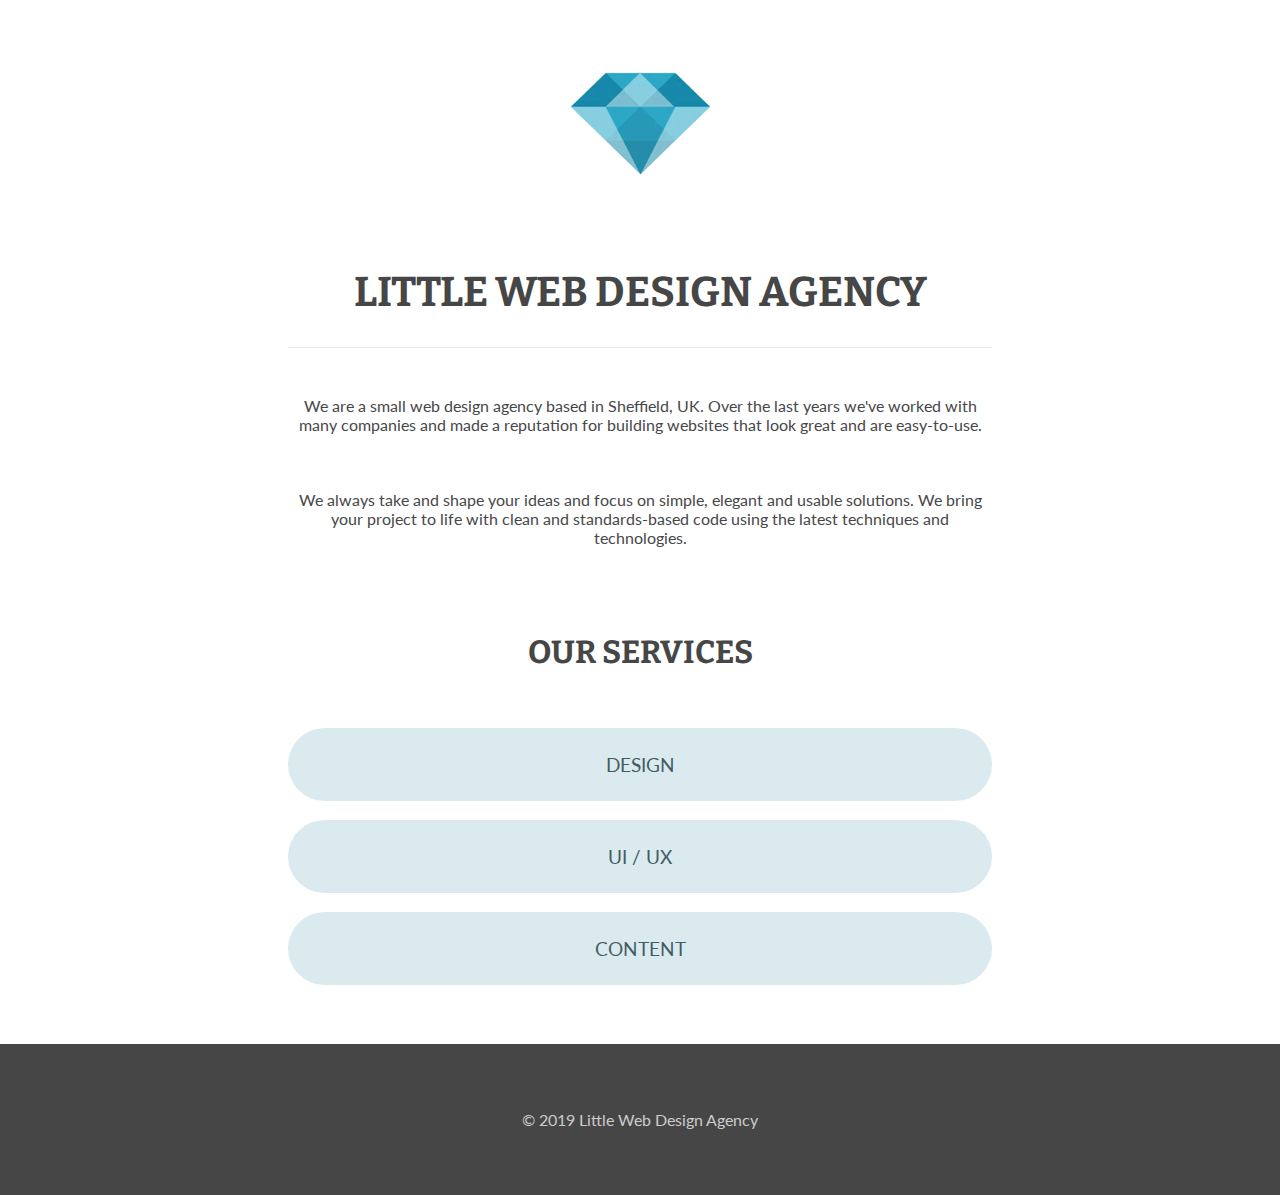
<file: landing_page2/index.html.html>
<!DOCTYPE html>
<html>

<head>

<meta charset="UTF-8">
<title>Little Web Design Agency</title>

<link href='http://fonts.googleapis.com/css?family=Lato:400,900' rel='stylesheet' type='text/css'>
<link href='http://fonts.googleapis.com/css?family=Bitter' rel='stylesheet' type='text/css'>
<link rel="shortcut icon" href="favicon.png" type="image/png">

<style>
body{margin:0;}

.logo {
	padding-top: 30px;
	cursor: pointer;
	transition: 0.6s ease;
}

.logo:hover {
	opacity: 0.6;

}



a img {
	border: none;
}

h2 ~ p {
	font-family: 'Lato', sans-serif;
	font-size: 1.2em;
	text-transform: uppercase;
	color: #425c63;
	background: #dbeaee;
	border-radius: 100px;
	padding: 25px 0;
	transition: 0.5s ease;
}

h2 ~ p:hover {
	font-weight: 900;
	color: #FFF;
	background: #559fb4;
	cursor: pointer;
}

@media all and (min-width: 500px) {

h2 ~ p:hover {
	letter-spacing: 3px;
}
}
p {
	font-family: 'Lato', sans-serif;
	font-size: 1em;
	color: #474749;
	text-align: center;
	padding: 20px 0;
}

h1, h2 {
	font-family: 'Bitter', serif;
	color: #464646;
	text-align: center;
	text-transform: uppercase;
	padding: 40px 0 30px;
}

h1 {
	font-size: 2.6em;
	border-bottom: 1px solid #eae9e9;
}

h2 {
	font-size: 2em;
}

#area {
	width: 55%;
	padding-bottom: 40px;
	margin: 0 auto;
}

footer {
	width: 100%;
	background: #464646;
	padding: 30px 0;
}

footer p {
	color: #ccc;
}

</style>
</head>

<body>

<p><a href="http://google.com"><img class="logo" 
	src="little-web-design-agency-logo.png" alt="Go back to Indigo Web Design Studio Blog" title="Go back to Indigo Web Design Studio Blog"></a></p>

<div id = "area">

<h1>Little Web Design Agency</h1>

<p>We are a small web design agency based in Sheffield, UK. Over the last years we've worked with many companies and made a reputation for building websites that look great and are easy-to-use.</p>

<p>We always take and shape your ideas and focus on simple, elegant and usable solutions. We bring your project to life with clean and standards-based code using the latest techniques and technologies.</p>

<h2>Our services</h2>

<p>Design</p>

<p>UI / UX</p>

<p>Content</p>

</div>

<footer>

<p>&#169; 2019 Little Web Design Agency</p>

</footer>

</body>

</html>
</file>
<file: axit/css/style.css>
*,::before,::after{-webkit-box-sizing:border-box;box-sizing:border-box}body{font-family:'Open+Sans', sans-serif;font-weight:400;font-size:14px;line-height:24px;color:#86878b}a{color:inherit;text-decoration:none}ul,li{list-style:none;padding:0;margin:0}.navbar{background:#000}.container{max-width:1200px;padding-left:15px;padding-right:15px;margin:0 auto}.navbar__inner{display:-webkit-box;display:-ms-flexbox;display:flex;-webkit-box-pack:justify;-ms-flex-pack:justify;justify-content:space-between;-webkit-box-align:center;-ms-flex-align:center;align-items:center;height:70px}.menu__list{display:-webkit-box;display:-ms-flexbox;display:flex;-webkit-box-pack:justify;-ms-flex-pack:justify;justify-content:space-between}.menu__list li+li{margin-left:42px}.menu__list a:hover{color:#fff;-webkit-transition:1s;transition:1s}.header{background-image:url(../img/header-bg.jpg);background-size:cover;background-position:center center;background-repeat:no-repeat}.header__inner{max-height:640px;display:-webkit-box;display:-ms-flexbox;display:flex;-webkit-box-align:center;-ms-flex-align:center;align-items:center;-webkit-box-pack:justify;-ms-flex-pack:justify;justify-content:space-between}.header__left-side{padding:110px 0 140px 0;display:-webkit-box;display:-ms-flexbox;display:flex;-webkit-box-orient:vertical;-webkit-box-direction:normal;-ms-flex-direction:column;flex-direction:column;max-width:520px}.header__logo{margin-bottom:10px}.img__title{text-transform:uppercase;font-family:'Raleway', sans-serif;font-weight:400;font-size:36px;color:#ffffff;line-height:38px;margin-bottom:30px}.line__left::before{content:'';width:65px;height:2px;background-color:#ffffff;position:absolute;left:0;top:0}.text__img{padding:30px 0;font-family:'Raleway', sans-serif;font-weight:300;font-size:16px;opacity:0.8;color:#ffffff;position:relative}.btn{border:1px solid #f5f5f5;width:130px}.btn a{display:block;font-weight:600;border:1px solid #cccccc;text-align:center;padding:6px 10px;color:#fff}.btn a:hover{color:#86878b;-webkit-transition:1s;transition:1s}.header__right-side{background:#fff;max-width:360px;max-height:360px}.contact__form{display:-webkit-box;display:-ms-flexbox;display:flex;-webkit-box-orient:vertical;-webkit-box-direction:normal;-ms-flex-direction:column;flex-direction:column}.contact__form input{display:block;width:100%;border:none;border-bottom:1px solid #bdbdbd;padding-top:40px;padding-bottom:10px;outline:none}.contact__form input:first-child{padding-top:0}.contact__form input::-webkit-input-placeholder{color:#bdbdbd;outline:none;padding-left:10px}.contact__form input:-ms-input-placeholder{color:#bdbdbd;outline:none;padding-left:10px}.contact__form input::-ms-input-placeholder{color:#bdbdbd;outline:none;padding-left:10px}.contact__form input::placeholder{color:#bdbdbd;outline:none;padding-left:10px}.contact__form .input__inner{padding-left:35px;padding-right:35px}.right-side__title{border:1px solid #fff;border-radius:2px 2px 0 0;text-align:center;background:#f5f5f5;font-weight:700;font-size:20px;padding:15px 50px;color:#333333;margin-bottom:40px}.right-side__title span{color:#ff8b38;text-transform:uppercase}.header__btn-link{border-radius:2px}.header__btn-link a{width:100%;display:block;font-weight:600;background:#ff9b51;color:#fff;padding:16px 50px;margin-top:48px;text-align:center;border:1px solid #ff9b51;border-radius:0 0 2px 2px}.header__btn-link a:hover{color:#333333;-webkit-transition:1s;transition:1s}.brand-bar{border-bottom:1px solid #d6d6d6}.brand-bar__wrapper{border-bottom:1px solid #86878b}.brand-bar__container-inner{background:#fff;padding:20px 0;display:-webkit-box;display:-ms-flexbox;display:flex;-webkit-box-pack:justify;-ms-flex-pack:justify;justify-content:space-between;-webkit-box-align:center;-ms-flex-align:center;align-items:center;vertical-align:middle}.container-inner__box{max-width:360px}.brand-bar__social-title{font-size:20px;color:#333333;font-weight:700}.brand-bar__social-icon-box{max-width:880px}.brand-bar__social-icon-box a{background-repeat:no-repeat;height:33px;width:33px;display:inline-block;margin-right:20px;opacity:.6}.brand-bar__social-icon-box a:last-child{margin-right:0}.brand-bar__social-icon-box a:hover{opacity:.8;-webkit-transition:1s;transition:1s}.brand-bar__social-icon-box .facebook{background-image:url(../img/soc_icon/facebook2.svg)}.brand-bar__social-icon-box .google-plus{background-image:url(../img/soc_icon/google-plus2.svg)}.brand-bar__social-icon-box .stumbleupon{background-image:url(../img/soc_icon/stumbleupon2.svg)}.brand-bar__social-icon-box .twitter{background-image:url(../img/soc_icon/twitter.svg)}.brand-bar__social-icon-box .vk{background-image:url(../img/soc_icon/vk.svg)}.brand-bar__social-icon-box .telegram{background-image:url(../img/soc_icon/telegram.svg)}.brand-bar__social-icon-box .rss{background-image:url(../img/soc_icon/rss2.svg)}.advantages{border-top:1px solid #eaeaea;background:#f5f5f5}.advantages__inner{padding:140px 0 120px;display:-webkit-box;display:-ms-flexbox;display:flex;-webkit-box-pack:justify;-ms-flex-pack:justify;justify-content:space-between;-webkit-box-align:center;-ms-flex-align:center;align-items:center;-ms-flex-wrap:wrap;flex-wrap:wrap}.tab{width:110px;height:110px;background:#333333;color:#ffffff;font-size:15px;line-height:20px;font-weight:700;text-transform:uppercase;border:1px solid #ccc;border-radius:2px;display:-webkit-box;display:-ms-flexbox;display:flex;-webkit-box-align:center;-ms-flex-align:center;align-items:center;-webkit-box-pack:center;-ms-flex-pack:center;justify-content:center;cursor:pointer}.tab:hover{background:#ff8b38;-webkit-transition:1s;transition:1s}.advantages__tabs-info{max-width:485px}.advantages__tabs-info .tabs-info__title{color:#000;font-size:20px;font-weight:700;margin-bottom:50px}.advantages__tabs-info .tabs-info__text{color:#86878b;line-height:20px}.advantages__tabs-info .tabs-info__text p+p{margin-top:20px;margin-bottom:50px}.info__btn{display:block;cursor:pointer;border:1px solid #ccc;border-radius:2px;color:#fff;background:#ff8b38;line-height:20px;text-align:center;width:120px;padding:10px 8px;font-size:15px}.info__btn:hover{color:#333333;-webkit-transition:1s;transition:1s}.feature-1{background:#ffffff}.feature__wrapper{display:-webkit-box;display:-ms-flexbox;display:flex;-webkit-box-pack:justify;-ms-flex-pack:justify;justify-content:space-between;padding:110px 0 130px;-ms-flex-wrap:wrap;flex-wrap:wrap}.feature__content-title{font-size:20px;font-weight:700;color:#333333;margin-bottom:30px}.feature__content-text{max-width:440px;position:relative;padding:30px 0}.line__left--orange::before{background-color:#ff8b38}.feature__content-info{max-width:440px;position:relative;padding-left:60px}.content-info__title{font-size:14px;font-weight:600;color:#333333}.content-info__title::before{content:'';left:0;background-image:url(../img/icon-upload.png);background-position:center;background-repeat:no-repeat;width:40px;height:40px;position:absolute}.feature-2{background:#f5f5f5}.feature__img--left{-webkit-box-ordinal-group:2;-ms-flex-order:1;order:1}.feature__img--left{-webkit-box-ordinal-group:3;-ms-flex-order:2;order:2}.feature__content-inner{-webkit-box-ordinal-group:1;-ms-flex-order:0;order:0}.feature__content-text p{line-height:20px;margin-bottom:24px}.our-process__wrapper{background:#ffffff;padding:100px 0}.commercial{text-align:center}.commercial__title{font-family:'Raleway',sans-serif;font-weight:400;font-size:36px;line-height:43px;text-transform:uppercase;color:#212121;margin-bottom:26px}.commercial__subtitle{padding-top:28px;margin-bottom:75px;color:#86878b;font-size:14px;line-height:20px;position:relative}.commercial__subtitle::before{content:'';width:65px;height:2px;background-color:#ff8b38;position:absolute;left:0;right:0;top:0;margin:0 auto}.our-process__inner{display:-webkit-box;display:-ms-flexbox;display:flex;-webkit-box-pack:justify;-ms-flex-pack:justify;justify-content:space-between}.our-process__item{text-align:center;max-width:360px}.our-process__title{margin:24px 0;font-size:20px;font-weight:700;color:#333333}.our-process__text{font-size:14px;line-height:20px;color:#86878b}.pricing{background:#f5f5f5}.pricing__wrapper{padding:100px 0}.pricing__inner{display:-webkit-box;display:-ms-flexbox;display:flex;-webkit-box-pack:justify;-ms-flex-pack:justify;justify-content:space-between;color:#fff}.pricing__item{width:100%;max-width:350px;background:#333333}.pricing__item--most-popular{margin-top:-35px}.pricing__item-title{padding:20px 0;text-align:center;font-size:20px;font-weight:700;color:#ffffff;border-bottom:1px solid #fff}.pricing__item-text{font-family:'Raleway', sans-serif;text-align:center;padding:30px 0 0;font-weight:700;font-size:94px;color:#ffffff}.pricing__item-text span{font-size:35px}.subtitle{margin:30px 0 20px;font-size:14px;font-weight:600;font-family:'Open+Sans', sans-serif;opacity:0.5}.subtitle__rating{width:100%;height:5px;background:#ff8b38}.subtitle__rating--most-popular{cursor:pointer;height:40px;color:#fff;font-size:14px;font-weight:700;font-family:'Open+Sans', sans-serif;padding:16px;display:-webkit-box;display:-ms-flexbox;display:flex;-webkit-box-pack:center;-ms-flex-pack:center;justify-content:center;-webkit-box-align:center;-ms-flex-align:center;align-items:center}.subtitle__rating--most-popular:hover{color:#333333;-webkit-transition:1s;transition:1s}.pricing__item-info{font-family:'Open+Sans', sans-serif;text-transform:uppercase;background:#fff;color:#86878b;text-align:center}.pricing__item-info li{padding:16px;border-bottom:1px solid #f5f5f5}.reviews__wrapper{background:#ffffff;padding:100px 0}.reviews__inner{display:-webkit-box;display:-ms-flexbox;display:flex;-webkit-box-pack:justify;-ms-flex-pack:justify;justify-content:space-between}.reviews__item{max-width:280px}.reviews__item-text-box{border-radius:2px;font-size:14px;background:#f5f5f5;padding:30px 10px;margin-bottom:25px;position:relative}.reviews__item-text-box::after{bottom:-42px;left:28px;content:'';position:absolute;border-top:18px solid #f5f5f5;border-bottom:25px solid transparent;border-right:25px solid transparent;border-left:25px solid transparent;width:0;height:0}.reviews__item-author{display:-webkit-box;display:-ms-flexbox;display:flex;-webkit-box-align:center;-ms-flex-align:center;align-items:center}.item-author__info{margin-left:20px}.info-author__name{color:#333333;font-size:20px;font-weight:700}.info-author__position{font-size:14px}.contact-banner{padding:100px 0;background-image:url(../img/contact-bg.jpg);background-size:cover;background-repeat:no-repeat;background-position:center}.commercial__title--white{color:#fff}.line__left--center{text-align:center;position:relative}.line__left--center::before{left:0;right:0;margin:0 auto}.btn__center{margin:0 auto}.footer{padding:100px 0 80px}.footer__inner{display:-webkit-box;display:-ms-flexbox;display:flex;-ms-flex-pack:distribute;justify-content:space-around}.footer__left-side{width:520px}.footer__right-side{width:47%}.footer__right-side textarea{border:none;outline:none;border-bottom:1px solid #bdbdbd;outline:0;padding:10px;height:161px;resize:none;width:100%}textarea::-webkit-input-placeholder{color:#bdbdbd;outline:none;padding-left:10px}textarea:-ms-input-placeholder{color:#bdbdbd;outline:none;padding-left:10px}textarea::-ms-input-placeholder{color:#bdbdbd;outline:none;padding-left:10px}textarea::placeholder{color:#bdbdbd;outline:none;padding-left:10px}.info__btn--center{width:13%;margin:40px auto}.brand-bar__down{background:#ccc;padding:20px;text-align:center}.brand-bar__social-icon-box--down{max-width:100%;z-index:2}.copiright{font-size:12px}#toTop{width:50px;height:50px;position:fixed;bottom:10px;right:10px;cursor:pointer;background-image:url(../img/icon-up.png);background-repeat:no-repeat;background-size:cover;background-position:center}
</file>
<file: axit/css/media.css>
@media (max-width: 1120px){.pricing__item{max-width:300px}.footer__left-side{width:420px}.footer__right-side{width:430px}.advantages__tabs{margin-right:20px}.advantages__tabs-img{margin:60px auto}}@media (max-width: 1000px){.pricing__item{max-width:250px}.footer__left-side{width:300px}.footer__right-side{width:320px}.advantages__tabs-img img,.feature__img img,.feature__img--left img{width:80%}.feature__wrapper{-webkit-box-pack:center;-ms-flex-pack:center;justify-content:center}}@media (max-width: 960px){.info__btn--center{width:16%}}@media (max-width: 850px){.pricing__inner{-webkit-box-orient:vertical;-webkit-box-direction:normal;-ms-flex-direction:column;flex-direction:column;-webkit-box-align:center;-ms-flex-align:center;align-items:center}.pricing__item{margin-bottom:30px;max-width:300px}.pricing__item--most-popular{margin-top:0}.our-process__inner{-webkit-box-pack:center;-ms-flex-pack:center;justify-content:center;-ms-flex-wrap:wrap;flex-wrap:wrap}.our-process__item{margin-bottom:20px}.advantages__tabs-info .tabs-info__text p+p{margin-bottom:30px}.advantages__tabs-info .advantages__tabs-img img,.advantages__tabs-info .feature__img img,.advantages__tabs-info .feature__img--left img{width:60%}.brand-bar__container-inner{-webkit-box-orient:vertical;-webkit-box-direction:normal;-ms-flex-direction:column;flex-direction:column;-webkit-box-align:center;-ms-flex-align:center;align-items:center}.brand-bar__social-icon-box a{margin-top:15px}.header__inner{padding:20px 0}.header__left-side{padding:0 0 50px 0}.reviews__inner{-webkit-box-orient:vertical;-webkit-box-direction:normal;-ms-flex-direction:column;flex-direction:column;-webkit-box-align:center;-ms-flex-align:center;align-items:center}.reviews__item{margin-bottom:30px}}@media (max-width: 800px){.header__inner{-webkit-box-align:start;-ms-flex-align:start;align-items:flex-start}.container-inner__box{max-width:100%}.brand-bar__container-inner{-webkit-box-align:start;-ms-flex-align:start;align-items:flex-start}.info__btn--center{width:20%}}@media (max-width: 750px){.advantages__tabs{margin-right:0}.content-info__title{margin-top:10px}.header__inner{-webkit-box-align:center;-ms-flex-align:center;align-items:center}.header__inner,.brand-bar__container-inner,.advantages,.feature-1,.feature-2{text-align:center}.btn,.info__btn{margin:0 auto}.line__left::before{margin:0 auto;left:0;right:0}.header__left-side,.advantages__tabs-info,.feature__content-text,.feature__content-info{max-width:100%}.advantages__inner{padding:30px 0 30px}.advantages__inner{-webkit-box-orient:vertical;-webkit-box-direction:normal;-ms-flex-direction:column;flex-direction:column}.advantages__tabs{display:-webkit-box;display:-ms-flexbox;display:flex}.advantages__tabs-info .tabs-info__title{margin:20px 0}.header__inner{max-height:100%;-webkit-box-orient:vertical;-webkit-box-direction:normal;-ms-flex-direction:column;flex-direction:column}.header__inner{padding-bottom:40px}.menu__list{display:none;position:absolute;top:70px;width:100%;left:0;text-align:center;background-color:#473333;opacity:.9;z-index:5}.menu__list li+li{margin-left:0}.menu__list a{width:100%;display:block;padding:8px}.menu__btn{width:30px;height:20px;position:relative;cursor:pointer}.menu__btn span{width:100%;height:2px;background-color:#fff;top:9px;position:absolute}.menu__btn::after,.menu__btn::before{content:'';width:100%;height:2px;background-color:#fff;position:absolute}.menu__btn::after{top:0}.menu__btn::before{bottom:0}.footer__inner{-webkit-box-orient:vertical;-webkit-box-direction:normal;-ms-flex-direction:column;flex-direction:column;-webkit-box-align:center;-ms-flex-align:center;align-items:center}.footer__left-side{margin-bottom:30px}}@media (max-width: 640px){.pricing__inner{-webkit-box-orient:vertical;-webkit-box-direction:normal;-ms-flex-direction:column;flex-direction:column;-webkit-box-align:center;-ms-flex-align:center;align-items:center}.pricing__item--most-popular{margin-top:0}.info__btn--center{width:30%}}@media (max-width: 460px){.feature__content-info{padding-left:50px}.pricing__item{max-width:260px}.feature__wrapper,.our-process__wrapper,.pricing__wrapper,.reviews__wrapper,.footer{padding:30px 0}.commercial__subtitle{margin-bottom:50px}.commercial__title,.commercial__title--white,.img__title{font-size:25px}.tab{width:90px;height:92px}.contact__form .input__inner{padding-left:5px;padding-right:5px}.advantages__tabs{-ms-flex-wrap:wrap;flex-wrap:wrap}.brand-bar__social-icon-box a{margin-left:20px}.img__title{font-size:28px}.advantages__tabs-info .tabs-info__title{margin:20px 0;font-size:16px}.pricing__item-title,.right-side__title,.brand-bar__social-title,.feature__content-title,.our-process__title,.info-author__name{font-size:16px}.right-side__title{margin-bottom:30px}.pricing__item-text{font-size:73px}.pricing__item-info li{padding:12px}.contact__form input{padding-top:30px}.info__btn--center,.footer__left-side,.footer__right-side{width:100%}}@media (max-width: 340px){.brand-bar__social-icon-box a:last-child{margin-right:20px}}@media (min-width: 750px){.menu__list{display:-webkit-box !important;display:-ms-flexbox !important;display:flex !important}}
</file>
<file: coaching/css/style.css>
*,
::before,
::after{
  box-sizing: border-box;
  outline: none;
}
body{
  font-family: 'Open Sans';
  font-style: normal;
  font-weight: 300;
  font-size: 16px;
}
.container{
  margin: 0 auto;
  max-width: 1080px;
  padding-left: 15px;
  padding-right: 15px;
}
.content__main-title{
  font-size: 50px;
  font-weight: 700;
  text-align: center;
  margin-bottom: 20px;
  line-height: 42px;
}
.header__inner{
  background-color:#f47e27;
  position: relative;
  padding: 20px 0;
  margin-bottom: 30px;
  color:#fff;
}
.sub__title{
  padding-left: 40px;
  font-size: 20px;
  font-style: italic;
  font-weight: 700;
  color:#333;
}
.sub__title::before{
  content: "“";
  position: absolute;
  left: 20px;
  bottom: 25px;
  font-size: 35px;
  font-weight: bold;
  color: #fff;
}
.content__video iframe{
  margin-bottom: 20px;
  width: 600px;
  height: 300px;
}
p{
  margin-bottom: 10px;
}
.content__title,
.reviews__title{
  margin: 20px 0;
  padding: 20px 0;
  text-align: center;
  font-weight: 500;
  font-size: 18px;
  color:#fff;
  background-color:#f47e27;
}
.content__title--white{
  font-size: 24px;
  color:#333;
  background-color:#fff;
}
.content{
  background-color: transparent;
}

.content__inner{
  padding: 20px 0;
}
.container__list{
  list-style: none;
  padding: 15px 0;
  margin-bottom: 15px;
  border-bottom: 2px dashed #333;
}
.container__list-title{
  font-size: 18px;
  font-weight: 500;
  color: #333333
}
.container__list li{
  margin-left: 20px;
  font-size: 18px;
  position: relative;
}
.container__list ::before{
  content: '';
  position: absolute;
  left: -18px;
  top: 6px;
  background-color: #f47e27;
  width: 7px;
  height: 7px;
  border-radius: 50%;
}
  .reviews__author {
    font-size: 18px;
    font-weight: 500;
    padding: 8px 0;
    margin: 15px 0;
    border-bottom: 2px dashed #f47e27;
  }
  .author__block{
    display: flex;
  }
  .author__block img{
    max-width: 250px;
    max-height: 250px;
    margin-right: 20px;
  }
  .price__inner{
    background-color: #333333;
    padding-bottom: 20px;
  }

  .price__block{
    color: #fff;
    display: flex;
    justify-content: center;
    font-size: 42px;
    font-weight: 700;
    margin-bottom: 10px;
  }
  .price__block span {
    line-height: 53px;
    font-size: 26px;
    font-weight: 500;
  }
  .price__btn{
    border-radius: 5px;
    text-decoration: none;
    text-align: center;
    font-weight: 700;
    color:#fff;
    font-size: 22px;
    display: block;
    background-color: #f47e27;
    padding: 20px 40px;
    margin: 0 auto;
    width: 240px;
   
  }
  .price__block-btn:hover{
    transition: .5s;
    opacity: .8;
  }
  @media (max-width: 660px){
    .content__main-title{
      font-size: 38px;
    }
    .sub__title::before{
      left: 12px;
    }
    .content__video iframe{
      width: 400px;
      height: 200px;
    }
    .author__block{
      flex-direction: column;
    }
    .author__block img{
      margin-right: 0;
      margin-bottom: 20px;
    }
  }
  @media (max-width: 600px){
    .price__block span,
    .price__block {
      line-height: 0;
      font-size: 24px;
    }
    .price__block{
      margin-bottom: 20px;
    }
    .price__btn{
      padding: 12px 20px;
      font-size: 18px;
    }
    
  }
  @media (max-width: 460px){
    .content__main-title{
      font-size: 28px;
    }
    .content__video iframe{
      width: 300px;
      height: 200px;
    
    }
    .content__title,
    .reviews__title{
      padding: 10px 0;
      font-size: 16px;
    }
    .price__block span,
    .price__block {
      line-height: 0;
      font-size: 16px;
    }
    .reviews__author,
    .sub__title,
    .container__list-title,
    .price__btn {
      font-size: 16px;
    }
    .content__main-title{
      line-height: 24px;
      font-size: 24px;
    }
  }
</file>
<file: it/css/responsive.css>
@media screen and (max-width: 992px){
  html{
    font-size: 90%;
  }
} 

@media screen and (max-width: 768px){

  html{
    font-size: 85%;
  }
 
 .nav__list{
  display: none;
 }
 .nav__btn,
 .nav__list--open{
  display: block;
 }
 .nav__link{
  padding:1rem;
  display: inline-block;
 }
} 

@media screen and (max-width: 600px){
    html{
    font-size: 81%;
  }
  .header__logo,
  .header__contact{
    float:none;
    text-align: center;
  }
 .header__contact{
  margin-top: 1rem;
 }
 .slider__item{
  padding-top: 16rem;
 }

 .grid__item{
  float: none;
 }
 .advantage{
  display: block;
   }
 .advantage__item{
  margin-bottom: 2rem;
 }
 .grid__item,
 .advantage__item{
  width: 100%;
  margin-right: 0;
   }
}
</file>
<file: martaUp/css/style.css>
*,
::before,
::after{
  box-sizing: border-box;
}
body{
  font-family: 'Source Sans Pro', sans-serif;
  font-size: 15px;
  line-height: 24px;
}
a{
  text-decoration: none;
  color:inherit;
}
.header{
  background-image:url(../images/header-bgа.jpg) ;
  min-height: 793px;
  background-repeat: no-repeat;
  background-size: cover;
  background-position: top center;
}
.container{
  max-width: 1200px;
  margin: 0 auto;
  padding: 0 15px;
}
.header__top{
  display: flex;
  justify-content: space-between;
  align-items: center;
  height: 100px;
}

.menu__list{
  display: flex;
}
.menu__list li + li{
  padding-left: 50px;
}
.menu__list a{
  text-transform: uppercase;
  font-weight: 600;
  opacity: .5;
  color:#fff;
}
.menu__list a:hover{
  opacity: 1;
  transition: all .5s;
}
.login{
  margin-right: 44px;
  color:#fff;
  font-weight: 600;
  text-transform: uppercase;

}
.sign-up{
text-transform: uppercase;
color:#250F8A;
background-color: #fff;
font-weight: 600;
padding: 8px 43px;
border-radius: 20px;
}
.header-slider {
  padding-top: 111px;
}
.header-slider__item-content {
  display: flex;
  justify-content: space-between;
 
}
.header-slider__item-info {
  max-width: 590px;
  color:#fff;
}
.header-slider__title {
  font-weight: 700;
  font-size: 45px;
  line-height: 60px;
  margin-bottom: 10px;
}
.header-slider__description {
  font-size: 24px;
  line-height: 55px;
  margin-bottom: 60px;
}
.header-slider__btn {
  font-weight: 600;
  text-align: center;
  text-transform: uppercase;
  color: #250F8A;
  background: #FFCA00;
  border-radius: 25px;
  padding: 13px 39px ;
}
.header-slider__item-img {
  margin-right: 82px;
  margin-top:10px;
}
.header-dots{
  list-style: none;
  position: absolute;
  right: 0;
  top:50%;
  transform: translateY(-50%);
}
.header-dots button{
  border:none;
  background-color: #fff;
  opacity: .5;
  font-size: 0;
  padding: 0;
  width: 7px;
  height: 7px;
  border-radius: 3.5px;
  cursor: pointer;
  outline: none;
  display: block;
  margin: 10px auto;
 }

.header-dots .slick-active button {
  width: 15px;
  opacity: 1;
}
.specialised {
  padding: 55px 0px 93px;
  background-image: url(../images/specialised-bg.svg);
  background-position: left bottom;
  background-repeat: no-repeat;
  color:#202020;
  text-align: center;
}
.specialised__title {
  margin-bottom: 96px;
}
.title {
  font-weight: 700;
  font-size: 35px;
  line-height: 45px;
  text-align: center;
}
.specialised__items {
  display: flex;
  justify-content: space-between;
  max-width: 980px;
  margin: 0 auto;
}
.specialised__item {
  width: 280px;
}
.specialised__item-img {
  margin-bottom: 23px;
  min-height: 160px;
}
.specialised__item-title {
  font-size: 20px;
  font-weight: 700;
  margin-bottom: 11px;
}
.specialised__item-text {
  padding: 0 10px;
  color:#272727;
  opacity: .7;
}
.advantages {
  padding-top: 64px;
  background-color: #f4f9fd;
  background-image: url(../images/advantages-bg.svg);
  background-repeat: no-repeat;
  background-position: right  bottom 38%;
}
.advantages-box {
  display: flex;
  justify-content: space-between;
  padding-bottom: 76px;
}
.advantages-box--right .advantages-box__info{
  order:1;
  background-image: url(../images/title-bg-2.svg);
  background-position: 22px 130px;
}
.advantages-box .advantages-box__info--bg{
  background-image: url(../images/title-bg-3.svg);
  background-position: 5px 105px;
}
.advantages-box__info {
  max-width: 456px;
  padding-top: 60px;
  background-repeat: no-repeat;
  background-image: url(../images/title-bg-1.svg);
  background-position: 22px 76px;
}
.advantages-box__title {
  color:#202020;
  font-size: 35px;
  line-height: 35px;
  font-weight: 700;
  padding-bottom: 15px;
  padding-left: 48px;
  padding-top: 68px;
}
.advantages-box__text {
  padding-left: 48px;
  color:#272727;
}
.advantages-box__text p{
  margin: 10px 0;
}
.reviews{
  background-image: url(../images/reviews-bg.jpg);
  background-size: cover;
  background-position: top center;
  background-repeat: no-repeat;
  padding: 38px 0px 82px;
}

.reviews__title {
  margin: 0 auto 48px;
  color:#fff;
  max-width: 384px;
}
.reviews__items {
  max-width: 940px;
  margin: 0 auto;
  display: flex;
  justify-content: space-between;
}
.reviews__item {
  width: 300px;
  color:#fff;
  border-radius: 5px;
  background-color: rgba(255, 255, 255, .2);
  padding: 35px 20px;
}
.reviews__item-head {
  margin-bottom: 15px;
 display: flex;
}
.reviews__item-head img {
  border-radius: 50%;
  margin-right: 20px;
}
.reviews__item-name {
  font-weight: 600;
}
.reviews__item-position {
  opacity: .5;
}
.reviews__item-text {
  text-align: center;
  padding-top: 39px;
  position: relative;
}
.reviews__item-text::before{
  content: '“';
  font-weight: 700;
  font-size: 40px;
  line-height: 55px;
  position: absolute;
  top: 0;
  right: 0;
  left: 0;
}
.footer__inner {
  display: flex;
  justify-content: space-between;
  color: #272727;
  padding: 20px 40px 17px;
}
.footer__link a + a{
  margin-left: 40px;
}
</file>
<file: martaUp/css/media.css>
@media (max-width: 1620px){
  .advantages{
   background-size: 100px;
  }
}
@media (max-width: 1210px){
  .advantages{
    background-image: none;
  }
  .specialised{
    background-size: 60px;
  }
}
@media (max-width: 1190px){
  .advantages-box{
    justify-content: space-around;
  }
  .advantages-box__imgages img{
    width: 80%;
  }
  .advantages-box__imgages{
    text-align: center;
  }
  .advantages-box--right .advantages-box__title{
    padding: 30px 15px 20px;
  }
  .advantages-box--right .advantages-box__text{
    padding-left: 20px;
  }
  .advantages-box--right .advantages-box__info{
    padding-right: 30px;
  }
  .specialised{
    background-image:none;
  }
  .header-slider__item-img{
    margin: 10px 20px 0 0;
  }
  .header-slider__item-img img{
    width: 80%;
  }
  .header-slider__item-info{
    padding: 50px 0;
  }
  .header-slider{
    padding-top: 25px;
  }
}
@media (max-width: 1080px){
  .advantages-box__info{
    padding-top: 10px;
  }
  .advantages-box__imgages img{
    width: 70%;
    margin-top: 40px;
  }
  .reviews__items{
    flex-wrap: wrap;
  }
  .reviews__item{
    width: 48%;
    margin-bottom: 25px;
  }
}
@media (max-width: 924px){
  .header__top{
    flex-wrap: wrap;
  }
  .header-btn{
    width: 100%;
    text-align: right;
  }
  .login{
    margin-right: 24px;
  }
  .sign-up{
    padding: 6px 26px;
  }
}
@media (max-width: 858px){
  .advantages-box__info{
    max-width: 100%;
  }
}
@media (max-width: 900px){
  .header-slider__item-img{
    display: none;
  }
}
@media (max-width: 775px){
  .specialised section{
    padding: 20px 0 40px;
  }
  .specialised__title{
    margin-bottom: 30px;
  }
  .specialised__items{
    flex-wrap: wrap;
  }
  .specialised__item{
    width: 50%;
    margin-bottom: 20px;
  }
  .advantages-box{
    flex-wrap: wrap;
  }
  .advantages-box--right .advantages-box__imgages{
    order: 1;
  }
  .advantages {
    padding-top: 20px;
  }
  .advantages-box__title{
    padding-top: 10px;
  }
  .advantages-box{
    padding-bottom: 20px;
  }
  .advantages-box__imgages{
    width: 100%;
  }
}
@media (max-width: 686px){
  .reviews__items{
    display: block;
  }
  .reviews__item{
    width: 100%;
    margin-bottom: 25px;
  }
  .reviews{
    padding: 38px 0;
  }
  .reviews__title {
    margin: 0 auto 24px;
  }
}
@media (max-width: 620px){
  .footer__inner{
    display: block;
    text-align: center;
    padding: 20px 10px 17px;
  }
  .footer__link{
    margin-bottom: 10px;
  }
}
@media (max-width: 570px){
  .advantages-box__title{
    line-height: 40px;
    font-size: 30px;
    padding: 38px 0 15px 0;
  }
 .advantages-box__text{
   padding-left: 0;
 }
 .advantages-box--right .advantages-box__title{
    line-height: 40px;
    font-size: 30px;
    padding: 38px 0 15px 0;
 }
 .advantages-box--right .advantages-box__text{
    padding-left: 0;
 }
  .header{
    min-height: 580px;
  }
  .header-slider__description{
    margin-bottom: 20px;
    line-height: 30px;
    font-size: 20px;
  }
  .header-slider__title{
    font-size: 35px;
    line-height: 40px;
  }
  .header-slider__item-info{
    padding: 10px 30px 10px 0;
  }
  .menu__list{
    display: none;
    position: absolute;
    top: 120px;
    width: 100%;
    left: 0;
    text-align: center;
    background-color: #1b4ea9;
    z-index: 5;
  }
  .menu__list li + li{
    padding-left: 0;
  }
  .menu__list a {
   display: block;
   padding: 10px 0;
  }
  .menu__btn{
    width: 30px;
    height: 20px;
    position: relative;
  }
  .menu__btn span{
    width: 100%;
    height: 2px;
    background-color: #fff;
    top: 9px;
    position: absolute;
  }
  .menu__btn::after,
  .menu__btn::before{
    content: '';
    width: 100%;
    height: 2px;
    background-color: #fff;
    position: absolute;
  }
  .menu__btn::after{
    top: 0;
  }
  .menu__btn::before{
    bottom: 0;
  }
  .header-slider__item-info{
    padding: 10px 0;
  }
  .specialised__items{
    flex-direction: column;
    justify-content: center;
    align-items: center;
  }
  .specialised__item{
    width: 100%;
  }
  .title {
    font-size: 30px;
    line-height: 40px;
  }
  .specialised {
    padding: 55px 0 0;
  }
}
@media (min-width: 571px){
  .menu__list{
    display: flex!important;
  }
}
</file>
<file: swedishBitter/css/style.css>
*,
*::after,
*::before{
  box-sizing: border-box;
}
a {
  text-decoration: none;
}
body{
  font-family: 'Montserrat', sans-serif;
  font-weight: 400;
  font-size: 16px;
  line-height: 24px;
  color: #303030;
}
.container{
  max-width: 1200px;
  padding-left: 15px;
  padding-right: 15px;
  margin: 0 auto;
}
.container-fluid{
  max-width: 1720px;
  margin: 0 auto;
  overflow: hidden;
}

.header__inner,
.footer__inner{
  display: flex;
  justify-content: space-between;
  height: 115px;
  align-items: center;
}

.header__text{
  margin-right: auto;
  margin-left: 30px;
  color: #9a9a9a;
  font-size: 16px;
}

.header__phone,
.footer__phone{
  font-weight: 500;
  font-size: 20px;
}
.header__phone a,
.footer__phone a{
  color: #303030;
  text-decoration: none;
  position: relative;
}
.header__phone a::before,
.footer__phone a::before{
  content: '';
  background-image: url(../images/phone.svg);
  width: 15px;
  height: 15px;
  position: absolute;
  left: -27px;
  top: 5px;
}
.header__phone-text,
.footer__phone-text{
  font-weight: 400;
  font-size: 12px;
  color: #9a9a9a;
  text-align: right;
  padding-top: 3px;
}
.footer__link{
  color:#9a9a9a;
  font-size: 12px;
  line-height: 12px;
  border-bottom: 1px solid #9a9a9a;
}

.top{
  margin-bottom: 75px;
}
.top__images{
  background-image: url(../images/top-bg.jpg);
  min-height: 545px;
  background-repeat: no-repeat;
  background-size: cover;
  background-position: center center;
  max-width: 1720px;
  margin: 0 auto;
}
.top__wrapper{
  margin-top: -450px;
}
.top__inner{
  display: flex;
  justify-content: space-between;
}
.top__inner-img{
  margin-left: 125px;
}
.top__inner-form{
  max-width: 570px;
  width: 100%;
}
.top__inner-suptitle{
  margin-top: 70px;
  margin-bottom: 25px;
  font-weight: 700;
  font-size: 14px;
  text-transform: uppercase;
  color: #fff;
  letter-spacing: 2px;
}
.top__inner-title{
  line-height: 60px;
  font-size: 60px;
  margin-bottom: 40px;
  font-weight: 600;
  color: #fff;
}
.top__inner-text{
  margin-bottom: 73px;
  color: #fff;
  font-size: 18px;

}
.top-form{
  background-color: #fff;
  padding: 20px;
}
.top-form form{
  border: 1px solid #c8dcba;
  position: relative;
}
.top-form__inner{
  padding: 50px 50px 118px 50px;
}
.top-form__title{

  font-size: 14px;
  letter-spacing: 1px;
  margin-bottom: 35px;
  font-weight: 700;
  text-transform: uppercase;
  width: 190px;
}
.top-form input{
  border: none;
  padding-top: 14px;
  padding-bottom: 14px;
  border-bottom: 1px solid #c8dcba;
  outline: none;
  font-size: 14px;
  color: #000;
  font-weight: 400;
  width: 195px;
}
.top-form input + input{
  margin-left: 30px;
}
.mobile_link-btn{
  display: none;
}
.top-form input::placeholder{
  color: #c8dcba;
}

.top-form button{
  position: absolute;
  right: 0;
  bottom: 0;
}
.form__btn{
  padding: 22px 110px 22px 70px;
  border: none;
  outline: none;
  color: #fff;
  font-size: 14px;
  font-weight: 700;
  letter-spacing: 1px;
  background-color: #7eb252;
  text-transform: uppercase;
  cursor: pointer;
  position: relative;
}
.form__btn::after{
  content: '';
  background-image: url(../images/arrow-right.png);
  width: 31px;
  height: 9px;
  position: absolute;
  right: 60px;
  top: 25px;
}
/* .top-form button:after{

} */
.advantages{
  margin-bottom: 200px;
}
.advantages__inner{
  display: flex;
  justify-content: space-around;
}
.advantages__item{
  width: 240px;
  padding-left: 40px;
  padding-top: 35px;
  position: relative;
}
.advantages__item::before{
  content: '';
  position: absolute;
  width: 25px;
  height: 25px;
  border-radius: 50%;
  border: 5px solid rgba(126,178,82, .3);
  top: 0;
  left: 0;
}
.advantages__item-number{
  color: #a4c58c;
  font-size: 18px;
  font-weight: 600;
  border-bottom: 3px solid #a4c58c;
  display: inline-block;
}
.advantages__item-number span{
  font-size: 30px;
}
.advantages__item-text{
  padding-top: 20px;
}

.list__title{
  font-weight: 700;

  font-size: 40px;
  line-height: 50px;
  max-width: 470px;
  margin-bottom: 30px;
}
.tabs__content{
  margin-top:-130px;
  min-width: 500px;
  height: 689px;
  background-image: url(../images/list-images.jpg);
  background-repeat: no-repeat;
  background-size: cover;
  position: relative;
}
.list__inner{
  display: flex;
  justify-content: space-between;
  background-color: #f6f9f3;
  position: relative;
  padding-bottom: 30px;
}
.list__inner::after,
.list__inner::before {
  content: '';
  position: absolute;
  height: 100%;
  top:0;
  width: 100%;
  background-color: #f6f9f3;
}

.list__inner::before {
  right: 100%;
}
.list__inner::after {
  left: 100%;
}
.tabs{
  padding-right: 20px;
  width: 100%; 
}
.tab{
  display: flex;
  align-items: center;
  font-weight: 600;
  font-size: 14px;
  line-height: 20px;
  padding: 24px 40px 24px 0;
  border-bottom: 1px solid #e6efde;
  text-transform: uppercase;
  cursor: pointer;
}
.tab.active {
  position: relative;

}

.tab.active ::after {
  content: "";
  position: absolute;
  right: 0;
  background-image: url(../images/shevron.svg);
  width: 8px;
  height: 13px;
 
}
.tab span{
  color: #a4c58c;
  margin-right: 18px;
}
.tab-item{
  display: none;
  font-weight: 700;
  font-size: 12px;
  color: #fff;
  width: 43px;
  height: 43px;
  border: 9px solid rgba(255,255,255,.8);
  border-radius: 50%;
  position: absolute;
  text-align: center;
}
.tab-item:first-child{
  display: block;
}
.item-1{
  left: 150px;
  top: 130px;
}
.item-2{
  left: 310px;
  top: 220px;
}
.item-3{
  left: 227px;
  top: 15px;
}
.item-4{
  left: 227px;
  top: 210px;
}
.item-5{
  left: 227px;
  top: 15px;
}
.item-6{
  left: 259px;
  bottom: 200px;

}
.item-7{
  left: 257px;
  top: 120px;
}
.item-8{
  left: 227px;
  top: 210px;
}
.item-9{
  left: 227px;
  top: 95px;
}
.tabs__box {
  display: flex;
  flex-wrap: wrap;
}
.tabs__box .tab {
  font-size: 16px;
  font-weight: 400;
  width: 50%;
  text-transform: none;
  display: flex;
  align-items: center;
}

.tabs__box .tab span {
  font-size: 12px;
}
.tabs__box .tab:first-child,
.tabs__box .tab:nth-child(3) {
  border-right: 1px solid #e6efde;
  padding-right: 25px;
}

.tabs__box .tab:last-child,
.tabs__box .tab:nth-child(2) {
  padding-left: 25px;
}

.tabs__reviews {
padding-bottom:0;
background-color: #f6f9f3;
max-width: 430px;
position: absolute;
bottom: -10px;
}
.tabs__reviews-inner {
  border:1px solid #c5dab5;
  padding: 30px 45px;
  min-height: 116px;
}
.tabs__reviews-link{
font-size: 14px;
font-weight: 600;
color:#7eb152;
position: absolute;
bottom:-10px;
background-color: #f6f9f3;
padding: 0 8px 0 2px;

}
.mobile__bg{
  display: none;
}
.list__link {
  display: flex;
  justify-content: flex-end;
}
.list__link a {
  margin-top: 20px;
  font-size: 14px;
  font-weight: 900;
  color:#fff;
  text-transform: uppercase;
  padding: 22px 100px 22px 120px;
  position: relative;
  background-color: #7eb252;
  min-width: 500px;

}
.list__link a::after{
  content: '';
  background-image: url(../images/arrow-right.png);
  width: 31px;
  height: 9px;
  position: absolute;
  right: 100px;
  top: 30px;
}
.popularity {
  padding-top: 200px;
}
.popularity__wrapper{
  background-image: url(../images/popularity-girl.jpg);
  background-repeat: no-repeat;
  min-height: 645px;
}
.popularity__inner{
  display: flex;
  align-items: flex-end;
  justify-content: flex-end;
}

.popularity__right{
  width: 100%;
  max-width: 500px;
  padding-right: 26px;
}
.popularity__right-title {
  font-weight: 700;
  font-size: 40px;

  margin-top: 55px;
  line-height: 50px;
}
.popularity__right-subtitle{

  font-weight: 700;
  line-height: 20px;
  letter-spacing: 0.5;
  text-transform: uppercase;
  padding: 50px 0px;
}
.popularity__right-list  {
  list-style: none;
}
.popularity__right-list li{
  margin-bottom: 45px;
  padding-left: 40px;
  position: relative;
}
.popularity__right-list li::before{
 content: '';
 position: absolute;
 left: 0;
 width: 8px;
 height: 13px;
 background-image: url(../images/shevron.svg);
 top: 50%;
 transform:translateY(-50%);
}
.popularity__box{
  background-color: #fff;
  padding: 20px;
  
}
.popularity__box-text{
  padding: 30px;
  border: 1px solid #c8dcba;
  margin-right: 70px;
}
.popularity__box-link,
.composition__link-btn,
.reviews__link-popub,
.build__link,
.certificate__link,
.mobile_link-btn{
  background-color: #7eb152;
  text-transform: uppercase;
  color:#fff;
  font-weight: 700;
  font-size: 14px;
  letter-spacing: 1px;
  padding: 22px 85px 22px 27px;
  position: absolute;
}
.popularity__box-link::after,
.composition__link-btn::after,
.reviews__link-popub::after,
.build__link::after,
.certificate__link::after,
.mobile_link-btn::after{
  content: '';
  background-image: url(../images/arrow-right.png);
  width: 31px;
  height: 9px;
  position: absolute;
  right: 30px;
  top: 30px;
}
.history{
  padding-top: 270px;
  margin-bottom: 200px;
}
.history__wrapper{
  background-image: url(../images/alonco.jpg);
  background-repeat: no-repeat;
  background-position: right center;
  min-height: 920px;
}
.history__title{
padding: 80px 0px 40px;
font-size: 40px;
line-height: 50px;
font-weight: 700;
max-width: 570px;

}
.history__text{
  background-color: #f6f9f3;
  padding:42px 30px 65px 0;
  max-width: 700px;
  position: relative;
  
} 
.history__text::before{
  content:'';
  position: absolute;
  height: 100%;
  width: 100%;
  background-color: #f6f9f3;
  right: 100%;
  top:0;
}
.history__text p {
  margin:15px 0;
}
.history__form {
  max-width: 400px;
  padding-left: 30px;
  padding-right: 30px;
  margin-left: 200px;
  font-weight: 700;

}
.history__form-title {
margin: 35px 0px 20px;
font-size: 14px;
text-transform: uppercase;
}
.history__form input {
  border:none;
  outline:none;
  border-bottom: 1px solid #c8dcba;
  height: 34px;
  display: block;
  width: 100%;
  font-size: 14px;
}
.history__form input::placeholder{
  color:#a8c48c;
}
.history__form button {
  margin-top: 30px;
  width: 100%;
}
.quote {
  min-height: 620px;
  background-position: center top;
  background-size: cover;
  background-image: url(../images/water.png);
}
.quote__wrapper {
  padding: 150px 0px 100px;
}
.quote__inner{
  max-width: 770px;
  border-top:1px solid #7eb252;
  border-bottom:1px solid #7eb252;
  text-align: center;
  margin: 0 auto;
  font-weight: 700;
  font-size: 24px;
  line-height: 40px;
  padding: 50px 0;
  background-color: rgba(255,255,255,.3);
}
.author{
  font-weight: 400;
  font-size: 18px;
  line-height: 30px;
  margin-top: 40px;
}
.author span{
  font-size: 16px;
  color:#9a9a9a;
}
.items__title{
  padding: 100px 0;
  font-weight: 700;
  font-size: 40px;
  line-height: 50px;
  max-width: 525px;
}
.items__wrapper{
  background-color: #f6f9f3;
  min-height: 385px;
}
.items__inner{
  display: flex;
  justify-content: space-around;
  padding: 20px;
  background-color: #fff;
  max-width: 1110px;
  margin: 0 auto;
  position: relative;
  top:-70px;
}
.item{
  width: 312px;
  min-height: 312px;
  border:1px solid #e4eddc;
  position: relative;
  display: flex;
  justify-content: center;
  align-items: center;
}
.item__number{
  position: absolute;
  font-weight: 900;
  font-size: 150px;
  color:#f7f9f3;
  line-height: 115px;
  left: 50%;
  top: 30%;
  transform: translate(-50%,-50%);
}
.item__content{
  top:50px;
  position: relative;
  text-align: center;
}
.item__content-img{
  margin-bottom: 30px;
}
.item__content-title{
  font-size: 14px;
  line-height: 20px;
  font-weight: 700;
  letter-spacing: 0.5;
  text-transform: uppercase;
  padding: 0 10px 10px;
}
.composition__row{
  display: flex;
  justify-content: space-between;
  flex-wrap:wrap; 
}
.composition__item{
  /* background-color: #f6f9f3; */
  margin-bottom: 30px;
}
.composition__item-inner{
  width: 270px;
  height: 270px;
  position: relative;
  display: flex;
  justify-content: center;
  
}
.composition__item-inner span {
  opacity: .6;
  font-size: 310px;
  font-weight: 700;
  color: #cedfc0;
  z-index: 0;
  position: absolute;
  top:120px;


}
.composition__item-secret{
  max-width: 150px;
  padding-top: 120px;
  font-weight: 700;
  text-transform: uppercase;
  font-size: 14px;
  letter-spacing: 0.5px;
  z-index: 1;
}
.composition__item-inner-num,
.composition__item-name{
  font-size: 14px;
  line-height: 24px;
  font-weight: 700;
  color:#a4c58c;
  letter-spacing: 0.3px;
  position: absolute;
  transform: rotate(-90deg);
}
.composition__item-inner-num{
  top: 20px;
  left: -7px;
}
.composition__item-name{
  font-weight: 400;
  right: 28px;
  bottom:13px;
  width: 0;
  white-space: nowrap;
  height: 0;

}
.composition__item-effect{
  opacity: 0;
  width: 100%;
  position: absolute;
  right: 20px;
  top: 20px;
  bottom: 20px;
  display: flex;
  align-items: center;
  justify-content: center;
  background-image: url(../images/comp-bg.png);
  background-repeat: no-repeat;
  background-position: center;
  background-size: cover;
  transition: all .3s;
}
.composition__item-text{
  color:#fff;
  padding: 5px;
  font-size: 14px;
  font-weight: 700;
  line-height: 20px;
  text-align: center;
}
.composition__item-inner:hover .composition__item-effect{
  opacity: 1;
}
.composition{
padding: 180px 0px 100px;
}
.composition__box{
 
  max-width: 560px; 
  padding-left: 70px;
  padding-right: 50px;
}
.composition__title{
  margin-top: -60px;
  font-size: 40px;
  font-weight: 700;
  line-height: 50px;
  margin-bottom: 30px;
}
.composition__box-list{
  list-style: none;
}
.composition__box-list li{
  line-height: 22px;
  padding-left: 22px;
  position: relative;
  margin-bottom: 25px;
}
.composition__box-list li::before{
  content: '';
  position: absolute;
  left:0;
  top:5px;
  background-color:#7eb152;
  width: 7px;
  height: 7px;
  border-radius: 50%;
}
.composition__link{
  border:1px solid #c8dcba;
  padding: 54px 200px 105px 58px;
  max-width: 820px;
  position: relative;
  height: 100%;
  
}
.composition__link-text p{
  list-style: none;
  line-height: 22px;
  margin-bottom: 15px;
  padding-left: 25px;
  position: relative;

}

.composition__link-text p::before{
  content: '';
  position: absolute;
  left:0;
  top:5px;
  background-color:#7eb152;
  width: 7px;
  height: 7px;
  border-radius: 50%;
}

.composition__link-btn{
  background-color: #7eb152;
  text-transform: uppercase;
  color:#fff;
  font-weight: 700;
  font-size: 14px;
  letter-spacing: 1px;
  padding: 22px 85px 22px 27px;
  position: absolute;
  bottom: 0;
  right: 0;
}
.reviews__title{
  font-weight: 700;
  font-size: 40px;
  line-height: 50px;
  margin-bottom: 40px;
}
.reviews__tab{
  font-weight: 700;
  font-size: 14px;
  line-height: 20px;
  color: #c3c3c3;
  display: inline-block;
  text-transform: uppercase;
  cursor: pointer;
  letter-spacing: 0.5px;
  padding: 25px 40px 25px 70px;
}




.reviews__tab.active{
  color: #7eb152;
  background-color: #f6f9f3;
  
  
}
.reviews__tab+.reviews__tab{
  margin-left: 130px;
}
.reviews__content{
  background-color: #f6f9f3;
}
.reviews__content-item{
  display: none;
}
.reviews__text-box{
  padding-top: 50px;
  padding-bottom: 20px;
  display: flex;
  flex-wrap: wrap;
  justify-content: space-between;
}
.reviews__text{
  padding: 20px 0px 50px;
  color:#9a9a9a;
  max-width: 570px;
  width: 100%;
  position: relative;
}
.reviews__text:nth-child(odd){
  padding-left: 70px;
  padding-right: 20px;
}
.reviews__text:nth-child(odd)::before{
  left:70px;
}
.reviews__text:nth-child(even){
  padding-right: 70px;
}
.reviews__text::before{
  content: "";
  width: 30px;
  height: 3px;
  background-color: #a4c58c;
  position: absolute;
  left: 0;
  top: 0;
}
.reviews__text span{
  font-weight: 700;
  display: block;
  color:#303030;
  padding-top: 20px;
}
.reviews__content-item:first-child{
  display: block;
}
.reviews__link{
display: flex;
justify-content: flex-end;
align-items: center;
padding-top: 20px;
margin-bottom: 200px;
}
.reviews__link-tab{
  color:#7eb152;
  font-size: 14px;
  margin-right: 80px;
  border-bottom: 1px solid #7eb152;
  line-height: 14px;
  font-weight: 700;
}
.reviews__link-popub{
  position: relative;
}
.build__wrapper{
  padding: 60px 55px;
  background-image: url(../images/build.jpg);
  background-position: left center;
  background-repeat: no-repeat;
  min-height: 700px;
  
}
.build__content{
  display: flex;
  justify-content: flex-end;
}
.build__inner{
  padding: 20px;
  max-width: 685px;
}
.build__inner-box{
  border: 1px solid #c8dcba;
  padding:60px 45px 70px 70px;
  background-color: #fff;
}
.build__title {
  font-size: 40px;
  font-weight: 700;
  line-height: 50px;
  margin-bottom: 40px;
}
.build__text p {
  margin: 10px 0;
}
.build__text span{
  text-transform: uppercase;
  font-size: 14px;
  letter-spacing: 0.5px;
  line-height: 20px;
  font-weight: 700;
  margin: 30px 0  50px;
  display: inline-block;
}
.build__link {
  position: relative;
}
.build__link::after{
  top:26px;
}
.certificate{
  padding-top:215px;
 
}
.certificate .container-fluid{
  overflow: visible;
}
.certificate__title{
  margin-bottom: 30px;
  font-weight: 700;
  font-size: 40px;
  line-height: 50px;
}
.certificate__wrapper{
  padding: 30px 0 0;
  background-color: #f6f9f3;
}
.certificate__inner{
  display: flex;
  height: 560px;
}
.certificate__content{
  max-width: 670px;
  margin-right: 60px;
  padding-left: 70px;
}
.certificate__text{
  font-weight: 700;
  font-size: 14px;
  margin-bottom: 35px;
  text-transform: uppercase;
  letter-spacing: 0.5px;
  padding-right: 85px;
}
.certificate__images{
  position: relative;
  top:-203px;
}
.certificate__box{
  background-color: #fff;
  padding: 16px 20px 20px 20px;
}
.certificate__box fieldset{
  border:1px solid #c8dcba;
  padding: 45px 45px 100px 50px;
  position: relative;
}
.certificate__box legend{
  text-transform: uppercase;
  font-size: 14px;
  color:#a4c58c;
  padding:0 8px;
}
.certificate__box p {
  margin: 0px 0px 10px;
  line-height: 22px;
}
.certificate__link{
  bottom: 0;
  right: 0;
  max-width: 350px;
  padding: 18px 85px 18px 60px;
}
.certificate__link::after{
  top:27px;
}
</file>
<file: swedishBitter/css/media.css>
@media (max-width: 1640px){
  .popularity__right{
    padding-left: 15px;
    padding-right: 0;
    background-color: #fff;
  }
  .history__form{
    margin-left: 0;
}
.history__wrapper{
  background-size: 50%;
  }
}
@media (max-width: 1400px){
  .popularity__wrapper{
    background-size: 750px;
  }
}

@media (max-width: 1230px){
  .popularity__wrapper{
    background-image: none;
  }
  .popularity__inner{
    flex-direction: column;
    justify-content: center;
    align-items: center;
  }
  .popularity__right{
    padding-left: 0;
    max-width: 800px;
    order: 0;
  }
  .popularity__box{
    order:1;
    max-width: 600px;
    position: absolute;
    z-index: 5;
    bottom: -110px;
  }
  .popularity{
    padding-top: 50px;
    position: relative;
  }
  .popularity__box-text{
    margin-right: 0;
  }
  .mobile__bg{
    display: block;
    background-image: url(../images/popularity-girl.jpg);
    background-repeat: no-repeat;
    min-height: 645px;
    background-size: cover;
  }
  .history{
    background-color: #f6f9f3;
    padding-top: 160px;
  }
  .history__wrapper{
    background-image: none;
    min-height: 0;
  }
  .history__title{
    text-align: center;
    font-size: 30px;
    line-height: 30px;
    max-width: 100%;
    padding-left: 15px;
    padding-right: 15px;
  }
  .history__text{
    max-width: 100%;
    padding-bottom: 60px;
    padding-left: 15px;
    padding-right: 15px;
  }
  .history__form{
    max-width: 100%;
    background-color: #fff;
    padding-top: 30px;
    padding-left: 45px;
    position: relative;
    padding-right: 50%;
    padding-bottom: 242px;

  }
  .history__form::after{
    content: '';
    width: 375px;
    height: 450px;
    background-image: url(../images/alonco.jpg);
    position: absolute;
    right: 15px;
    top:-25px;
    background-size: cover;
  }
  .quote__wrapper{
    padding: 0;
    min-height:0;
    }
  .quote{
    background-image: none;
    margin-top: -85px;
  }

.history .container{
  padding-left: 0;
  padding-right: 0;  
  }
.composition__box{
  max-width: 100%; 
  order: 0;
  }
.composition__item{
  order: 1;
  }
.composition__row{
  justify-content: space-around;
  }
.composition__link{
  max-width: 600px;
  }
  .reviews__text:nth-child(even){
    display: none;
  }
  .reviews__text{
    max-width: 100%;
  }
}
@media (max-width: 1120px){
  .advantages__inner{
    flex-wrap: wrap;
  }
  .advantages__item{
    width: 50%;
    padding-right: 70px;
  }
  .items__title{
    text-align: center;
    margin: 0 auto;
  }

}
@media (max-width: 1040px){
  .footer__logo,
  .footer__phone{
    display: none;
  }
  .reviews__title{
    padding-left: 70px;
  }
  .certificate__content{
    padding-left: 0;
  }
  .top__inner-img{
    margin-left: 0;
  }
  .items__title{
    text-align: center;
    margin: 0 auto;
  }
  .items{
    background-color: #f6f9f3;
  }
  .item{
    margin-left: 7px;
    width: 33.333%;
  }
  .items__inner{
    padding: 20px 5px;
  }
}
@media (max-width: 1000px){
 
  .tabs__content{
    max-width: 500px;
    margin: 0 auto;
  }
  .list__inner{
    display: block;
  }
  .tabs__reviews{
    margin: 0 auto;
    right: 0;
    left: 0;
  }
  .tabs__content::before,
  .tabs__content::after{
    content: '';
    position: absolute;
    height: 100%;
    width: 100%;
    background-color: #a4c58c;
    z-index: 1;
  }
  .list__link{
    justify-content: center;
  }
  .list__link a{
    padding: 22px 36px 22px 75px;
    min-width: 430px;
  }
  .list__link a::after{
    right: 85px;
  }
  .tabs__reviews::after,
  .tabs__reviews::before{
    content:'';
    position: absolutle;
    background-color: #fff;
    width: 100%;
    height: 20px;
    bottom: -20px;
    z-index: 2;
  }
  .tabs__reviews::after{
    left: 100%;
  }
  .tabs__reviews::before{
    right: 100%;
  }
  .tab span {
    margin-left: 25px;
  }
  .list__inner{
    padding-bottom: 20px;
  }
  .tabs__reviews-link{
    left: 158px;
  }
  .tabs__content::before{
    right: 100%;
  }
  .tabs__content::after{
    left: 100%;
  }
  
}
@media (max-width: 940px){
  .certificate {
    padding-top:0;
  }
  .certificate__title{
    text-align: center;
  }
  .certificate__inner{
    height: 100%;
    display: block;
  }
  .certificate__text{
    padding-right: 0;
    text-align: center;
  }
  .certificate__content{
    margin-right: 0;
    max-width: 100%;
  }
  .certificate__images{
    padding: 25px 0;
    top: 0;
    text-align: center;
  }
  .certificate__images img{
    position: static;
  }
  .top__inner-form{
    position: absolute;
    right: 15px;
    display: flex;
    flex-direction: column;
    align-items: flex-end;
  }
  .advantages__inner{
    padding-top: 100px;
  }
  .top__inner-suptitle,
  .top__inner-title,
  .top__inner-text{
    width: 280px;
    margin-right: 100px;
  }
  .top__inner-suptitle{
    margin-top: 25px;
  }
  .top__inner-title{
    line-height: 50px;
    font-size: 50px;
  }
 

  .top__inner-text{
    margin-bottom: 50px;
  }
  .history__title{
    font-size: 24px;
    line-height: 30px;
    max-width: 470px;
    margin: 0 auto;
    padding: 0;
    padding-bottom: 20px;
  }
  .item{
    min-height: 275px;
  }
  .composition__link{
    order: 2;
  }
  .reviews__link{
    flex-direction: column;
  }
  .reviews__link-tab{
    margin-bottom: 30px;
  }
  .reviews__tab{
    text-align: center;
  }
  .reviews__tab+.reviews__tab{
    margin-left: 0;
  }
}
@media (max-width: 840px){
  .build__inner-box{
    padding: 60px 45px 70px 50px;
  }
  .build__wrapper{
    background-image: none;
  }
  .reviews__link{
    margin-bottom: 70px;
  }
  .build__inner{
    padding: 0;
    max-width: 640px;
  }
  .reviews__title{
    padding-left: 20px;
  }
}
@media (max-width: 768px){
  .footer__inner{
    align-items: center;
    flex-direction: column;
    justify-content: center;
  }
  .items__title{
    font-size: 30px;
    line-height: 40px;
  }
  .items__wrapper{
    min-height: 300px;
  }
  .item{
    min-width: 225px;
    min-height: 225px;
  }
  .header__text{
    font-size: 14px;
  }
  .advantages__inner{
    padding-top: 10px;
    padding-left: 80px;
    padding-right: 50px;
  }
  .advantages__item{
    padding-right: 60px;
  }
  .advantages{
    margin-bottom: 100px;
  }
  .list__title{
    padding-top: 0;
    text-align: center;
    font-size: 30px;
    max-width: 375px;
    line-height: 40px;
    margin: 0 auto 30px;
  }
  .popularity__box{
    bottom: -10px;
  }
  .history__form{
    padding-right: 57%;
    padding-bottom: 135px;

  }
  .popularity__right-title{
    text-align: center;
    font-size: 30px;
    line-height: 40px;
    max-width: 548px;
  }
  .popularity__right-subtitle{
    text-align: center;
  }
  .quote__inner{
    font-size: 20px;
    line-height: 36px;
    max-width: 700px;
    border-top:none;
    border-bottom: none;
  }
  .author{
    margin-top: 16px;
    font-size: 16px;
    line-height: 20px;
    margin: 15px auto;
  }
   .author span{
    line-height: 36px;
    font-size: 12px;
  }
  .composition__box{
    max-width: 520px;
    margin: 0 auto;
  }
  .composition__title{
    font-size: 30px;
    line-height: 30px;
    padding-left: 0;
    padding-right: 0;
  }
  .composition__item-inner{
    width: 332px;
    height: 332px;
  }
  .composition__link-btn{
    width: 100%;
  }
  .composition__link{
    width: 332px;
    height: 332px;
    padding: 14px 15px 84px 16px;
    margin-left: 0;
  }
  .reviews__title{
    text-align: center;
    font-size: 30px;
    line-height: 40px;
  }
  .reviews__title br{
    display: none;
  }
 
}
@media (max-width: 760px){
  .build__wrapper{
    min-height: 0;
    padding: 0;
  }
  .build__inner-box{
    padding: 0;
  }
 .top__inner-img img{
   width: 200px;
   border:none;
 }
 .build__link {
   display: block;
   padding: 22px 15px;
   width: 100%;
   text-align: center;
 }
 .build__link::after{
  display: none; 
 }
 .advantages__inner{
  padding-top: 180px;
  padding-left:0;
  padding-right: 0;

}
.advantages__inner{
  padding-right: 30px;
}
.history {
  margin-top: -60px;
  
}
.history__text{
  padding-top: 2px;
  }
 .reviews__tab active{
   width: 100%;
 }
}
@media (max-width: 740px){
  
   .reviews__text:nth-child(odd){
    padding-right: 10px;
    padding-left: 10px;
  }
  .reviews__text{
    padding-right: 10px;
    padding-left: 10px;
  } 
  .reviews__text:nth-child(odd)::before{
    left: 10px;
  } 
  .reviews__link-popub{
    width: 100%;
    text-align: center;
    padding: 22px 5px;
  }
  footer{
    background-color: #605c5d;
  }
  .footer__link{
    padding:10px;
  }
}
@media (max-width: 700px){
.quote{
  min-height: 100px;
}
.header__text{
    display: none;
  }
  .history__title{
    padding-top: 10px;
  }
  .history__form-title{
    padding-top: 120px;
    max-width: 300px;
    margin: 0 auto;
  }
  .history__form{
    padding-right: 45px;
    padding-top: 320px;
    padding-left:0;
    padding-bottom: 0;
   
  }

  .history__form{
    text-align: center;
    padding-left: 0;
    padding-right: 0;
    
  }
  .history__form input{
    padding-top: 20px;
    padding-left: 10px;
    padding-right: 10px;

}
  .history__form::after{
    left: 0;
    right: 0;
    width: 100%;
  }
 
 
  .form__btn {
    width: 100%;
    padding: 22px 10px;
  }
}
@media (max-width: 680px){
.items__inner{
  flex-direction: column;
  align-items: center;
  }
.item{
  max-width: 100%;
  border: none;
  }
}
@media (max-width: 640px){
  .top__inner-form{
    left:15px;
  }
  .mobile_link-btn{
    font-size: 12px;
    display: block;
    width: 100%;
    text-align: center;
    padding:20px 10px;
  }
  .top-form{
    display: none;
  }
  .top__inner{
    flex-direction: column;
    align-items: center;
  }
  .top__inner-img{
    order: 1;
  }
  .top__inner-img img {
    width: 150px;
  }
 
  .top__inner-text{
    display: none;
  }
  .top__inner-form{
    position: static;
    align-items: center;
    text-align: center;
  }
  .top__inner-suptitle,
  .top__inner-title {
    width: 100%;
    margin-right: 0;
  }
  .advantages__inner{
    padding-top: 10px;
  }
  .popularity__box-link{
    max-width: 600px;
    text-align: center;
    padding: 22px 10px;
    width: 100%;
    position: static;
    display: block;
  }
  .popularity__box-link::after{
    display: none;
  }
  .history__form{
    text-align: center;
    padding-left: 0;
    padding-right: 0;
  }
  .history__form input{
    padding-top: 20px;
    padding-left: 10px;
    padding-right: 10px;
}


}
@media (max-width: 600px){
  .top__inner-img img {
    width: 85px;
  }
  .advantages__inner{
    padding-top: 120px;
    align-items: center;
  }
  .advantages__item{
    width: 100%;
}
  .tabs__box{
    flex-direction: column;
  }
  .tabs__box .tab:first-child,
  .tabs__box .tab:nth-child(3) {
    border-right: none;
    padding-right: 0;
  }
.tabs__box .tab:last-child, 
.tabs__box .tab:nth-child(2) {
  padding-left: 0;
  }
  .tabs__box  .tab{
    width: 100%;
    font-weight: 600;
    font-size: 14px;
    text-transform: uppercase;
  }
  .tab-order-0{
    order: 0;
  }
  .tab-order-1{
    order: 1;
  }
  .tab-order-2{
    order: 2;
  }
  .tab-order-3{
    order: 3;
    border-bottom: none;
  }
  .tabs__reviews{
    position: static;
    margin: 0;
  }
  .tab.active{
    display: none;
  }
}
@media (max-width: 550px){
  .tabs__content{
    height: 150px;
    background-image: none;
  }
  .tabs__content::after,
  .tabs__content::before{
    display: none;
  }
  .tab-item:first-child{
    display: none;
  }
  .advantages {
    margin-bottom: 40px;
  }
  .popularity{
    padding-top: 20px;
  }
  .history__title {
    padding-top: 180px;
  }
  .quote__inner{
    font-size: 16px;
    line-height: 30px;
  }
  .author{
    font-size: 16px;
    line-height: 28px;
  }
  span.author{
    font-size: 12px;
  }
  .reviews__tab{
    width: 100%;
    padding: 22px 10px;
  }
}


@media (max-width: 480px){

  .mobile_link-btn::after,
  .list__link a::after,
  .composition__link-btn::after,
  .history__form button::after,
  .reviews__link-popub::after,
  .certificate__link::after{
    display: none;
  }
  .composition__link{
    font-size: 12px;
    width: 100%;
    height: 100%;
    border:none;
  }
  .certificate {
    padding-top: 20px;
    background-color: #f6f9f3;
  }
  .certificate__link{
    font-size: 12px;
    max-width: 100%;
  }
  .list__link a{
    font-size: 12px;
    font-weight: 700;
    text-align: center;
    padding: 20px 10px;
  }
  .certificate__title{
    font-size: 24px;
    line-height: 30px;
    margin-bottom: 0;
  }
  .composition__link-btn,
  .history__form button,
  .reviews__link-popub{
    text-align: center;
    padding: 20px;
    font-size: 12px;
  }
  .certificate__box fieldset{
    padding: 18px 28px 63px 35px;
    border: none;
  }
  fieldset legend {
    text-align: center;
    font-weight: 700;
  }
  .footer{
    padding-top: 5px;
  }
  .footer__link a{
    margin: 20px 0;
  }
  .certificate__box{
    padding: 0;
    background-color: #f6f9f3;
  }
  .certificate__images img{
    width: 70%;
  }
  .certificate__link{
    padding: 20px 10px;
    display: block;
    width: 100%;
    text-align: center;
  }
  .build__title{
    font-size: 24px;
    line-height: 30px;
    text-align: center;
  }
  .build__text span{
    text-align: center;
    margin: 22px 0 22px;
  }
  .build__inner-box{
    border:none;
  }
  .build__text p{
    padding-left: 10px;
    padding-right: 10px;
  }
  .header__phone{
    font-size: 14px;
    font-weight: 600;
  }
  .header__phone a::before,
  .header__phone-text{
    display: none;
  }
  .header__logo img{
    width: 110px;
  }
  .list__title{
    font-size: 24px;
    line-height: 30px;

  }
  .tab{
    font-size: 12px;
    padding: 24px 0px 24px 0;
  }
  .tab-item{
    display: none;
  }
  .tab-item{
    display: none;
  }
  .tab-item:first-child{
    display: none;
  }
  .tabs__reviews{
    padding: 0;
  }
  .tabs__reviews-text{
    font-size: 14px;
  }
  .tabs__reviews-inner{
    padding: 30px 8px;
    width: 80%;
  }
  .tabs{
    padding-right: 0;
  }
  .tabs__reviews-link{
    left: 86px;
    bottom: 8px;
  }
  .popularity__right-title{
    font-size: 24px;
    line-height: 30px;
  }
  .popularity__right-subtitle{
    font-size: 12px;
    line-height: 20px;

  }
  .footer__link {
    text-decoration: none;
    text-align: center;
    width: 100%;
    display: block;
    cursor: pointer;
    padding: 5px 0 15px;
    border: none;
  }
  .popularity__right-list li{
    font-size: 14px;
  }
  .popularity__box{
    bottom:-255px;
    padding: 0;
  }
  .popularity__box-text{
    border: none;
    text-align: center;
  }
  .mobile__bg{
    background-size: contain;
    min-height: 245px;
    
  }
  .popularity__wrapper{
    min-height: auto;
  }
  .popularity__right-list li{
    margin-bottom: 15px;
    padding-left: 25px;
   
  }
  .history__form{
    text-align: center;
    padding-left: 0;
    padding-right: 0;
    
  }
  .history__form input{
    padding-left: 10px;
    padding-right: 10px;
  }
  .quote__inner{
    font-size: 14px;
    line-height: 24px;
  }
  .author{
    max-width: 145px;
    font-size: 14px;
    line-height: 18px;
  }
  span.author{
    font-size: 12px;
    line-height: 30px;
  }
  .reviews__link-tab {
    margin-right: 0px;
}
.reviews__link-popub {
  width: 100%;
  text-align: center;
  padding: 10px 5px;
  line-height: 20px;
  }
  
}
@media (max-width: 360px){
 
  .top{
    max-height: 375px;
  }
  .top__inner-title{
    font-weight: 600;
    font-size: 30px;
    line-height: 36px;
  }
  .top__inner-suptitle{
    margin-top: 0px;
    font-size: 12px;
  }
  .advantages__inner{
    padding-top: 200px;
   
  }
  .advantages__item{
    margin-bottom: 40px;
  }
  .advantages__item:last-child{
    margin-bottom: 0;
  }
  .container{
    padding-left: 10px;
    padding-right: 10px;
  }
  .tabs__reviews-link{
    left: 86px;
    bottom: 8px;
  }
  .tabs__reviews-inner{
    padding: 30px 8px;
    border: none;
  }
  .tabs__reviews-link{
    left: 86px;
    bottom: 6px;
  }

  .build__link,
  .list__link a,
  .popularity__box-link{
    padding:20px 10px;
    text-align: center;
    line-height: 16px;
    font-size: 12px;
  }
  .composition__link{
    border:none;
  }
  .form__btn::after{
    display: none;
  }
  .items__inner{
    background-color: #f6f9f3;
  }
  .item__number{
    color:#fff;
  }
  .items__title{
    padding: 10px;
    font-size: 24px;
    line-height: 30px;
  }
  .composition{
    padding: 115px 0 100px;
  }
  .composition__title{
    text-align: center;
    font-size: 24px;
    line-height: 30px;
  }
  .composition__link-text p::before{
    display: none;
  }
  .composition__item-inner{
    width: 300px;
    height: 300px;
  }
  .composition__link-btn{
    bottom: auto;
    width: 100%;
  }
  .composition__link p{
    text-align: center;
    border:none;
    width: 100%;
    height: 100%;
    padding:0;
    font-size: 14px;
    line-height: 24px;
  }
  .reviews__title{
    font-size: 24px;
    line-height: 30px;
  }
  .composition__box {
    padding: 0;
  }
}
</file>
<file: venice/css/fonts.css>
@font-face {
  font-family: 'icomoon';
  src:  url('../fonts/icomoon.eot?lhuf9m');
  src:  url('../fonts/icomoon.eot?lhuf9m#iefix') format('embedded-opentype'),
    url('../fonts/icomoon.ttf?lhuf9m') format('truetype'),
    url('../fonts/icomoon.woff?lhuf9m') format('woff'),
    url('../fonts/icomoon.svg?lhuf9m#icomoon') format('svg');
  font-weight: normal;
  font-style: normal;
  font-display: block;
}

[class^="icon-"], [class*=" icon-"] {
  /* use !important to prevent issues with browser extensions that change fonts */
  font-family: 'icomoon' !important;
  speak: none;
  font-style: normal;
  font-weight: normal;
  font-variant: normal;
  text-transform: none;
  line-height: 1;

  /* Better Font Rendering =========== */
  -webkit-font-smoothing: antialiased;
  -moz-osx-font-smoothing: grayscale;
}

.icon-phone:before {
  content: "\e942";
}
.icon-search:before {
  content: "\e986";
}
.icon-mail2:before {
  content: "\ea84";
}
.icon-twitter:before {
  content: "\ea96";
}
.icon-vk:before {
  content: "\ea98";
}
</file>
<file: spider/spider/css/responsive.css>
@media screen and (max-width: 992px){
  html{
    font-size: 90%;
  }
} 

@media screen and (max-width: 768px){

  html{
    font-size: 85%;
  }
 
 .nav__list{
  display: none;
 }
 .nav__btn,
 .nav__list--open{
  display: block;
 }
 .nav__link{
  padding:1rem;
  display: inline-block;
 }
} 

@media screen and (max-width: 600px){
    html{
    font-size: 81%;
  }
  .header__logo,
  .header__contact{
    float:none;
    text-align: center;
  }
 .header__contact{
  margin-top: 1rem;
 }
 .slider__item{
  padding-top: 16rem;
 }

 .grid__item{
  float: none;
 }
 .advantage{
  display: block;
   }
 .advantage__item{
  margin-bottom: 2rem;
 }
 .grid__item,
 .advantage__item{
  width: 100%;
  margin-right: 0;
   }
}
</file>
<file: gallery/css/style.css>
body{
	font-family: 'Open Sans', sans-serif;
}

.container{
	width:100%;
	max-width: 960px;
	margin:0 auto;
}
.photo{
	float:left;
	width:33.333333%;
	padding:10px;
	box-sizing: border-box;
}
.photo img{
	display: block;
	max-width: 100%;
	height: auto;
	padding: 10px;
	background-color: #eee;
	box-sizing: border-box;
}
.photo a { 
	position: relative;
	display:block; }


.photo a:hover{
	opacity: 0.5;
}
.photo a:after{
	 content: '';
	 background:transparent url(../img/icons/eye-icon.png)no-repeat center;
	 width: 52px;
	 height: 35px;
	 position: absolute;
	 margin:auto;
	 top: 0;
	 left: 0;
	 bottom: 0;
	 right: 0;
	 visibility: hidden;
}
.photo:hover > a:after {
    visibility: visible;
}
h1 {
    font-size: 36px;
    text-transform: uppercase;
    color: #cccccc;
    text-align: center;
    margin: 30px 0;
}
.photo figcaption {
	color: #999999;
    text-align: center;
    margin-top: 20px;
}
#gallery{
margin-bottom: 50px;
}

#gallery:after{
	content:'';
	display: block;
	height: 0;
	clear: both;

}

span .lb-caption{text-align: center;}
</file>
<file: it/style.css>
@import url("css/normalize.css");

*,
*::after,
*::before {
  -webkit-box-sizing:border-box;
  -moz-box-sizing:border-box;
  box-sizing: border-box;
}

/*clear tresh in header*/
.clearfix::after,
.header::after,
.grid::after { 
  content: "";
  display:table;
  clear:both;
}
/*clear tresh in header*/
html{
  font-size: 100%;
}

 
body {
  font-family: 'Roboto', sans-serif;
  font-weight: 300;
  color: #000;
  font-size: 1rem; /*16px */
  line-height: 1.375; /*22px/16px=1.375rem */
  margin: 0;
}

.page__cell{
  max-width: 1200px;
  margin: 0 auto; 
  padding: 0 10px;
}
.header{
  border-bottom: 1px solid #ccc;
  padding: 1.8rem 0;

}
.phone-number,
.email-address{text-decoration: none;
}

.phone-number{
  font-weight: 700;
  font-size: 1.5625rem;
  color: #000;
 
}

.email-address{
  font-weight: 300;
  color: #808080;

}

.header__logo{
  float:left;

}
.logo__picture{
  max-width: 100%;
}

.header__contact{
  float:right;
  text-align: right;
}
.nav{
  font-size:1.875rem;
}

.nav__list{
  list-style: none; 
  margin: 0;
  padding: 0;
  display: -webkit-box;
  display: -ms-flexbox; 
  display:flex;
  -webkit-box-pack:justify;
  -ms-flex-pack:justify;
  justify-content: space-between;
}

.link {
  color:#000;
  text-decoration:underline; 

}
.link:hover {
  color: #f44336;
}
.nav__link{
   text-decoration: none;
    padding: 1.33rem;
    display: block;
}

.slider__item{
  padding-top: 33.7%;
  background-position: center center;
  -webkit-background-repeat: no-repeat;
  background-size: cover;
}
.slider .owl-dot span{
  background: #fff;
  border: 1px solid #ccc;
  width: 1rem;
  height: 1rem;
  display: block;

}
.slider .owl-dot.active span,
.slider .owl-dot:hover span{
background: #000;
border-color: #000;
}
.slider .owl-dot{
  display: inline block;
  margin: 0 0.40625rem;

}

.slider .owl-dots{
  text-align: center;
  position: absolute;
bottom: 0.75rem;
left: 0;
right: 0;
}

.headline{
  text-align:center;
  font-size: 1.75rem;
  font-weight: 400;
  margin: 2.1rem 0;
}
/* how make 
distance between blocks
max width page__cell = 1180px. (20px distance between blocks * 100%) / 1180 = 1.7%*/
.grid__item{
  float:left;
  margin-right: 1.7%;
  margin-bottom: 1.7%;
  width: 49.15%;
    position: relative;
  /* how make distance between blocks */
}
 /*select all even elements*/
 .grid__item:nth-of-type(2n){ 
  margin-right: 0;

 }
 /*select all even elements*/

 .grid__overlay{
    position: absolute;
  top: 0;
  right: 0;
  bottom: 0;
  left: 0;

  background: rgba(0, 0, 0, .5);
  -webkit-transition: .5s;
  -moz-transition: .5s;
  transition: .5s;
 }

 .grid__overlay:hover{
   background: rgba(0, 0, 0, .7);
 }
 .grid__picture{
  max-width: 100%;
  display: block;
 }

 .grid__link{
  color: #fff;
  text-align: center;
  font-size: 1.8125rem;
 } 
    /*make the text (logo) in the center of the image */
 .grid__text,
 .icon-circle__picture{
  position: relative;
  top: 50%;
  -webkit-transform: translateY(-50%);
  -moz-transform: translateY(-50%);
   -ms-transform: translateY(-50%);
    /*for IE 9*/
  transform: translateY(-50%);  
  /*for IE 9*/
   }
    /*make the text (logo) in the center of the image */

.icon-circle{
  display: inline-block; 
  width: 6.25rem;
  height: 6.25rem;
  background: #ffb9b3;
  text-align: center;
  border-radius: 50%;
  padding: 1.1rem;

}
.icon-circle__picture{
  max-width: 100%;

}
/*content now goes in a row */
.advantage {
  display: -webkit-box;
  display: -ms-flexbox;
  display: flex;
 -webkit-flex-direction: row; 
  -ms-flex-direction: row;
  flex-direction: row;
}
/*content now goes in a row */
.advantage__item{
  width: 28%;
  text-align: center;
  margin-right: 8%;
}
/* cancel margin third element*/
.advantage__item:last-child{
  margin-right: 0;
}
/* cancel margin third element*/
.advantage__headline{
     font-size: 1.25rem;
     margin:0 0 0.8rem; 
}
.advantage__icon{
  margin-bottom: 1.2rem;
}
.page__row--footer{
  background:#595959;
  color:#fff;
  margin-top: 4.375rem;
}
.footer__copyright{
  text-align: right;
}
.footer__link{
  color:inherit;
  text-decoration: none;
}
.footer__link:hover{
  text-decoration: underline;
}
.footer{
  padding: 1.2rem 0;
}
.btn-nav{
  border: 0;
  background: none;
  padding: 0.7rem;
  cursor: pointer;
  border-radius:0.2rem;
}
.btn-nav:hover{
  background: #dadada;
}
.btn-nav__line{
display: block;
width: 20px;
height: 2px;
border-radius: 1px;
background: #000;
margin-bottom: 3px;
}
.btn-nav__line:last-child{
  margin-bottom: 0;
}
.nav__btn{
  text-align: right;
  margin: 0.7rem 0;
  display: none;/* hide button */

}
</file>
<file: venice/css/style.min.css>
*,::before,::after{-webkit-box-sizing:border-box;box-sizing:border-box}body{font-family:'Lato', sans-serif;font-size:16px;line-height:24px}a{color:inherit;text-decoration:none}.container{max-width:1170px;margin:0 auto;padding-left:20px;padding-right:20px}.header{max-height:500px;color:#999}.header__inner{height:80px;padding:20px;background:#fff;width:100%;display:-webkit-box;display:-ms-flexbox;display:flex;-webkit-box-pack:justify;-ms-flex-pack:justify;justify-content:space-between;-webkit-box-align:center;-ms-flex-align:center;align-items:center}.header__logo{font-size:18px;font-weight:700;color:#999999;width:120px;height:80px;display:-webkit-box;display:-ms-flexbox;display:flex;-webkit-box-align:center;-ms-flex-align:center;align-items:center}.header__logo img{width:55px;height:70%}.header__logo .header__logo-text{margin-left:15px}.menu__list{display:-webkit-box;display:-ms-flexbox;display:flex;color:#999999;-ms-flex-wrap:wrap;flex-wrap:wrap}.menu__list a{font-size:18px;color:inherit;cursor:pointer}.menu__list a:hover{border-bottom:1px solid tomato}.menu__list li::after{content:'|';padding-left:15px}.menu__list li+li{margin-left:30px}.header-dots{list-style:none;display:-webkit-box;display:-ms-flexbox;display:flex;-webkit-box-pack:center;-ms-flex-pack:center;justify-content:center}.header-dots button{line-height:0;border:none;outline:none;border-radius:50%;height:12px;width:12px;background-color:#000;font-size:0;opacity:0.5;margin-left:5px;margin-right:5px;cursor:pointer}.header-dots .slick-active button{opacity:1}.slick-slide img{display:block;width:100%;height:480px}.news{margin-top:60px}.news__item-img img{max-width:100%;max-height:178px;margin-bottom:10px}.news__title{padding:20px;color:#046880;font-size:20px;text-transform:uppercase;font-weight:700;background:#f5f5f5}.news__inner{display:-webkit-box;display:-ms-flexbox;display:flex;-webkit-box-pack:justify;-ms-flex-pack:justify;justify-content:space-between;-ms-flex-wrap:wrap;flex-wrap:wrap;background:#ffffff;padding:30px 60px}.news__item{padding:10px;max-width:200px;background:#f5f5f5}.news__item-title{color:#666666;font-size:16px;line-height:20px;font-weight:700;margin-bottom:10px}.news__item-text{font-size:14px;opacity:.4;margin-bottom:10px}.news__item-link a{letter-spacing:0.3;line-height:16px;color:tomato;position:relative;padding-right:10px}.news__item-link a::after{content:'»';top:2px;right:-3px;position:absolute}.article__inner{padding:30px 0;display:-webkit-box;display:-ms-flexbox;display:flex}.article__text-container{padding:15px;background:#f5f5f5;margin-left:30px}.article__text-author{font-weight:700}.article__text-date{opacity:.4}.article__img--right{-webkit-box-ordinal-group:2;-ms-flex-order:1;order:1;margin-left:30px;background:none}.article__text-container--left{-webkit-box-ordinal-group:1;-ms-flex-order:0;order:0;margin-left:0}.subsribe{background-image:url(../img/news-1.webp);background-size:cover;background-repeat:no-repeat}.subscribe__inner{background:#000;opacity:0.9;padding:80px;font-size:16px}.subscribe__container{display:-webkit-box;display:-ms-flexbox;display:flex;-webkit-box-pack:center;-ms-flex-pack:center;justify-content:center}.subscribe__title{width:100%;font-weight:600;font-size:20px;text-transform:uppercase;color:#fff;text-align:center;margin-bottom:14px}.subsribe-btn{border:none;border-radius:0 5px 5px 0;height:28px;background:tomato;opacity:0.9;text-transform:uppercase;outline:none;cursor:pointer;padding:0 10px}.subsribe-btn:hover{opacity:1}.subsribe-btn span{color:#fff}.subsribe-input input{border:none;outline:none;height:24px;width:340px}.subscribe text{border:none}.subsribe-input::-webkit-input-placeholder{padding-left:10px}.subsribe-input:-ms-input-placeholder{padding-left:10px}.subsribe-input::-ms-input-placeholder{padding-left:10px}.subsribe-input::placeholder{padding-left:10px}.footer{background:#f5f5f5;margin-top:-10px}.footer .footer__inner{padding-top:30px;display:-webkit-box;display:-ms-flexbox;display:flex;-webkit-box-pack:justify;-ms-flex-pack:justify;justify-content:space-between;background:#fff}.footer .footer__inner .footer__title{text-transform:uppercase;font-size:16px;font-weight:700;margin-bottom:15px}.footer .footer__inner .footer__item{padding:15px;max-width:550px}.footer ul li{cursor:pointer;list-style:none}.footer ul li:hover{color:tomato}.footer ul li .mail,.footer ul li .twiter,.footer ul li .phone{position:relative;padding-left:27px}.footer ul li .mail::before{font-family:'icomoon';content:"\ea84";position:absolute;top:0;left:0}.footer ul li .twiter::before{font-family:'icomoon';content:"\ea96";position:absolute;top:-2px;left:0}.footer ul li .phone::before{font-family:'icomoon';content:"\e942";position:absolute;top:0;left:0}.footer .copyright{text-align:center;background-color:#f5f5f5;width:100%;padding:10px 0;font-size:12px;opacity:0.4}@media (max-width: 1050px){.menu__list{display:none;position:absolute;top:120px;right:0;text-align:center;width:60%;z-index:5;background:#000;opacity:.9;padding:20px 0}.menu__list li+li{margin-left:0}.menu__list li::after{display:none}.menu__list a{padding:10px 0;display:block}.menu__list a:hover{border-bottom:none;color:#ffffff}.menu__btn{width:30px;height:20px;position:relative;overflow:hidden;cursor:pointer}.menu__btn span{width:100%;height:2px;background:#999;top:9px;position:absolute}.menu__btn::after,.menu__btn::before{content:'';width:100%;height:2px;background:#999;position:absolute;z-index:5}.menu__btn::after{top:0}.menu__btn::before{bottom:0}.slick-slide img{display:block;width:79%;height:373px;margin:0 auto}.news__title,.news__item-title,.news__item-text,.news__item-link,.article__text-container{text-align:center}.article__inner{-ms-flex-wrap:wrap;flex-wrap:wrap}.article__img{margin:0 auto}.article__text-container{margin-left:0}.article__img{text-align:center}.article__text-container{padding:0 110px}.article__text-container{background:none}.article__img--right{-webkit-box-ordinal-group:1;-ms-flex-order:0;order:0;text-align:center;margin:0 auto}.article__text-container{margin:0 auto;text-align:center}.footer .footer__inner .footer__item{max-width:100%;padding-left:20px;padding-right:20px}}@media (max-width: 960px){.news__item{max-width:270px}.news__item{margin-top:30px}.news__inner{padding-top:0;padding-left:0;padding-right:0}.article__text-container{padding:0}.footer__inner{-webkit-box-orient:vertical;-webkit-box-direction:normal;-ms-flex-direction:column;flex-direction:column;-webkit-box-pack:center;-ms-flex-pack:center;justify-content:center;-webkit-box-align:center;-ms-flex-align:center;align-items:center;text-align:center}}@media (max-width: 850px){.slick-slide img{display:block;width:70%;height:340px}.article__img img,.article__img--right img{margin:0 auto;width:90%}.article__text{padding:0 20px}}@media (max-width: 735px){.slick-slide img{height:300px}.news__inner{-webkit-box-pack:center;-ms-flex-pack:center;justify-content:center}}@media (max-width: 636px){.slick-slide img{height:250px}}@media (max-width: 540px){.header-slider{display:none}.news{margin-top:0}.article__text-container{padding:0 10px}.subscribe__title{font-size:18px}.menu__list{width:50%;top:140px}.footer .footer__inner .footer__item{background:none}}@media (max-width: 360px){.article__text-container{padding:0}.menu__list{width:40%}}@media (min-width: 1050px){.menu__list{display:-webkit-box !important;display:-ms-flexbox !important;display:flex !important}}
</file>
<file: spider/spider/style.css>
@import url("css/normalize.css");

*,
*::after,
*::before {
  -webkit-box-sizing:border-box;
  -moz-box-sizing:border-box;
  box-sizing: border-box;
}

/*clear tresh in header*/
.clearfix::after,
.header::after,
.grid::after { 
  content: "";
  display:table;
  clear:both;
}
/*clear tresh in header*/
html{
  font-size: 100%;
}

 
body {
  font-family: 'Roboto', sans-serif;
  font-weight: 300;
  color: #000;
  font-size: 1rem; /*16px */
  line-height: 1.375; /*22px/16px=1.375rem */
  margin: 0;
}

.page__cell{
  max-width: 1200px;
  margin: 0 auto; 
  padding: 0 10px;
}
.header{
  border-bottom: 1px solid #ccc;
  padding: 1.8rem 0;

}
.phone-number,
.email-address{text-decoration: none;
}

.phone-number{
  font-weight: 700;
  font-size: 1.5625rem;
  color: #000;
 
}

.email-address{
  font-weight: 300;
  color: #808080;

}

.header__logo{
  float:left;

}
.logo__picture{
  max-width: 100%;
}

.header__contact{
  float:right;
  text-align: right;
}
.nav{
  font-size:1.875rem;
}

.nav__list{
  list-style: none; 
  margin: 0;
  padding: 0;
  display: -webkit-box;
  display: -ms-flexbox; 
  display:flex;
  -webkit-box-pack:justify;
  -ms-flex-pack:justify;
  justify-content: space-between;
}

.link {
  color:#000;
  text-decoration:underline; 

}
.link:hover {
  color: #f44336;
}
.nav__link{
   text-decoration: none;
    padding: 1.33rem;
    display: block;
}

.slider__item{
  padding-top: 33.7%;
  background-position: center center;
  -webkit-background-repeat: no-repeat;
  background-size: cover;
}
.slider .owl-dot span{
  background: #fff;
  border: 1px solid #ccc;
  width: 1rem;
  height: 1rem;
  display: block;

}
.slider .owl-dot.active span,
.slider .owl-dot:hover span{
background: #000;
border-color: #000;
}
.slider .owl-dot{
  display: inline block;
  margin: 0 0.40625rem;

}

.slider .owl-dots{
  text-align: center;
  position: absolute;
bottom: 0.75rem;
left: 0;
right: 0;
}

.headline{
  text-align:center;
  font-size: 1.75rem;
  font-weight: 400;
  margin: 2.1rem 0;
}
/* how make 
distance between blocks
max width page__cell = 1180px. (20px distance between blocks * 100%) / 1180 = 1.7%*/
.grid__item{
  float:left;
  margin-right: 1.7%;
  margin-bottom: 1.7%;
  width: 49.15%;
    position: relative;
  /* how make distance between blocks */
}
 /*select all even elements*/
 .grid__item:nth-of-type(2n){ 
  margin-right: 0;

 }
 /*select all even elements*/

 .grid__overlay{
    position: absolute;
  top: 0;
  right: 0;
  bottom: 0;
  left: 0;

  background: rgba(0, 0, 0, .5);
  -webkit-transition: .5s;
  -moz-transition: .5s;
  transition: .5s;
 }

 .grid__overlay:hover{
   background: rgba(0, 0, 0, .7);
 }
 .grid__picture{
  max-width: 100%;
  display: block;
 }

 .grid__link{
  color: #fff;
  text-align: center;
  font-size: 1.8125rem;
 } 
    /*make the text (logo) in the center of the image */
 .grid__text,
 .icon-circle__picture{
  position: relative;
  top: 50%;
  -webkit-transform: translateY(-50%);
  -moz-transform: translateY(-50%);
   -ms-transform: translateY(-50%);
    /*for IE 9*/
  transform: translateY(-50%);  
  /*for IE 9*/
   }
    /*make the text (logo) in the center of the image */

.icon-circle{
  display: inline-block; 
  width: 6.25rem;
  height: 6.25rem;
  background: #ffb9b3;
  text-align: center;
  border-radius: 50%;
  padding: 1.1rem;

}
.icon-circle__picture{
  max-width: 100%;

}
/*content now goes in a row */
.advantage {
  display: -webkit-box;
  display: -ms-flexbox;
  display: flex;
 -webkit-flex-direction: row; 
  -ms-flex-direction: row;
  flex-direction: row;
}
/*content now goes in a row */
.advantage__item{
  width: 28%;
  text-align: center;
  margin-right: 8%;
}
/* cancel margin third element*/
.advantage__item:last-child{
  margin-right: 0;
}
/* cancel margin third element*/
.advantage__headline{
     font-size: 1.25rem;
     margin:0 0 0.8rem; 
}
.advantage__icon{
  margin-bottom: 1.2rem;
}
.page__row--footer{
  background:#595959;
  color:#fff;
  margin-top: 4.375rem;
}
.footer__copyright{
  text-align: right;
}
.footer__link{
  color:inherit;
  text-decoration: none;
}
.footer__link:hover{
  text-decoration: underline;
}
.footer{
  padding: 1.2rem 0;
}
.btn-nav{
  border: 0;
  background: none;
  padding: 0.7rem;
  cursor: pointer;
  border-radius:0.2rem;
}
.btn-nav:hover{
  background: #dadada;
}
.btn-nav__line{
display: block;
width: 20px;
height: 2px;
border-radius: 1px;
background: #000;
margin-bottom: 3px;
}
.btn-nav__line:last-child{
  margin-bottom: 0;
}
.nav__btn{
  text-align: right;
  margin: 0.7rem 0;
  display: none;/* hide button */

}
</file>
